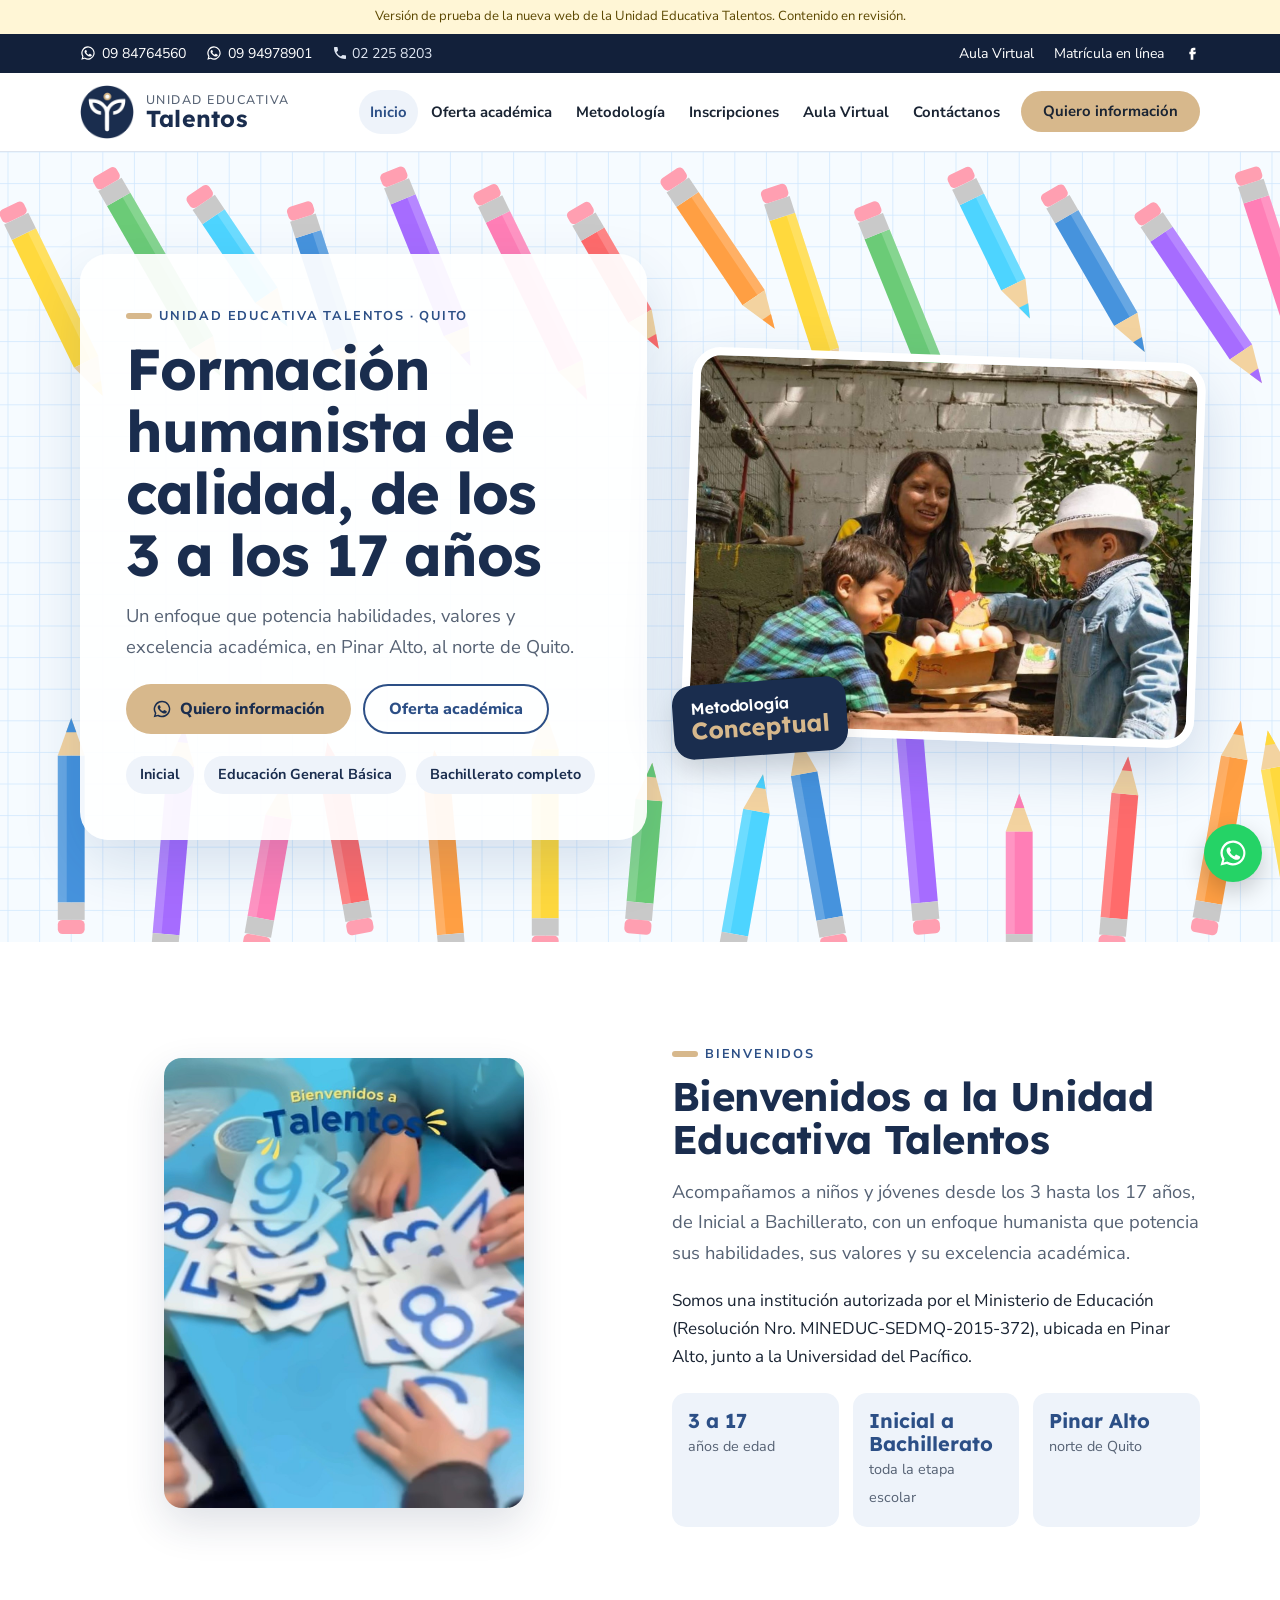
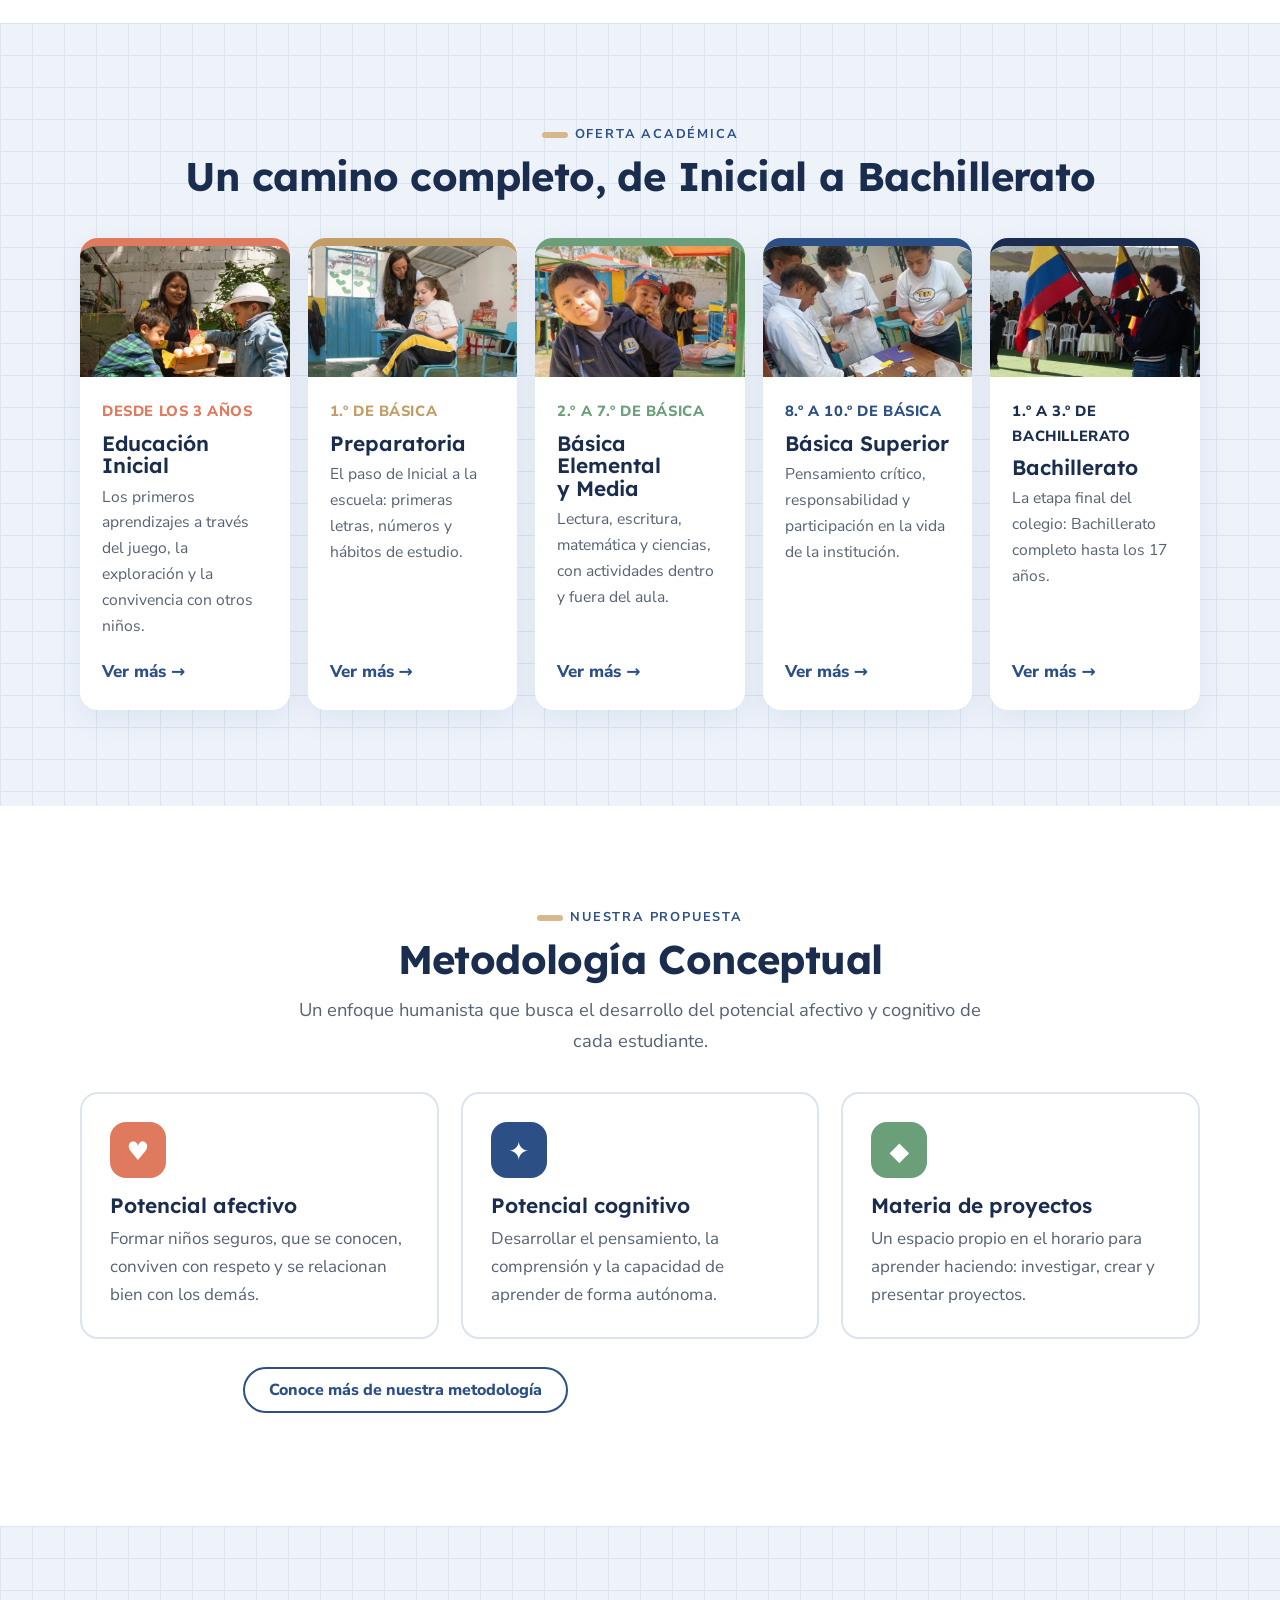
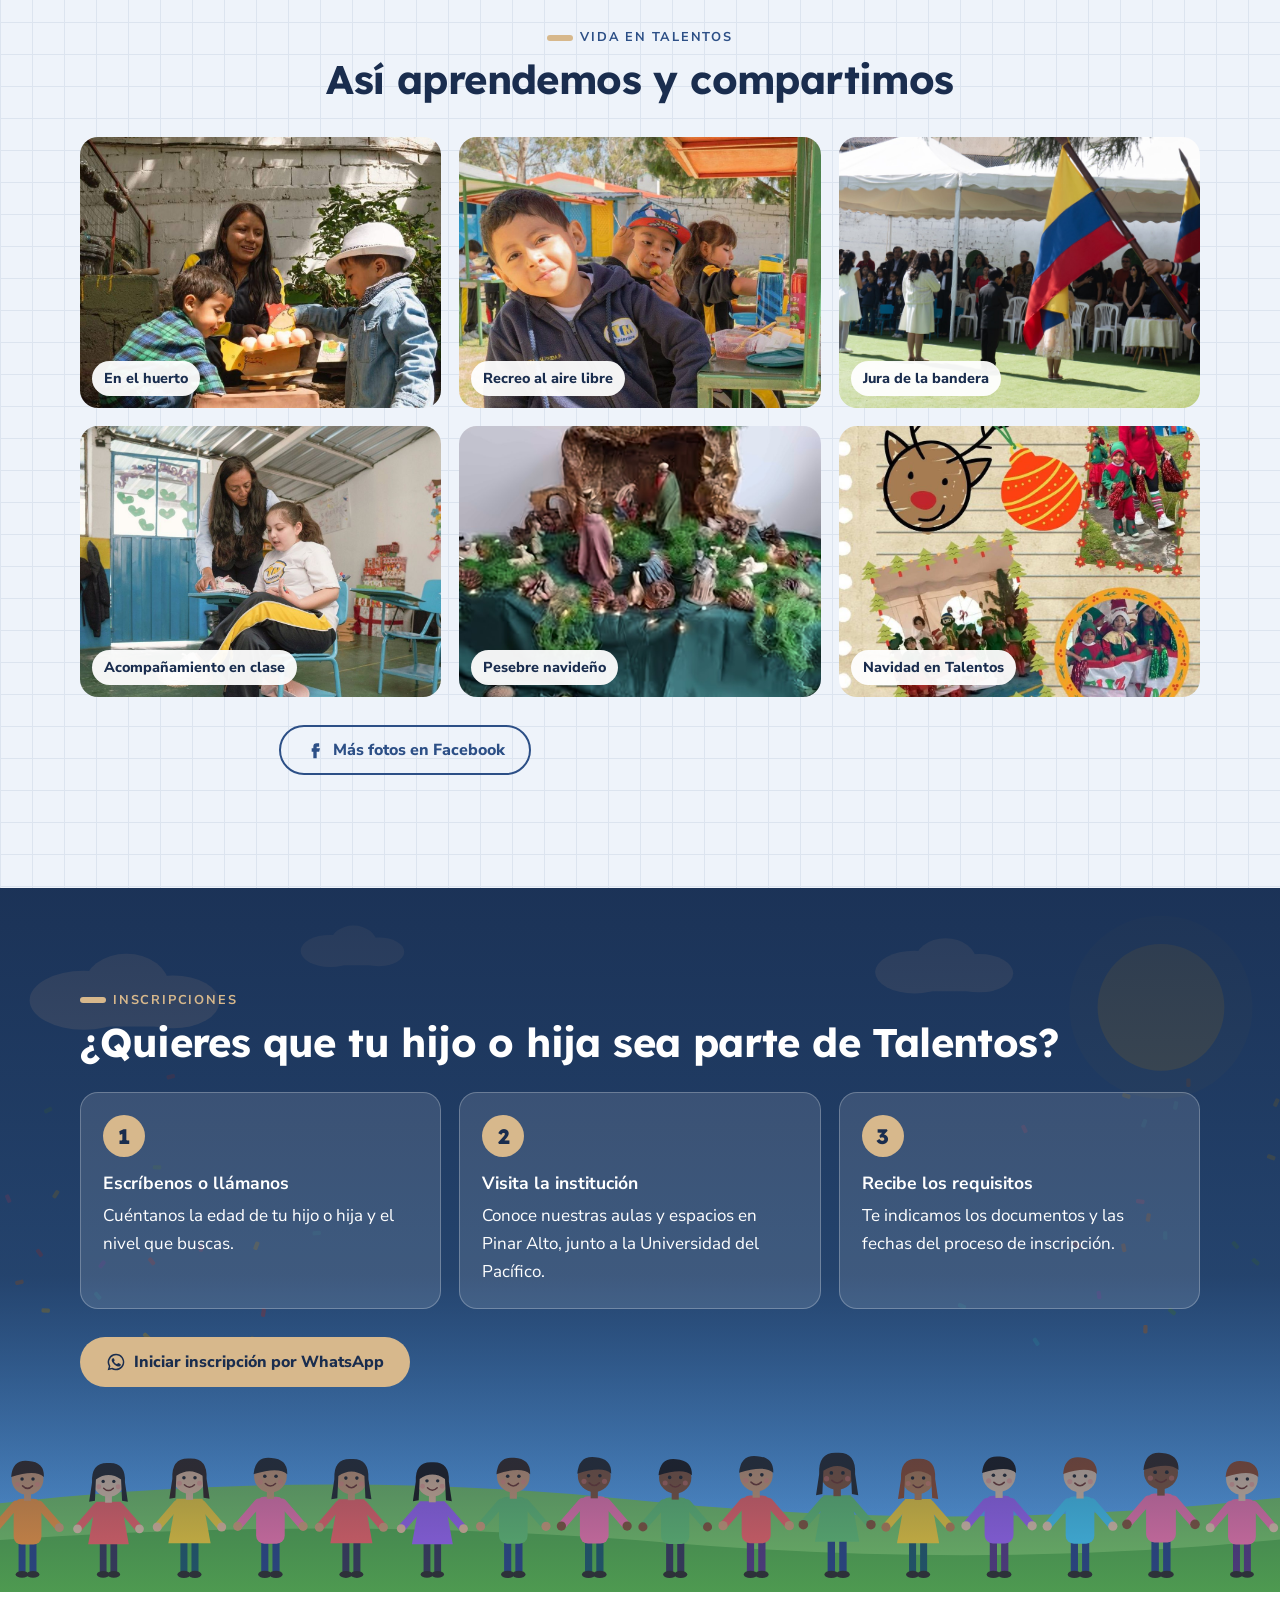
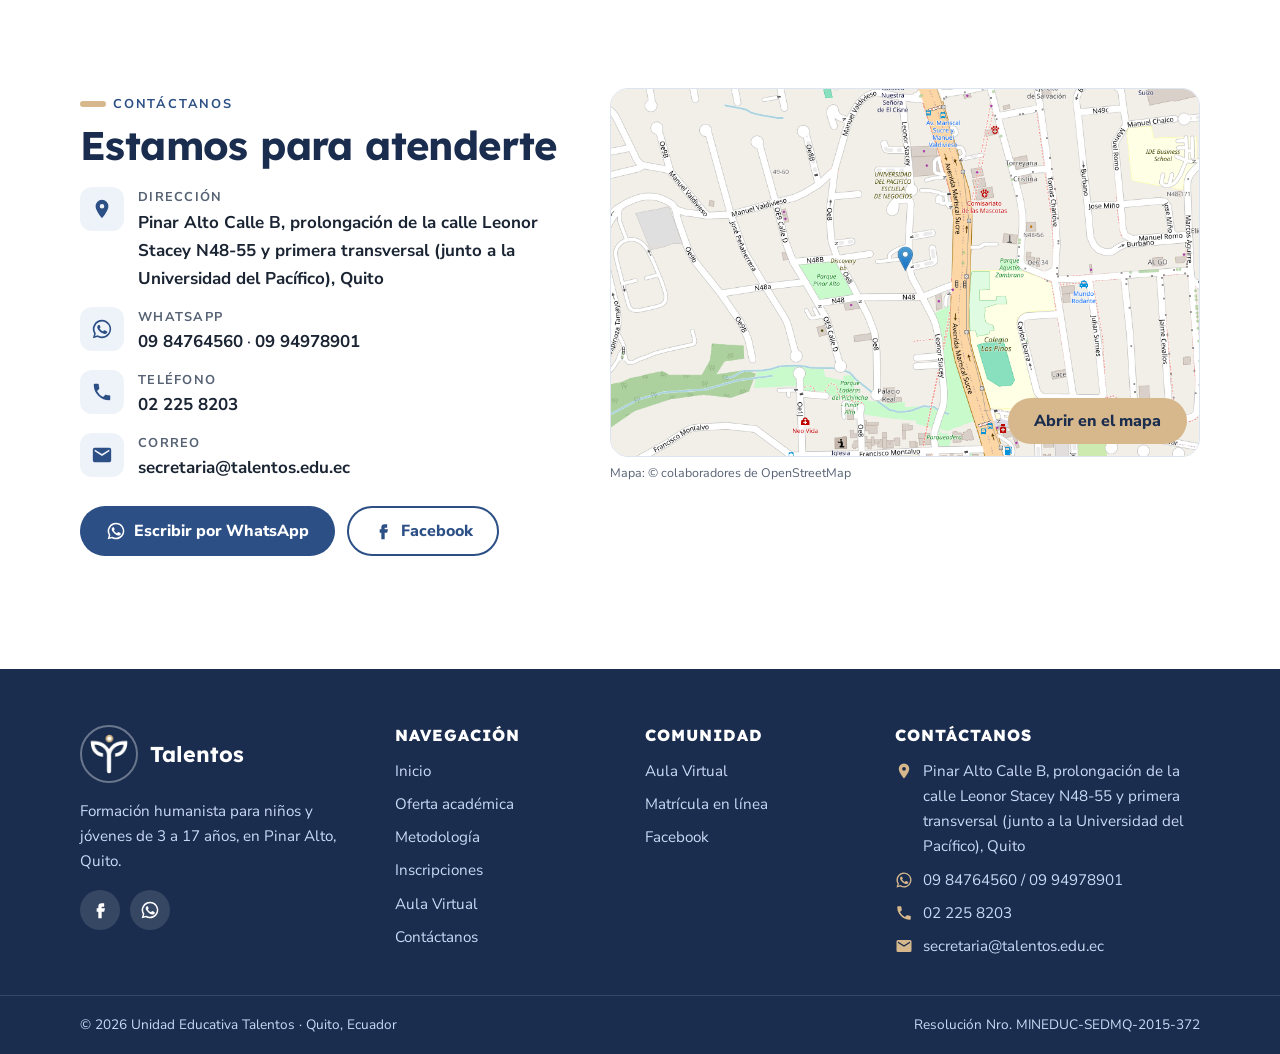
<file: index.html>
<!doctype html>
<html lang="es">
<head>
<meta charset="utf-8">
<meta name="viewport" content="width=device-width, initial-scale=1, viewport-fit=cover">
<title>Unidad Educativa Talentos</title>
<meta name="claude:viewport-fit-sides" content="cover">
<meta name="description" content="Formación humanista para niños y jóvenes de 3 a 17 años, de Inicial a Bachillerato, en Pinar Alto, Quito.">
<meta name="robots" content="noindex, nofollow">
<link rel="icon" href="img/favicon.png?v=202610291318">
<link rel="preconnect" href="https://fonts.googleapis.com"><link rel="preconnect" href="https://fonts.gstatic.com" crossorigin>
<link rel="stylesheet" href="https://fonts.googleapis.com/css2?family=Lexend:wght@500;600;700&family=Nunito+Sans:opsz,wght@6..12,400;6..12,700;6..12,800&display=swap">
<link rel="stylesheet" href="estilos.css?v=202610291318">
</head>
<body>
<div class="aviso">Versión de prueba de la nueva web de la Unidad Educativa Talentos. Contenido en revisión.</div>
<div class="topbar"><div class="wrap">
  <div class="grupo"><a href="https://wa.me/593984764560?text=Hola%2C%20quisiera%20informaci%C3%B3n%20sobre%20la%20Unidad%20Educativa%20Talentos" target="_blank" rel="noopener"><svg viewBox="0 0 24 24" aria-hidden="true"><path fill="currentColor" d="M12 2a10 10 0 0 0-8.6 15.1L2 22l5-1.3A10 10 0 1 0 12 2zm0 18.2a8.2 8.2 0 0 1-4.2-1.2l-.3-.2-3 .8.8-2.9-.2-.3A8.2 8.2 0 1 1 12 20.2zm4.5-6.1c-.2-.1-1.5-.7-1.7-.8s-.4-.1-.6.1-.7.8-.8 1-.3.2-.5.1a6.7 6.7 0 0 1-3.3-2.9c-.3-.4.3-.4.7-1.4.1-.2 0-.3 0-.5l-.8-1.8c-.2-.5-.4-.4-.6-.4h-.5a1 1 0 0 0-.7.3 3 3 0 0 0-.9 2.2 5.2 5.2 0 0 0 1.1 2.7 11.9 11.9 0 0 0 4.6 4c1.7.7 2.4.8 3.2.7a2.8 2.8 0 0 0 1.8-1.3 2.3 2.3 0 0 0 .2-1.3c-.1-.1-.3-.2-.5-.3z"/></svg> 09 84764560</a><a href="https://wa.me/593994978901?text=Hola%2C%20quisiera%20informaci%C3%B3n%20sobre%20la%20Unidad%20Educativa%20Talentos" target="_blank" rel="noopener"><svg viewBox="0 0 24 24" aria-hidden="true"><path fill="currentColor" d="M12 2a10 10 0 0 0-8.6 15.1L2 22l5-1.3A10 10 0 1 0 12 2zm0 18.2a8.2 8.2 0 0 1-4.2-1.2l-.3-.2-3 .8.8-2.9-.2-.3A8.2 8.2 0 1 1 12 20.2zm4.5-6.1c-.2-.1-1.5-.7-1.7-.8s-.4-.1-.6.1-.7.8-.8 1-.3.2-.5.1a6.7 6.7 0 0 1-3.3-2.9c-.3-.4.3-.4.7-1.4.1-.2 0-.3 0-.5l-.8-1.8c-.2-.5-.4-.4-.6-.4h-.5a1 1 0 0 0-.7.3 3 3 0 0 0-.9 2.2 5.2 5.2 0 0 0 1.1 2.7 11.9 11.9 0 0 0 4.6 4c1.7.7 2.4.8 3.2.7a2.8 2.8 0 0 0 1.8-1.3 2.3 2.3 0 0 0 .2-1.3c-.1-.1-.3-.2-.5-.3z"/></svg> 09 94978901</a><span><svg style="width:16px;height:16px;vertical-align:-3px" viewBox="0 0 24 24" aria-hidden="true"><path fill="currentColor" d="M6.6 10.8a15.2 15.2 0 0 0 6.6 6.6l2.2-2.2a1 1 0 0 1 1-.3 11.4 11.4 0 0 0 3.6.6 1 1 0 0 1 1 1V20a1 1 0 0 1-1 1A17 17 0 0 1 3 4a1 1 0 0 1 1-1h3.5a1 1 0 0 1 1 1 11.4 11.4 0 0 0 .6 3.6 1 1 0 0 1-.3 1z"/></svg> 02 225 8203</span></div>
  <div class="grupo"><a href="aula-virtual.html">Aula Virtual</a><a href="https://www.talentos.edu.ec/matriculas/index.php" target="_blank" rel="noopener">Matrícula en línea</a><a href="https://www.facebook.com/TalentosEcuador/" target="_blank" rel="noopener" aria-label="Facebook"><svg viewBox="0 0 24 24" aria-hidden="true"><path fill="currentColor" d="M14 8h3V4h-3a4 4 0 0 0-4 4v2H8v4h2v8h4v-8h3l1-4h-4V8.5c0-.3.2-.5.5-.5z"/></svg></a></div>
</div></div>
<header class="header"><div class="wrap">
  <a class="logo" href="index.html"><img src="img/logo-talentos.png?v=202610291318" alt="" width="54" height="54"><span>Unidad Educativa<b>Talentos</b></span></a>
  <button class="menu-btn" type="button" aria-expanded="false" aria-controls="nav"><span></span> Menú</button>
  <nav class="nav" id="nav" aria-label="Principal"><ul><li><a href="index.html" aria-current="page">Inicio</a></li><li><a href="oferta-academica.html">Oferta académica</a></li><li><a href="metodologia.html">Metodología</a></li><li><a href="inscripciones.html">Inscripciones</a></li><li><a href="aula-virtual.html">Aula Virtual</a></li><li><a href="contactanos.html">Contáctanos</a></li><li><a class="btn btn-sol" href="https://wa.me/593984764560?text=Hola%2C%20quisiera%20informaci%C3%B3n%20sobre%20la%20Unidad%20Educativa%20Talentos" target="_blank" rel="noopener">Quiero información</a></li></ul></nav>
</div></header>
<main>

<section class="hero"><div class="wrap">
 <div class="hero-card">
  <span class="eyebrow">Unidad Educativa Talentos · Quito</span>
  <h1>Formación humanista de calidad, de los 3 a los 17 años</h1>
  <p>Un enfoque que potencia habilidades, valores y excelencia académica, en Pinar Alto, al norte de Quito.</p>
  <div class="acciones"><a class="btn btn-sol" href="https://wa.me/593984764560?text=Hola%2C%20quisiera%20informaci%C3%B3n%20sobre%20la%20Unidad%20Educativa%20Talentos" target="_blank" rel="noopener"><svg viewBox="0 0 24 24" aria-hidden="true"><path fill="currentColor" d="M12 2a10 10 0 0 0-8.6 15.1L2 22l5-1.3A10 10 0 1 0 12 2zm0 18.2a8.2 8.2 0 0 1-4.2-1.2l-.3-.2-3 .8.8-2.9-.2-.3A8.2 8.2 0 1 1 12 20.2zm4.5-6.1c-.2-.1-1.5-.7-1.7-.8s-.4-.1-.6.1-.7.8-.8 1-.3.2-.5.1a6.7 6.7 0 0 1-3.3-2.9c-.3-.4.3-.4.7-1.4.1-.2 0-.3 0-.5l-.8-1.8c-.2-.5-.4-.4-.6-.4h-.5a1 1 0 0 0-.7.3 3 3 0 0 0-.9 2.2 5.2 5.2 0 0 0 1.1 2.7 11.9 11.9 0 0 0 4.6 4c1.7.7 2.4.8 3.2.7a2.8 2.8 0 0 0 1.8-1.3 2.3 2.3 0 0 0 .2-1.3c-.1-.1-.3-.2-.5-.3z"/></svg> Quiero información</a><a class="btn btn-linea" href="oferta-academica.html">Oferta académica</a></div>
  <div class="hero-chips"><span class="chip">Inicial</span><span class="chip">Educación General Básica</span><span class="chip">Bachillerato completo</span></div>
 </div>
 <div class="hero-foto"><img src="fotos/inicial-aula.jpg?v=202610291318" alt="Niños de Inicial con su docente en el huerto escolar"><div class="sello">Metodología<b>Conceptual</b></div></div>
</div></section>

<section class="section"><div class="wrap split">
 <img class="foto-bienvenida" src="fotos/bienvenida.jpg?v=202610291318" alt="Niños de Talentos trabajando con tarjetas de números: Bienvenidos a Talentos" loading="lazy">
 <div><span class="eyebrow">Bienvenidos</span><h2>Bienvenidos a la Unidad Educativa Talentos</h2>
  <p class="lead" style="margin-top:16px">Acompañamos a niños y jóvenes desde los 3 hasta los 17 años, de Inicial a Bachillerato, con un enfoque humanista que potencia sus habilidades, sus valores y su excelencia académica.</p>
  <p>Somos una institución autorizada por el Ministerio de Educación (Resolución Nro. MINEDUC-SEDMQ-2015-372), ubicada en Pinar Alto, junto a la Universidad del Pacífico.</p>
  <div class="datos"><div class="dato"><b>3 a 17</b><span>años de edad</span></div><div class="dato"><b>Inicial a Bachillerato</b><span>toda la etapa escolar</span></div><div class="dato"><b>Pinar Alto</b><span>norte de Quito</span></div></div>
 </div></div></section>

<section class="section fondo-cuadro"><div class="wrap">
 <div class="center"><span class="eyebrow">Oferta académica</span><h2>Un camino completo, de Inicial a Bachillerato</h2></div>
 <div class="niveles"><article class="nivel" style="--c:var(--coral)"><img src="fotos/inicial-aula.jpg?v=202610291318" alt="Educación Inicial" loading="lazy">
<div class="cuerpo"><span class="edad">Desde los 3 años</span><h3>Educación Inicial</h3><p>Los primeros aprendizajes a través del juego, la exploración y la convivencia con otros niños.</p><a class="mas" href="oferta-academica.html#inicial">Ver más</a></div></article><article class="nivel" style="--c:var(--sol-osc)"><img src="fotos/lectura.jpg?v=202610291318" alt="Preparatoria" loading="lazy">
<div class="cuerpo"><span class="edad">1.º de Básica</span><h3>Preparatoria</h3><p>El paso de Inicial a la escuela: primeras letras, números y hábitos de estudio.</p><a class="mas" href="oferta-academica.html#preparatoria">Ver más</a></div></article><article class="nivel" style="--c:var(--verde)"><img src="fotos/patio.jpg?v=202610291318" alt="Básica Elemental y Media" loading="lazy">
<div class="cuerpo"><span class="edad">2.º a 7.º de Básica</span><h3>Básica Elemental y Media</h3><p>Lectura, escritura, matemática y ciencias, con actividades dentro y fuera del aula.</p><a class="mas" href="oferta-academica.html#elemental-media">Ver más</a></div></article><article class="nivel" style="--c:var(--azul)"><img src="fotos/fisica.jpg?v=202610291318" alt="Básica Superior" loading="lazy">
<div class="cuerpo"><span class="edad">8.º a 10.º de Básica</span><h3>Básica Superior</h3><p>Pensamiento crítico, responsabilidad y participación en la vida de la institución.</p><a class="mas" href="oferta-academica.html#superior">Ver más</a></div></article><article class="nivel" style="--c:var(--azul-osc)"><img src="img/bachillerato.jpg?v=202610291318" alt="Bachillerato" loading="lazy">
<div class="cuerpo"><span class="edad">1.º a 3.º de Bachillerato</span><h3>Bachillerato</h3><p>La etapa final del colegio: Bachillerato completo hasta los 17 años.</p><a class="mas" href="oferta-academica.html#bachillerato">Ver más</a></div></article></div>
</div></section>

<section class="section"><div class="wrap">
 <div class="center"><span class="eyebrow">Nuestra propuesta</span><h2>Metodología Conceptual</h2>
 <p class="lead" style="margin-top:14px">Un enfoque humanista que busca el desarrollo del potencial afectivo y cognitivo de cada estudiante.</p></div>
 <div class="pilares">
  <div class="pilar" style="--c:var(--coral)"><div class="ico">♥</div><h3>Potencial afectivo</h3><p>Formar niños seguros, que se conocen, conviven con respeto y se relacionan bien con los demás.</p></div>
  <div class="pilar" style="--c:var(--azul)"><div class="ico">✦</div><h3>Potencial cognitivo</h3><p>Desarrollar el pensamiento, la comprensión y la capacidad de aprender de forma autónoma.</p></div>
  <div class="pilar" style="--c:var(--verde)"><div class="ico">◆</div><h3>Materia de proyectos</h3><p>Un espacio propio en el horario para aprender haciendo: investigar, crear y presentar proyectos.</p></div>
 </div>
 <p class="center" style="margin-top:28px"><a class="btn btn-linea" href="metodologia.html">Conoce más de nuestra metodología</a></p>
</div></section>

<section class="section fondo-cuadro"><div class="wrap">
 <div class="center"><span class="eyebrow">Vida en Talentos</span><h2>Así aprendemos y compartimos</h2></div>
 <div class="galeria"><figure><img src="fotos/inicial-aula.jpg?v=202610291318" alt="En el huerto" loading="lazy"><figcaption>En el huerto</figcaption></figure><figure><img src="fotos/patio.jpg?v=202610291318" alt="Recreo al aire libre" loading="lazy"><figcaption>Recreo al aire libre</figcaption></figure><figure><img src="fotos/jura-bandera.jpg?v=202610291318" alt="Jura de la bandera" loading="lazy"><figcaption>Jura de la bandera</figcaption></figure><figure><img src="fotos/lectura.jpg?v=202610291318" alt="Acompañamiento en clase" loading="lazy"><figcaption>Acompañamiento en clase</figcaption></figure><figure><img src="fotos/pesebre.jpg?v=202610291318" alt="Pesebre navideño" loading="lazy"><figcaption>Pesebre navideño</figcaption></figure><figure><img src="fotos/navidad.jpg?v=202610291318" alt="Navidad en Talentos" loading="lazy"><figcaption>Navidad en Talentos</figcaption></figure></div>
 <p class="center" style="margin-top:28px"><a class="btn btn-linea" href="https://www.facebook.com/TalentosEcuador/" target="_blank" rel="noopener"><svg viewBox="0 0 24 24" aria-hidden="true"><path fill="currentColor" d="M14 8h3V4h-3a4 4 0 0 0-4 4v2H8v4h2v8h4v-8h3l1-4h-4V8.5c0-.3.2-.5.5-.5z"/></svg> Más fotos en Facebook</a></p>
</div></section>

<section class="banda"><div class="wrap">
 <span class="eyebrow">Inscripciones</span><h2>¿Quieres que tu hijo o hija sea parte de Talentos?</h2>
 <ol class="pasos">
<li><b>Escríbenos o llámanos</b>Cuéntanos la edad de tu hijo o hija y el nivel que buscas.</li>
<li><b>Visita la institución</b>Conoce nuestras aulas y espacios en Pinar Alto, junto a la Universidad del Pacífico.</li>
<li><b>Recibe los requisitos</b>Te indicamos los documentos y las fechas del proceso de inscripción.</li></ol>
 <a class="btn btn-sol" href="https://wa.me/593984764560?text=Hola%2C%20quisiera%20informaci%C3%B3n%20sobre%20la%20Unidad%20Educativa%20Talentos" target="_blank" rel="noopener"><svg viewBox="0 0 24 24" aria-hidden="true"><path fill="currentColor" d="M12 2a10 10 0 0 0-8.6 15.1L2 22l5-1.3A10 10 0 1 0 12 2zm0 18.2a8.2 8.2 0 0 1-4.2-1.2l-.3-.2-3 .8.8-2.9-.2-.3A8.2 8.2 0 1 1 12 20.2zm4.5-6.1c-.2-.1-1.5-.7-1.7-.8s-.4-.1-.6.1-.7.8-.8 1-.3.2-.5.1a6.7 6.7 0 0 1-3.3-2.9c-.3-.4.3-.4.7-1.4.1-.2 0-.3 0-.5l-.8-1.8c-.2-.5-.4-.4-.6-.4h-.5a1 1 0 0 0-.7.3 3 3 0 0 0-.9 2.2 5.2 5.2 0 0 0 1.1 2.7 11.9 11.9 0 0 0 4.6 4c1.7.7 2.4.8 3.2.7a2.8 2.8 0 0 0 1.8-1.3 2.3 2.3 0 0 0 .2-1.3c-.1-.1-.3-.2-.5-.3z"/></svg> Iniciar inscripción por WhatsApp</a>
</div></section>

<section class="section"><div class="wrap"><div class="contacto">
<div><span class="eyebrow">Contáctanos</span><h2>Estamos para atenderte</h2>
<ul class="lista-contacto">
<li><span class="i"><svg viewBox="0 0 24 24" aria-hidden="true"><path fill="currentColor" d="M12 2a7 7 0 0 0-7 7c0 5.2 7 13 7 13s7-7.8 7-13a7 7 0 0 0-7-7zm0 9.5A2.5 2.5 0 1 1 12 6.5a2.5 2.5 0 0 1 0 5z"/></svg></span><div><b>Dirección</b><span>Pinar Alto Calle B, prolongación de la calle Leonor Stacey N48-55 y primera transversal (junto a la Universidad del Pacífico), Quito</span></div></li>
<li><span class="i"><svg viewBox="0 0 24 24" aria-hidden="true"><path fill="currentColor" d="M12 2a10 10 0 0 0-8.6 15.1L2 22l5-1.3A10 10 0 1 0 12 2zm0 18.2a8.2 8.2 0 0 1-4.2-1.2l-.3-.2-3 .8.8-2.9-.2-.3A8.2 8.2 0 1 1 12 20.2zm4.5-6.1c-.2-.1-1.5-.7-1.7-.8s-.4-.1-.6.1-.7.8-.8 1-.3.2-.5.1a6.7 6.7 0 0 1-3.3-2.9c-.3-.4.3-.4.7-1.4.1-.2 0-.3 0-.5l-.8-1.8c-.2-.5-.4-.4-.6-.4h-.5a1 1 0 0 0-.7.3 3 3 0 0 0-.9 2.2 5.2 5.2 0 0 0 1.1 2.7 11.9 11.9 0 0 0 4.6 4c1.7.7 2.4.8 3.2.7a2.8 2.8 0 0 0 1.8-1.3 2.3 2.3 0 0 0 .2-1.3c-.1-.1-.3-.2-.5-.3z"/></svg></span><div><b>WhatsApp</b><span>09 84764560</span> · <span>09 94978901</span></div></li>
<li><span class="i"><svg viewBox="0 0 24 24" aria-hidden="true"><path fill="currentColor" d="M6.6 10.8a15.2 15.2 0 0 0 6.6 6.6l2.2-2.2a1 1 0 0 1 1-.3 11.4 11.4 0 0 0 3.6.6 1 1 0 0 1 1 1V20a1 1 0 0 1-1 1A17 17 0 0 1 3 4a1 1 0 0 1 1-1h3.5a1 1 0 0 1 1 1 11.4 11.4 0 0 0 .6 3.6 1 1 0 0 1-.3 1z"/></svg></span><div><b>Teléfono</b><span>02 225 8203</span></div></li>
<li><span class="i"><svg viewBox="0 0 24 24" aria-hidden="true"><path fill="currentColor" d="M20 4H4a2 2 0 0 0-2 2v12a2 2 0 0 0 2 2h16a2 2 0 0 0 2-2V6a2 2 0 0 0-2-2zm0 4-8 5-8-5V6l8 5 8-5z"/></svg></span><div><b>Correo</b><span>secretaria@talentos.edu.ec</span></div></li>
</ul>
<p style="margin-top:24px;display:flex;gap:12px;flex-wrap:wrap"><a class="btn btn-azul" href="https://wa.me/593984764560?text=Hola%2C%20quisiera%20informaci%C3%B3n%20sobre%20la%20Unidad%20Educativa%20Talentos" target="_blank" rel="noopener"><svg viewBox="0 0 24 24" aria-hidden="true"><path fill="currentColor" d="M12 2a10 10 0 0 0-8.6 15.1L2 22l5-1.3A10 10 0 1 0 12 2zm0 18.2a8.2 8.2 0 0 1-4.2-1.2l-.3-.2-3 .8.8-2.9-.2-.3A8.2 8.2 0 1 1 12 20.2zm4.5-6.1c-.2-.1-1.5-.7-1.7-.8s-.4-.1-.6.1-.7.8-.8 1-.3.2-.5.1a6.7 6.7 0 0 1-3.3-2.9c-.3-.4.3-.4.7-1.4.1-.2 0-.3 0-.5l-.8-1.8c-.2-.5-.4-.4-.6-.4h-.5a1 1 0 0 0-.7.3 3 3 0 0 0-.9 2.2 5.2 5.2 0 0 0 1.1 2.7 11.9 11.9 0 0 0 4.6 4c1.7.7 2.4.8 3.2.7a2.8 2.8 0 0 0 1.8-1.3 2.3 2.3 0 0 0 .2-1.3c-.1-.1-.3-.2-.5-.3z"/></svg> Escribir por WhatsApp</a><a class="btn btn-linea" href="https://www.facebook.com/TalentosEcuador/" target="_blank" rel="noopener"><svg viewBox="0 0 24 24" aria-hidden="true"><path fill="currentColor" d="M14 8h3V4h-3a4 4 0 0 0-4 4v2H8v4h2v8h4v-8h3l1-4h-4V8.5c0-.3.2-.5.5-.5z"/></svg> Facebook</a></p></div>
<div><a class="mapa" href="https://www.openstreetmap.org/?mlat=-0.15151&mlon=-78.49880#map=17/-0.15151/-78.49880" target="_blank" rel="noopener"><img src="img/mapa.png?v=202610291318" alt="Mapa de la ubicación de la Unidad Educativa Talentos en Pinar Alto, Quito"><span class="btn btn-sol ver">Abrir en el mapa</span></a>
<p class="credito">Mapa: © colaboradores de OpenStreetMap</p></div></div></div></section>

</main>
<footer class="footer">
  <div class="wrap">
    <div><span class="logo-pie"><img src="img/logo-talentos.png?v=202610291318" alt="" width="58" height="58"><b>Talentos</b></span>
      <p style="margin-top:16px">Formación humanista para niños y jóvenes de 3 a 17 años, en Pinar Alto, Quito.</p>
      <div class="redes"><a href="https://www.facebook.com/TalentosEcuador/" target="_blank" rel="noopener" aria-label="Facebook"><svg viewBox="0 0 24 24" aria-hidden="true"><path fill="currentColor" d="M14 8h3V4h-3a4 4 0 0 0-4 4v2H8v4h2v8h4v-8h3l1-4h-4V8.5c0-.3.2-.5.5-.5z"/></svg></a><a href="https://wa.me/593984764560?text=Hola%2C%20quisiera%20informaci%C3%B3n%20sobre%20la%20Unidad%20Educativa%20Talentos" target="_blank" rel="noopener" aria-label="WhatsApp"><svg viewBox="0 0 24 24" aria-hidden="true"><path fill="currentColor" d="M12 2a10 10 0 0 0-8.6 15.1L2 22l5-1.3A10 10 0 1 0 12 2zm0 18.2a8.2 8.2 0 0 1-4.2-1.2l-.3-.2-3 .8.8-2.9-.2-.3A8.2 8.2 0 1 1 12 20.2zm4.5-6.1c-.2-.1-1.5-.7-1.7-.8s-.4-.1-.6.1-.7.8-.8 1-.3.2-.5.1a6.7 6.7 0 0 1-3.3-2.9c-.3-.4.3-.4.7-1.4.1-.2 0-.3 0-.5l-.8-1.8c-.2-.5-.4-.4-.6-.4h-.5a1 1 0 0 0-.7.3 3 3 0 0 0-.9 2.2 5.2 5.2 0 0 0 1.1 2.7 11.9 11.9 0 0 0 4.6 4c1.7.7 2.4.8 3.2.7a2.8 2.8 0 0 0 1.8-1.3 2.3 2.3 0 0 0 .2-1.3c-.1-.1-.3-.2-.5-.3z"/></svg></a></div></div>
    <div><h4>Navegación</h4><ul><li><a href="index.html">Inicio</a></li><li><a href="oferta-academica.html">Oferta académica</a></li><li><a href="metodologia.html">Metodología</a></li><li><a href="inscripciones.html">Inscripciones</a></li><li><a href="aula-virtual.html">Aula Virtual</a></li><li><a href="contactanos.html">Contáctanos</a></li></ul></div>
    <div><h4>Comunidad</h4><ul><li><a href="aula-virtual.html">Aula Virtual</a></li><li><a href="https://www.talentos.edu.ec/matriculas/index.php" target="_blank" rel="noopener">Matrícula en línea</a></li><li><a href="https://www.facebook.com/TalentosEcuador/" target="_blank" rel="noopener">Facebook</a></li></ul></div>
    <div><h4>Contáctanos</h4><ul class="contacto-pie">
      <li><svg viewBox="0 0 24 24" aria-hidden="true"><path fill="currentColor" d="M12 2a7 7 0 0 0-7 7c0 5.2 7 13 7 13s7-7.8 7-13a7 7 0 0 0-7-7zm0 9.5A2.5 2.5 0 1 1 12 6.5a2.5 2.5 0 0 1 0 5z"/></svg><span>Pinar Alto Calle B, prolongación de la calle Leonor Stacey N48-55 y primera transversal (junto a la Universidad del Pacífico), Quito</span></li>
      <li><svg viewBox="0 0 24 24" aria-hidden="true"><path fill="currentColor" d="M12 2a10 10 0 0 0-8.6 15.1L2 22l5-1.3A10 10 0 1 0 12 2zm0 18.2a8.2 8.2 0 0 1-4.2-1.2l-.3-.2-3 .8.8-2.9-.2-.3A8.2 8.2 0 1 1 12 20.2zm4.5-6.1c-.2-.1-1.5-.7-1.7-.8s-.4-.1-.6.1-.7.8-.8 1-.3.2-.5.1a6.7 6.7 0 0 1-3.3-2.9c-.3-.4.3-.4.7-1.4.1-.2 0-.3 0-.5l-.8-1.8c-.2-.5-.4-.4-.6-.4h-.5a1 1 0 0 0-.7.3 3 3 0 0 0-.9 2.2 5.2 5.2 0 0 0 1.1 2.7 11.9 11.9 0 0 0 4.6 4c1.7.7 2.4.8 3.2.7a2.8 2.8 0 0 0 1.8-1.3 2.3 2.3 0 0 0 .2-1.3c-.1-.1-.3-.2-.5-.3z"/></svg><span>09 84764560 / 09 94978901</span></li>
      <li><svg viewBox="0 0 24 24" aria-hidden="true"><path fill="currentColor" d="M6.6 10.8a15.2 15.2 0 0 0 6.6 6.6l2.2-2.2a1 1 0 0 1 1-.3 11.4 11.4 0 0 0 3.6.6 1 1 0 0 1 1 1V20a1 1 0 0 1-1 1A17 17 0 0 1 3 4a1 1 0 0 1 1-1h3.5a1 1 0 0 1 1 1 11.4 11.4 0 0 0 .6 3.6 1 1 0 0 1-.3 1z"/></svg><span>02 225 8203</span></li>
      <li><svg viewBox="0 0 24 24" aria-hidden="true"><path fill="currentColor" d="M20 4H4a2 2 0 0 0-2 2v12a2 2 0 0 0 2 2h16a2 2 0 0 0 2-2V6a2 2 0 0 0-2-2zm0 4-8 5-8-5V6l8 5 8-5z"/></svg><span>secretaria@talentos.edu.ec</span></li></ul></div>
  </div>
  <div class="legal"><div class="wrap"><span>© <span id="anio">2026</span> Unidad Educativa Talentos · Quito, Ecuador</span><span>Resolución Nro. MINEDUC-SEDMQ-2015-372</span></div></div>
</footer>
<a class="wa-flot" href="https://wa.me/593984764560?text=Hola%2C%20quisiera%20informaci%C3%B3n%20sobre%20la%20Unidad%20Educativa%20Talentos" target="_blank" rel="noopener" aria-label="Escríbenos por WhatsApp"><svg viewBox="0 0 24 24" aria-hidden="true"><path fill="currentColor" d="M12 2a10 10 0 0 0-8.6 15.1L2 22l5-1.3A10 10 0 1 0 12 2zm0 18.2a8.2 8.2 0 0 1-4.2-1.2l-.3-.2-3 .8.8-2.9-.2-.3A8.2 8.2 0 1 1 12 20.2zm4.5-6.1c-.2-.1-1.5-.7-1.7-.8s-.4-.1-.6.1-.7.8-.8 1-.3.2-.5.1a6.7 6.7 0 0 1-3.3-2.9c-.3-.4.3-.4.7-1.4.1-.2 0-.3 0-.5l-.8-1.8c-.2-.5-.4-.4-.6-.4h-.5a1 1 0 0 0-.7.3 3 3 0 0 0-.9 2.2 5.2 5.2 0 0 0 1.1 2.7 11.9 11.9 0 0 0 4.6 4c1.7.7 2.4.8 3.2.7a2.8 2.8 0 0 0 1.8-1.3 2.3 2.3 0 0 0 .2-1.3c-.1-.1-.3-.2-.5-.3z"/></svg></a>
<script>document.addEventListener('DOMContentLoaded',function(){var b=document.querySelector('.menu-btn'),n=document.getElementById('nav');
if(b&&n){b.addEventListener('click',function(){var a=n.classList.toggle('abierto');b.setAttribute('aria-expanded',a?'true':'false');});}
var y=document.getElementById('anio');if(y)y.textContent=new Date().getFullYear();});</script>
</body>
</html>
</file>
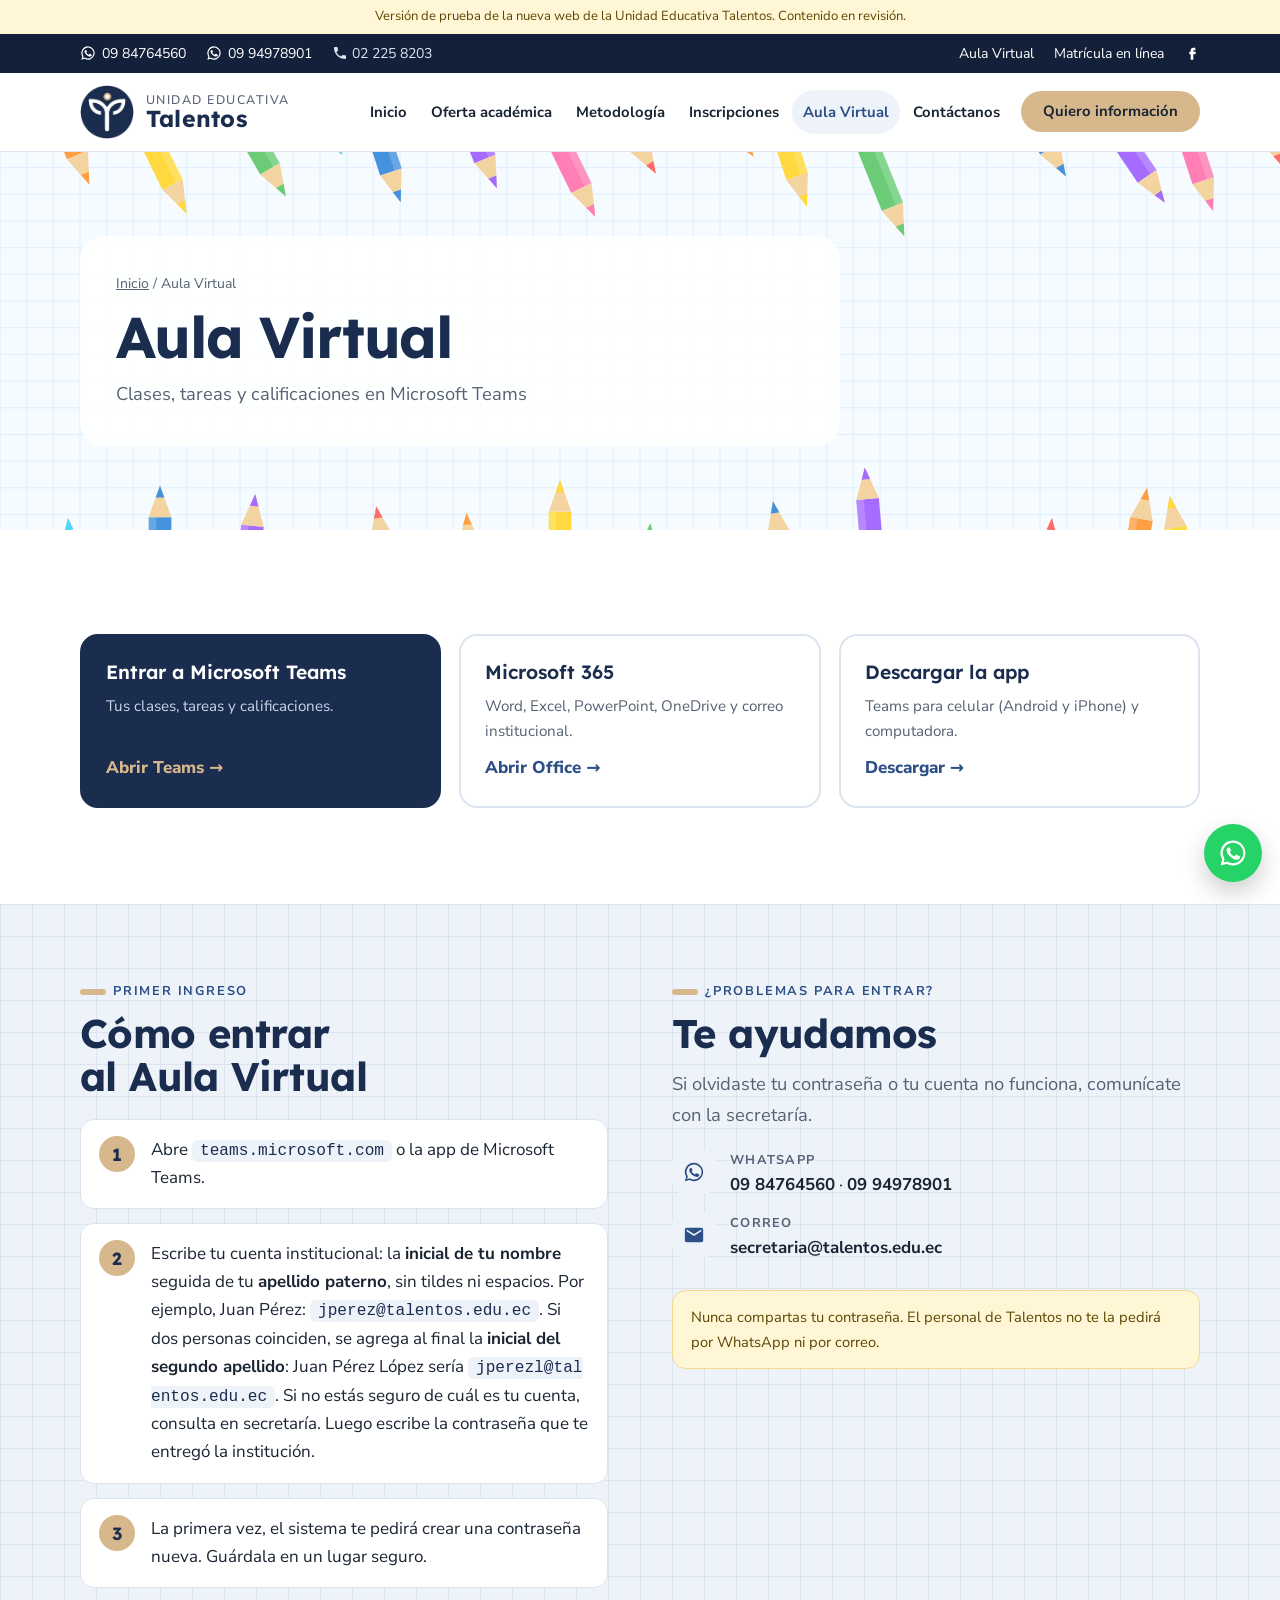
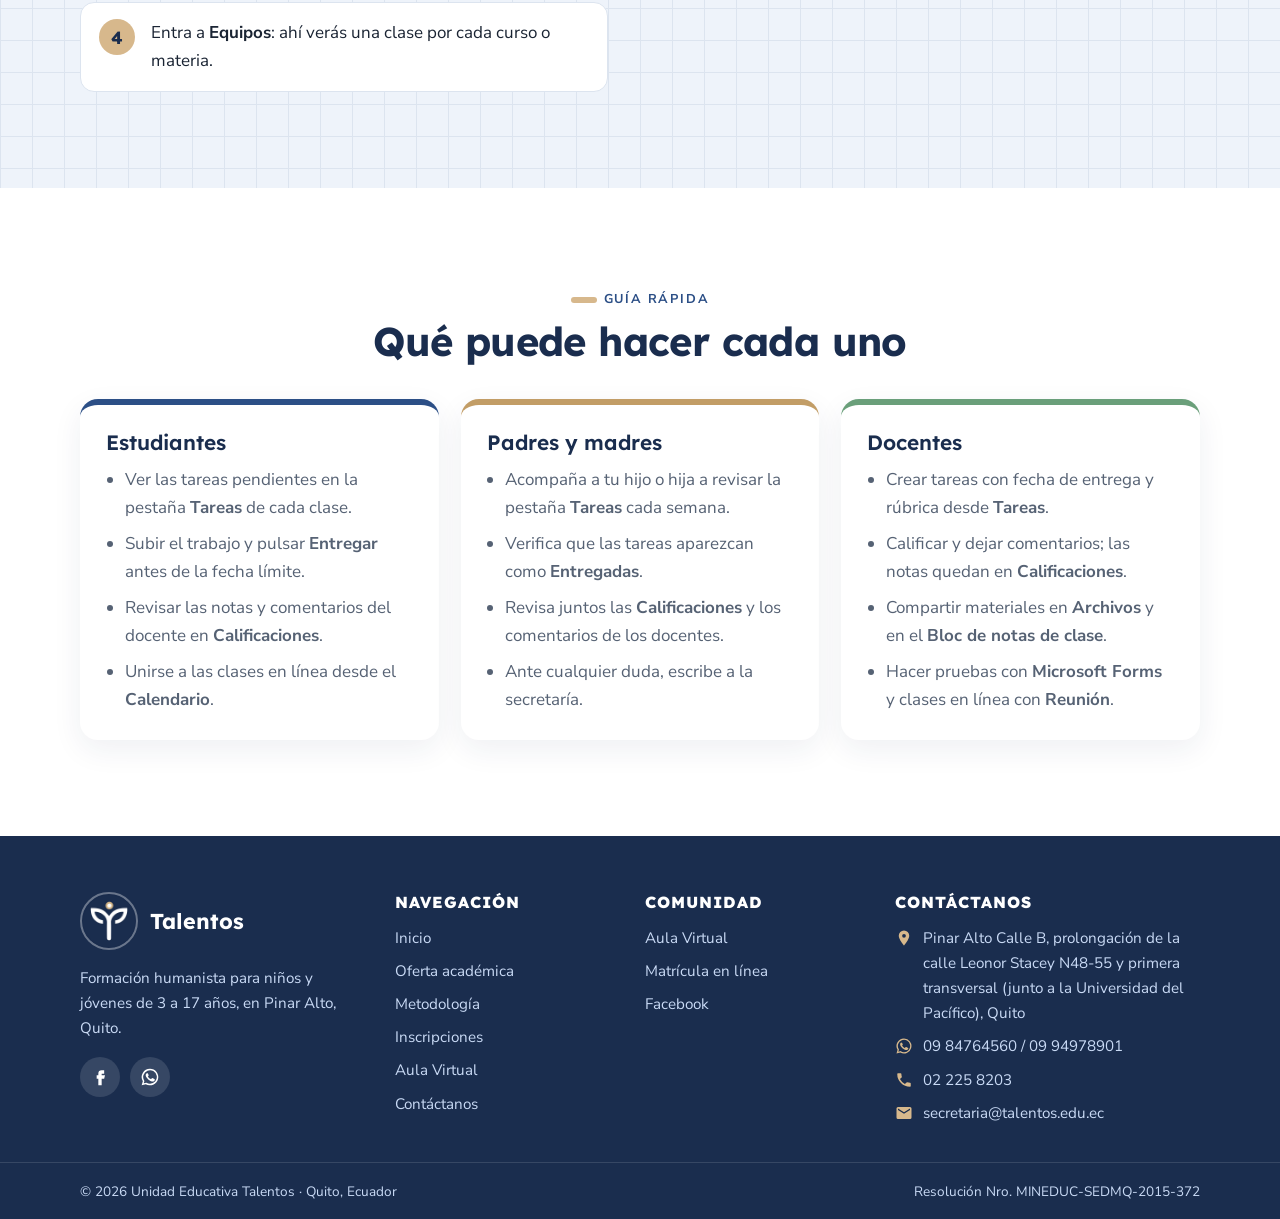
<file: aula-virtual.html>
<!doctype html>
<html lang="es">
<head>
<meta charset="utf-8">
<meta name="viewport" content="width=device-width, initial-scale=1, viewport-fit=cover">
<title>Aula Virtual | Talentos</title>
<meta name="claude:viewport-fit-sides" content="cover">
<meta name="description" content="Acceso al Aula Virtual de la Unidad Educativa Talentos en Microsoft Teams.">
<meta name="robots" content="noindex, nofollow">
<link rel="icon" href="img/favicon.png?v=202610291318">
<link rel="preconnect" href="https://fonts.googleapis.com"><link rel="preconnect" href="https://fonts.gstatic.com" crossorigin>
<link rel="stylesheet" href="https://fonts.googleapis.com/css2?family=Lexend:wght@500;600;700&family=Nunito+Sans:opsz,wght@6..12,400;6..12,700;6..12,800&display=swap">
<link rel="stylesheet" href="estilos.css?v=202610291318">
</head>
<body>
<div class="aviso">Versión de prueba de la nueva web de la Unidad Educativa Talentos. Contenido en revisión.</div>
<div class="topbar"><div class="wrap">
  <div class="grupo"><a href="https://wa.me/593984764560?text=Hola%2C%20quisiera%20informaci%C3%B3n%20sobre%20la%20Unidad%20Educativa%20Talentos" target="_blank" rel="noopener"><svg viewBox="0 0 24 24" aria-hidden="true"><path fill="currentColor" d="M12 2a10 10 0 0 0-8.6 15.1L2 22l5-1.3A10 10 0 1 0 12 2zm0 18.2a8.2 8.2 0 0 1-4.2-1.2l-.3-.2-3 .8.8-2.9-.2-.3A8.2 8.2 0 1 1 12 20.2zm4.5-6.1c-.2-.1-1.5-.7-1.7-.8s-.4-.1-.6.1-.7.8-.8 1-.3.2-.5.1a6.7 6.7 0 0 1-3.3-2.9c-.3-.4.3-.4.7-1.4.1-.2 0-.3 0-.5l-.8-1.8c-.2-.5-.4-.4-.6-.4h-.5a1 1 0 0 0-.7.3 3 3 0 0 0-.9 2.2 5.2 5.2 0 0 0 1.1 2.7 11.9 11.9 0 0 0 4.6 4c1.7.7 2.4.8 3.2.7a2.8 2.8 0 0 0 1.8-1.3 2.3 2.3 0 0 0 .2-1.3c-.1-.1-.3-.2-.5-.3z"/></svg> 09 84764560</a><a href="https://wa.me/593994978901?text=Hola%2C%20quisiera%20informaci%C3%B3n%20sobre%20la%20Unidad%20Educativa%20Talentos" target="_blank" rel="noopener"><svg viewBox="0 0 24 24" aria-hidden="true"><path fill="currentColor" d="M12 2a10 10 0 0 0-8.6 15.1L2 22l5-1.3A10 10 0 1 0 12 2zm0 18.2a8.2 8.2 0 0 1-4.2-1.2l-.3-.2-3 .8.8-2.9-.2-.3A8.2 8.2 0 1 1 12 20.2zm4.5-6.1c-.2-.1-1.5-.7-1.7-.8s-.4-.1-.6.1-.7.8-.8 1-.3.2-.5.1a6.7 6.7 0 0 1-3.3-2.9c-.3-.4.3-.4.7-1.4.1-.2 0-.3 0-.5l-.8-1.8c-.2-.5-.4-.4-.6-.4h-.5a1 1 0 0 0-.7.3 3 3 0 0 0-.9 2.2 5.2 5.2 0 0 0 1.1 2.7 11.9 11.9 0 0 0 4.6 4c1.7.7 2.4.8 3.2.7a2.8 2.8 0 0 0 1.8-1.3 2.3 2.3 0 0 0 .2-1.3c-.1-.1-.3-.2-.5-.3z"/></svg> 09 94978901</a><span><svg style="width:16px;height:16px;vertical-align:-3px" viewBox="0 0 24 24" aria-hidden="true"><path fill="currentColor" d="M6.6 10.8a15.2 15.2 0 0 0 6.6 6.6l2.2-2.2a1 1 0 0 1 1-.3 11.4 11.4 0 0 0 3.6.6 1 1 0 0 1 1 1V20a1 1 0 0 1-1 1A17 17 0 0 1 3 4a1 1 0 0 1 1-1h3.5a1 1 0 0 1 1 1 11.4 11.4 0 0 0 .6 3.6 1 1 0 0 1-.3 1z"/></svg> 02 225 8203</span></div>
  <div class="grupo"><a href="aula-virtual.html">Aula Virtual</a><a href="https://www.talentos.edu.ec/matriculas/index.php" target="_blank" rel="noopener">Matrícula en línea</a><a href="https://www.facebook.com/TalentosEcuador/" target="_blank" rel="noopener" aria-label="Facebook"><svg viewBox="0 0 24 24" aria-hidden="true"><path fill="currentColor" d="M14 8h3V4h-3a4 4 0 0 0-4 4v2H8v4h2v8h4v-8h3l1-4h-4V8.5c0-.3.2-.5.5-.5z"/></svg></a></div>
</div></div>
<header class="header"><div class="wrap">
  <a class="logo" href="index.html"><img src="img/logo-talentos.png?v=202610291318" alt="" width="54" height="54"><span>Unidad Educativa<b>Talentos</b></span></a>
  <button class="menu-btn" type="button" aria-expanded="false" aria-controls="nav"><span></span> Menú</button>
  <nav class="nav" id="nav" aria-label="Principal"><ul><li><a href="index.html">Inicio</a></li><li><a href="oferta-academica.html">Oferta académica</a></li><li><a href="metodologia.html">Metodología</a></li><li><a href="inscripciones.html">Inscripciones</a></li><li><a href="aula-virtual.html" aria-current="page">Aula Virtual</a></li><li><a href="contactanos.html">Contáctanos</a></li><li><a class="btn btn-sol" href="https://wa.me/593984764560?text=Hola%2C%20quisiera%20informaci%C3%B3n%20sobre%20la%20Unidad%20Educativa%20Talentos" target="_blank" rel="noopener">Quiero información</a></li></ul></nav>
</div></header>
<main>
<section class="page-head"><div class="wrap"><div class="caja"><div class="migas"><a href="index.html">Inicio</a> / Aula Virtual</div><h1>Aula Virtual</h1><p class="lead" style="margin-top:12px;margin-bottom:0">Clases, tareas y calificaciones en Microsoft Teams</p></div></div></section>
<section class="section"><div class="wrap">
 <div class="accesos">
  <a class="acceso principal" href="https://teams.microsoft.com" target="_blank" rel="noopener"><b>Entrar a Microsoft Teams</b><span>Tus clases, tareas y calificaciones.</span><em>Abrir Teams →</em></a>
  <a class="acceso" href="https://www.office.com" target="_blank" rel="noopener"><b>Microsoft 365</b><span>Word, Excel, PowerPoint, OneDrive y correo institucional.</span><em>Abrir Office →</em></a>
  <a class="acceso" href="https://www.microsoft.com/microsoft-teams/download-app" target="_blank" rel="noopener"><b>Descargar la app</b><span>Teams para celular (Android y iPhone) y computadora.</span><em>Descargar →</em></a>
 </div>
</div></section>

<section class="section fondo-cuadro" style="padding-top:clamp(40px,6vw,72px)"><div class="wrap split" style="align-items:start">
 <div><span class="eyebrow">Primer ingreso</span><h2>Cómo entrar al Aula Virtual</h2>
 <ol class="pasos-claros">
  <li><div>Abre <code>teams.microsoft.com</code> o la app de Microsoft Teams.</div></li>
  <li><div>Escribe tu cuenta institucional: la <b>inicial de tu nombre</b> seguida de tu <b>apellido paterno</b>, sin tildes ni espacios. Por ejemplo, Juan Pérez: <code>jperez@talentos.edu.ec</code>. Si dos personas coinciden, se agrega al final la <b>inicial del segundo apellido</b>: Juan Pérez López sería <code>jperezl@talentos.edu.ec</code>. Si no estás seguro de cuál es tu cuenta, consulta en secretaría. Luego escribe la contraseña que te entregó la institución.</div></li>
  <li><div>La primera vez, el sistema te pedirá crear una contraseña nueva. Guárdala en un lugar seguro.</div></li>
  <li><div>Entra a <b>Equipos</b>: ahí verás una clase por cada curso o materia.</div></li>
 </ol></div>
 <div><span class="eyebrow">¿Problemas para entrar?</span><h2>Te ayudamos</h2>
 <p class="lead" style="margin-top:14px">Si olvidaste tu contraseña o tu cuenta no funciona, comunícate con la secretaría.</p>
 <ul class="lista-contacto">
  <li><span class="i"><svg viewBox="0 0 24 24" aria-hidden="true"><path fill="currentColor" d="M12 2a10 10 0 0 0-8.6 15.1L2 22l5-1.3A10 10 0 1 0 12 2zm0 18.2a8.2 8.2 0 0 1-4.2-1.2l-.3-.2-3 .8.8-2.9-.2-.3A8.2 8.2 0 1 1 12 20.2zm4.5-6.1c-.2-.1-1.5-.7-1.7-.8s-.4-.1-.6.1-.7.8-.8 1-.3.2-.5.1a6.7 6.7 0 0 1-3.3-2.9c-.3-.4.3-.4.7-1.4.1-.2 0-.3 0-.5l-.8-1.8c-.2-.5-.4-.4-.6-.4h-.5a1 1 0 0 0-.7.3 3 3 0 0 0-.9 2.2 5.2 5.2 0 0 0 1.1 2.7 11.9 11.9 0 0 0 4.6 4c1.7.7 2.4.8 3.2.7a2.8 2.8 0 0 0 1.8-1.3 2.3 2.3 0 0 0 .2-1.3c-.1-.1-.3-.2-.5-.3z"/></svg></span><div><b>WhatsApp</b><span>09 84764560</span> · <span>09 94978901</span></div></li>
  <li><span class="i"><svg viewBox="0 0 24 24" aria-hidden="true"><path fill="currentColor" d="M20 4H4a2 2 0 0 0-2 2v12a2 2 0 0 0 2 2h16a2 2 0 0 0 2-2V6a2 2 0 0 0-2-2zm0 4-8 5-8-5V6l8 5 8-5z"/></svg></span><div><b>Correo</b><span>secretaria@talentos.edu.ec</span></div></li>
 </ul>
 <p class="nota">Nunca compartas tu contraseña. El personal de Talentos no te la pedirá por WhatsApp ni por correo.</p></div>
</div></section>

<section class="section"><div class="wrap">
 <div class="center"><span class="eyebrow">Guía rápida</span><h2>Qué puede hacer cada uno</h2></div>
 <div class="perfiles">
  <div class="perfil" style="--c:var(--azul)"><h3>Estudiantes</h3><ul>
   <li>Ver las tareas pendientes en la pestaña <b>Tareas</b> de cada clase.</li>
   <li>Subir el trabajo y pulsar <b>Entregar</b> antes de la fecha límite.</li>
   <li>Revisar las notas y comentarios del docente en <b>Calificaciones</b>.</li>
   <li>Unirse a las clases en línea desde el <b>Calendario</b>.</li></ul></div>
  <div class="perfil" style="--c:var(--sol-osc)"><h3>Padres y madres</h3><ul>
   <li>Acompaña a tu hijo o hija a revisar la pestaña <b>Tareas</b> cada semana.</li>
   <li>Verifica que las tareas aparezcan como <b>Entregadas</b>.</li>
   <li>Revisa juntos las <b>Calificaciones</b> y los comentarios de los docentes.</li>
   <li>Ante cualquier duda, escribe a la secretaría.</li></ul></div>
  <div class="perfil" style="--c:var(--verde)"><h3>Docentes</h3><ul>
   <li>Crear tareas con fecha de entrega y rúbrica desde <b>Tareas</b>.</li>
   <li>Calificar y dejar comentarios; las notas quedan en <b>Calificaciones</b>.</li>
   <li>Compartir materiales en <b>Archivos</b> y en el <b>Bloc de notas de clase</b>.</li>
   <li>Hacer pruebas con <b>Microsoft Forms</b> y clases en línea con <b>Reunión</b>.</li></ul></div>
 </div>
</div></section>
</main>
<footer class="footer">
  <div class="wrap">
    <div><span class="logo-pie"><img src="img/logo-talentos.png?v=202610291318" alt="" width="58" height="58"><b>Talentos</b></span>
      <p style="margin-top:16px">Formación humanista para niños y jóvenes de 3 a 17 años, en Pinar Alto, Quito.</p>
      <div class="redes"><a href="https://www.facebook.com/TalentosEcuador/" target="_blank" rel="noopener" aria-label="Facebook"><svg viewBox="0 0 24 24" aria-hidden="true"><path fill="currentColor" d="M14 8h3V4h-3a4 4 0 0 0-4 4v2H8v4h2v8h4v-8h3l1-4h-4V8.5c0-.3.2-.5.5-.5z"/></svg></a><a href="https://wa.me/593984764560?text=Hola%2C%20quisiera%20informaci%C3%B3n%20sobre%20la%20Unidad%20Educativa%20Talentos" target="_blank" rel="noopener" aria-label="WhatsApp"><svg viewBox="0 0 24 24" aria-hidden="true"><path fill="currentColor" d="M12 2a10 10 0 0 0-8.6 15.1L2 22l5-1.3A10 10 0 1 0 12 2zm0 18.2a8.2 8.2 0 0 1-4.2-1.2l-.3-.2-3 .8.8-2.9-.2-.3A8.2 8.2 0 1 1 12 20.2zm4.5-6.1c-.2-.1-1.5-.7-1.7-.8s-.4-.1-.6.1-.7.8-.8 1-.3.2-.5.1a6.7 6.7 0 0 1-3.3-2.9c-.3-.4.3-.4.7-1.4.1-.2 0-.3 0-.5l-.8-1.8c-.2-.5-.4-.4-.6-.4h-.5a1 1 0 0 0-.7.3 3 3 0 0 0-.9 2.2 5.2 5.2 0 0 0 1.1 2.7 11.9 11.9 0 0 0 4.6 4c1.7.7 2.4.8 3.2.7a2.8 2.8 0 0 0 1.8-1.3 2.3 2.3 0 0 0 .2-1.3c-.1-.1-.3-.2-.5-.3z"/></svg></a></div></div>
    <div><h4>Navegación</h4><ul><li><a href="index.html">Inicio</a></li><li><a href="oferta-academica.html">Oferta académica</a></li><li><a href="metodologia.html">Metodología</a></li><li><a href="inscripciones.html">Inscripciones</a></li><li><a href="aula-virtual.html">Aula Virtual</a></li><li><a href="contactanos.html">Contáctanos</a></li></ul></div>
    <div><h4>Comunidad</h4><ul><li><a href="aula-virtual.html">Aula Virtual</a></li><li><a href="https://www.talentos.edu.ec/matriculas/index.php" target="_blank" rel="noopener">Matrícula en línea</a></li><li><a href="https://www.facebook.com/TalentosEcuador/" target="_blank" rel="noopener">Facebook</a></li></ul></div>
    <div><h4>Contáctanos</h4><ul class="contacto-pie">
      <li><svg viewBox="0 0 24 24" aria-hidden="true"><path fill="currentColor" d="M12 2a7 7 0 0 0-7 7c0 5.2 7 13 7 13s7-7.8 7-13a7 7 0 0 0-7-7zm0 9.5A2.5 2.5 0 1 1 12 6.5a2.5 2.5 0 0 1 0 5z"/></svg><span>Pinar Alto Calle B, prolongación de la calle Leonor Stacey N48-55 y primera transversal (junto a la Universidad del Pacífico), Quito</span></li>
      <li><svg viewBox="0 0 24 24" aria-hidden="true"><path fill="currentColor" d="M12 2a10 10 0 0 0-8.6 15.1L2 22l5-1.3A10 10 0 1 0 12 2zm0 18.2a8.2 8.2 0 0 1-4.2-1.2l-.3-.2-3 .8.8-2.9-.2-.3A8.2 8.2 0 1 1 12 20.2zm4.5-6.1c-.2-.1-1.5-.7-1.7-.8s-.4-.1-.6.1-.7.8-.8 1-.3.2-.5.1a6.7 6.7 0 0 1-3.3-2.9c-.3-.4.3-.4.7-1.4.1-.2 0-.3 0-.5l-.8-1.8c-.2-.5-.4-.4-.6-.4h-.5a1 1 0 0 0-.7.3 3 3 0 0 0-.9 2.2 5.2 5.2 0 0 0 1.1 2.7 11.9 11.9 0 0 0 4.6 4c1.7.7 2.4.8 3.2.7a2.8 2.8 0 0 0 1.8-1.3 2.3 2.3 0 0 0 .2-1.3c-.1-.1-.3-.2-.5-.3z"/></svg><span>09 84764560 / 09 94978901</span></li>
      <li><svg viewBox="0 0 24 24" aria-hidden="true"><path fill="currentColor" d="M6.6 10.8a15.2 15.2 0 0 0 6.6 6.6l2.2-2.2a1 1 0 0 1 1-.3 11.4 11.4 0 0 0 3.6.6 1 1 0 0 1 1 1V20a1 1 0 0 1-1 1A17 17 0 0 1 3 4a1 1 0 0 1 1-1h3.5a1 1 0 0 1 1 1 11.4 11.4 0 0 0 .6 3.6 1 1 0 0 1-.3 1z"/></svg><span>02 225 8203</span></li>
      <li><svg viewBox="0 0 24 24" aria-hidden="true"><path fill="currentColor" d="M20 4H4a2 2 0 0 0-2 2v12a2 2 0 0 0 2 2h16a2 2 0 0 0 2-2V6a2 2 0 0 0-2-2zm0 4-8 5-8-5V6l8 5 8-5z"/></svg><span>secretaria@talentos.edu.ec</span></li></ul></div>
  </div>
  <div class="legal"><div class="wrap"><span>© <span id="anio">2026</span> Unidad Educativa Talentos · Quito, Ecuador</span><span>Resolución Nro. MINEDUC-SEDMQ-2015-372</span></div></div>
</footer>
<a class="wa-flot" href="https://wa.me/593984764560?text=Hola%2C%20quisiera%20informaci%C3%B3n%20sobre%20la%20Unidad%20Educativa%20Talentos" target="_blank" rel="noopener" aria-label="Escríbenos por WhatsApp"><svg viewBox="0 0 24 24" aria-hidden="true"><path fill="currentColor" d="M12 2a10 10 0 0 0-8.6 15.1L2 22l5-1.3A10 10 0 1 0 12 2zm0 18.2a8.2 8.2 0 0 1-4.2-1.2l-.3-.2-3 .8.8-2.9-.2-.3A8.2 8.2 0 1 1 12 20.2zm4.5-6.1c-.2-.1-1.5-.7-1.7-.8s-.4-.1-.6.1-.7.8-.8 1-.3.2-.5.1a6.7 6.7 0 0 1-3.3-2.9c-.3-.4.3-.4.7-1.4.1-.2 0-.3 0-.5l-.8-1.8c-.2-.5-.4-.4-.6-.4h-.5a1 1 0 0 0-.7.3 3 3 0 0 0-.9 2.2 5.2 5.2 0 0 0 1.1 2.7 11.9 11.9 0 0 0 4.6 4c1.7.7 2.4.8 3.2.7a2.8 2.8 0 0 0 1.8-1.3 2.3 2.3 0 0 0 .2-1.3c-.1-.1-.3-.2-.5-.3z"/></svg></a>
<script>document.addEventListener('DOMContentLoaded',function(){var b=document.querySelector('.menu-btn'),n=document.getElementById('nav');
if(b&&n){b.addEventListener('click',function(){var a=n.classList.toggle('abierto');b.setAttribute('aria-expanded',a?'true':'false');});}
var y=document.getElementById('anio');if(y)y.textContent=new Date().getFullYear();});</script>
</body>
</html>
</file>
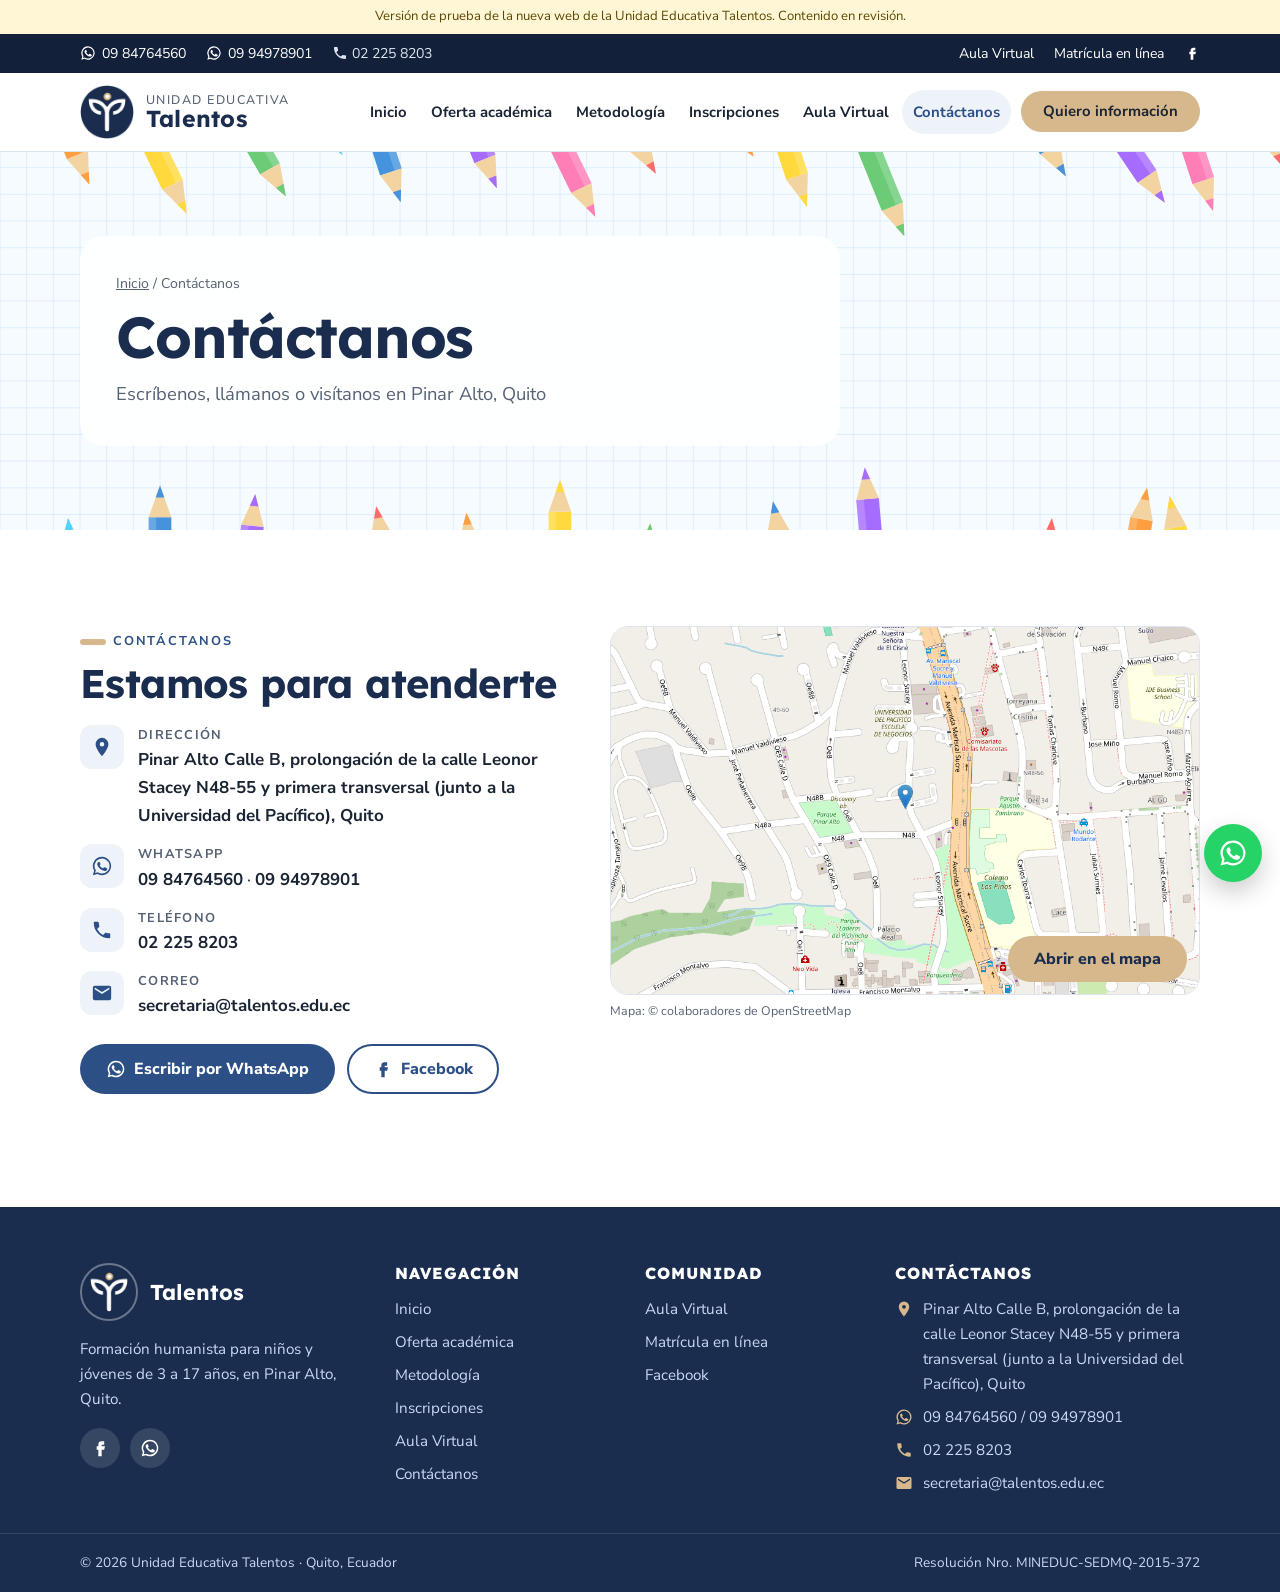
<file: contactanos.html>
<!doctype html>
<html lang="es">
<head>
<meta charset="utf-8">
<meta name="viewport" content="width=device-width, initial-scale=1, viewport-fit=cover">
<title>Contáctanos | Talentos</title>
<meta name="claude:viewport-fit-sides" content="cover">
<meta name="description" content="Dirección, teléfonos y WhatsApp de la Unidad Educativa Talentos.">
<meta name="robots" content="noindex, nofollow">
<link rel="icon" href="img/favicon.png?v=202610291318">
<link rel="preconnect" href="https://fonts.googleapis.com"><link rel="preconnect" href="https://fonts.gstatic.com" crossorigin>
<link rel="stylesheet" href="https://fonts.googleapis.com/css2?family=Lexend:wght@500;600;700&family=Nunito+Sans:opsz,wght@6..12,400;6..12,700;6..12,800&display=swap">
<link rel="stylesheet" href="estilos.css?v=202610291318">
</head>
<body>
<div class="aviso">Versión de prueba de la nueva web de la Unidad Educativa Talentos. Contenido en revisión.</div>
<div class="topbar"><div class="wrap">
  <div class="grupo"><a href="https://wa.me/593984764560?text=Hola%2C%20quisiera%20informaci%C3%B3n%20sobre%20la%20Unidad%20Educativa%20Talentos" target="_blank" rel="noopener"><svg viewBox="0 0 24 24" aria-hidden="true"><path fill="currentColor" d="M12 2a10 10 0 0 0-8.6 15.1L2 22l5-1.3A10 10 0 1 0 12 2zm0 18.2a8.2 8.2 0 0 1-4.2-1.2l-.3-.2-3 .8.8-2.9-.2-.3A8.2 8.2 0 1 1 12 20.2zm4.5-6.1c-.2-.1-1.5-.7-1.7-.8s-.4-.1-.6.1-.7.8-.8 1-.3.2-.5.1a6.7 6.7 0 0 1-3.3-2.9c-.3-.4.3-.4.7-1.4.1-.2 0-.3 0-.5l-.8-1.8c-.2-.5-.4-.4-.6-.4h-.5a1 1 0 0 0-.7.3 3 3 0 0 0-.9 2.2 5.2 5.2 0 0 0 1.1 2.7 11.9 11.9 0 0 0 4.6 4c1.7.7 2.4.8 3.2.7a2.8 2.8 0 0 0 1.8-1.3 2.3 2.3 0 0 0 .2-1.3c-.1-.1-.3-.2-.5-.3z"/></svg> 09 84764560</a><a href="https://wa.me/593994978901?text=Hola%2C%20quisiera%20informaci%C3%B3n%20sobre%20la%20Unidad%20Educativa%20Talentos" target="_blank" rel="noopener"><svg viewBox="0 0 24 24" aria-hidden="true"><path fill="currentColor" d="M12 2a10 10 0 0 0-8.6 15.1L2 22l5-1.3A10 10 0 1 0 12 2zm0 18.2a8.2 8.2 0 0 1-4.2-1.2l-.3-.2-3 .8.8-2.9-.2-.3A8.2 8.2 0 1 1 12 20.2zm4.5-6.1c-.2-.1-1.5-.7-1.7-.8s-.4-.1-.6.1-.7.8-.8 1-.3.2-.5.1a6.7 6.7 0 0 1-3.3-2.9c-.3-.4.3-.4.7-1.4.1-.2 0-.3 0-.5l-.8-1.8c-.2-.5-.4-.4-.6-.4h-.5a1 1 0 0 0-.7.3 3 3 0 0 0-.9 2.2 5.2 5.2 0 0 0 1.1 2.7 11.9 11.9 0 0 0 4.6 4c1.7.7 2.4.8 3.2.7a2.8 2.8 0 0 0 1.8-1.3 2.3 2.3 0 0 0 .2-1.3c-.1-.1-.3-.2-.5-.3z"/></svg> 09 94978901</a><span><svg style="width:16px;height:16px;vertical-align:-3px" viewBox="0 0 24 24" aria-hidden="true"><path fill="currentColor" d="M6.6 10.8a15.2 15.2 0 0 0 6.6 6.6l2.2-2.2a1 1 0 0 1 1-.3 11.4 11.4 0 0 0 3.6.6 1 1 0 0 1 1 1V20a1 1 0 0 1-1 1A17 17 0 0 1 3 4a1 1 0 0 1 1-1h3.5a1 1 0 0 1 1 1 11.4 11.4 0 0 0 .6 3.6 1 1 0 0 1-.3 1z"/></svg> 02 225 8203</span></div>
  <div class="grupo"><a href="aula-virtual.html">Aula Virtual</a><a href="https://www.talentos.edu.ec/matriculas/index.php" target="_blank" rel="noopener">Matrícula en línea</a><a href="https://www.facebook.com/TalentosEcuador/" target="_blank" rel="noopener" aria-label="Facebook"><svg viewBox="0 0 24 24" aria-hidden="true"><path fill="currentColor" d="M14 8h3V4h-3a4 4 0 0 0-4 4v2H8v4h2v8h4v-8h3l1-4h-4V8.5c0-.3.2-.5.5-.5z"/></svg></a></div>
</div></div>
<header class="header"><div class="wrap">
  <a class="logo" href="index.html"><img src="img/logo-talentos.png?v=202610291318" alt="" width="54" height="54"><span>Unidad Educativa<b>Talentos</b></span></a>
  <button class="menu-btn" type="button" aria-expanded="false" aria-controls="nav"><span></span> Menú</button>
  <nav class="nav" id="nav" aria-label="Principal"><ul><li><a href="index.html">Inicio</a></li><li><a href="oferta-academica.html">Oferta académica</a></li><li><a href="metodologia.html">Metodología</a></li><li><a href="inscripciones.html">Inscripciones</a></li><li><a href="aula-virtual.html">Aula Virtual</a></li><li><a href="contactanos.html" aria-current="page">Contáctanos</a></li><li><a class="btn btn-sol" href="https://wa.me/593984764560?text=Hola%2C%20quisiera%20informaci%C3%B3n%20sobre%20la%20Unidad%20Educativa%20Talentos" target="_blank" rel="noopener">Quiero información</a></li></ul></nav>
</div></header>
<main>
<section class="page-head"><div class="wrap"><div class="caja"><div class="migas"><a href="index.html">Inicio</a> / Contáctanos</div><h1>Contáctanos</h1><p class="lead" style="margin-top:12px;margin-bottom:0">Escríbenos, llámanos o visítanos en Pinar Alto, Quito</p></div></div></section><section class="section"><div class="wrap"><div class="contacto">
<div><span class="eyebrow">Contáctanos</span><h2>Estamos para atenderte</h2>
<ul class="lista-contacto">
<li><span class="i"><svg viewBox="0 0 24 24" aria-hidden="true"><path fill="currentColor" d="M12 2a7 7 0 0 0-7 7c0 5.2 7 13 7 13s7-7.8 7-13a7 7 0 0 0-7-7zm0 9.5A2.5 2.5 0 1 1 12 6.5a2.5 2.5 0 0 1 0 5z"/></svg></span><div><b>Dirección</b><span>Pinar Alto Calle B, prolongación de la calle Leonor Stacey N48-55 y primera transversal (junto a la Universidad del Pacífico), Quito</span></div></li>
<li><span class="i"><svg viewBox="0 0 24 24" aria-hidden="true"><path fill="currentColor" d="M12 2a10 10 0 0 0-8.6 15.1L2 22l5-1.3A10 10 0 1 0 12 2zm0 18.2a8.2 8.2 0 0 1-4.2-1.2l-.3-.2-3 .8.8-2.9-.2-.3A8.2 8.2 0 1 1 12 20.2zm4.5-6.1c-.2-.1-1.5-.7-1.7-.8s-.4-.1-.6.1-.7.8-.8 1-.3.2-.5.1a6.7 6.7 0 0 1-3.3-2.9c-.3-.4.3-.4.7-1.4.1-.2 0-.3 0-.5l-.8-1.8c-.2-.5-.4-.4-.6-.4h-.5a1 1 0 0 0-.7.3 3 3 0 0 0-.9 2.2 5.2 5.2 0 0 0 1.1 2.7 11.9 11.9 0 0 0 4.6 4c1.7.7 2.4.8 3.2.7a2.8 2.8 0 0 0 1.8-1.3 2.3 2.3 0 0 0 .2-1.3c-.1-.1-.3-.2-.5-.3z"/></svg></span><div><b>WhatsApp</b><span>09 84764560</span> · <span>09 94978901</span></div></li>
<li><span class="i"><svg viewBox="0 0 24 24" aria-hidden="true"><path fill="currentColor" d="M6.6 10.8a15.2 15.2 0 0 0 6.6 6.6l2.2-2.2a1 1 0 0 1 1-.3 11.4 11.4 0 0 0 3.6.6 1 1 0 0 1 1 1V20a1 1 0 0 1-1 1A17 17 0 0 1 3 4a1 1 0 0 1 1-1h3.5a1 1 0 0 1 1 1 11.4 11.4 0 0 0 .6 3.6 1 1 0 0 1-.3 1z"/></svg></span><div><b>Teléfono</b><span>02 225 8203</span></div></li>
<li><span class="i"><svg viewBox="0 0 24 24" aria-hidden="true"><path fill="currentColor" d="M20 4H4a2 2 0 0 0-2 2v12a2 2 0 0 0 2 2h16a2 2 0 0 0 2-2V6a2 2 0 0 0-2-2zm0 4-8 5-8-5V6l8 5 8-5z"/></svg></span><div><b>Correo</b><span>secretaria@talentos.edu.ec</span></div></li>
</ul>
<p style="margin-top:24px;display:flex;gap:12px;flex-wrap:wrap"><a class="btn btn-azul" href="https://wa.me/593984764560?text=Hola%2C%20quisiera%20informaci%C3%B3n%20sobre%20la%20Unidad%20Educativa%20Talentos" target="_blank" rel="noopener"><svg viewBox="0 0 24 24" aria-hidden="true"><path fill="currentColor" d="M12 2a10 10 0 0 0-8.6 15.1L2 22l5-1.3A10 10 0 1 0 12 2zm0 18.2a8.2 8.2 0 0 1-4.2-1.2l-.3-.2-3 .8.8-2.9-.2-.3A8.2 8.2 0 1 1 12 20.2zm4.5-6.1c-.2-.1-1.5-.7-1.7-.8s-.4-.1-.6.1-.7.8-.8 1-.3.2-.5.1a6.7 6.7 0 0 1-3.3-2.9c-.3-.4.3-.4.7-1.4.1-.2 0-.3 0-.5l-.8-1.8c-.2-.5-.4-.4-.6-.4h-.5a1 1 0 0 0-.7.3 3 3 0 0 0-.9 2.2 5.2 5.2 0 0 0 1.1 2.7 11.9 11.9 0 0 0 4.6 4c1.7.7 2.4.8 3.2.7a2.8 2.8 0 0 0 1.8-1.3 2.3 2.3 0 0 0 .2-1.3c-.1-.1-.3-.2-.5-.3z"/></svg> Escribir por WhatsApp</a><a class="btn btn-linea" href="https://www.facebook.com/TalentosEcuador/" target="_blank" rel="noopener"><svg viewBox="0 0 24 24" aria-hidden="true"><path fill="currentColor" d="M14 8h3V4h-3a4 4 0 0 0-4 4v2H8v4h2v8h4v-8h3l1-4h-4V8.5c0-.3.2-.5.5-.5z"/></svg> Facebook</a></p></div>
<div><a class="mapa" href="https://www.openstreetmap.org/?mlat=-0.15151&mlon=-78.49880#map=17/-0.15151/-78.49880" target="_blank" rel="noopener"><img src="img/mapa.png?v=202610291318" alt="Mapa de la ubicación de la Unidad Educativa Talentos en Pinar Alto, Quito"><span class="btn btn-sol ver">Abrir en el mapa</span></a>
<p class="credito">Mapa: © colaboradores de OpenStreetMap</p></div></div></div></section>
</main>
<footer class="footer">
  <div class="wrap">
    <div><span class="logo-pie"><img src="img/logo-talentos.png?v=202610291318" alt="" width="58" height="58"><b>Talentos</b></span>
      <p style="margin-top:16px">Formación humanista para niños y jóvenes de 3 a 17 años, en Pinar Alto, Quito.</p>
      <div class="redes"><a href="https://www.facebook.com/TalentosEcuador/" target="_blank" rel="noopener" aria-label="Facebook"><svg viewBox="0 0 24 24" aria-hidden="true"><path fill="currentColor" d="M14 8h3V4h-3a4 4 0 0 0-4 4v2H8v4h2v8h4v-8h3l1-4h-4V8.5c0-.3.2-.5.5-.5z"/></svg></a><a href="https://wa.me/593984764560?text=Hola%2C%20quisiera%20informaci%C3%B3n%20sobre%20la%20Unidad%20Educativa%20Talentos" target="_blank" rel="noopener" aria-label="WhatsApp"><svg viewBox="0 0 24 24" aria-hidden="true"><path fill="currentColor" d="M12 2a10 10 0 0 0-8.6 15.1L2 22l5-1.3A10 10 0 1 0 12 2zm0 18.2a8.2 8.2 0 0 1-4.2-1.2l-.3-.2-3 .8.8-2.9-.2-.3A8.2 8.2 0 1 1 12 20.2zm4.5-6.1c-.2-.1-1.5-.7-1.7-.8s-.4-.1-.6.1-.7.8-.8 1-.3.2-.5.1a6.7 6.7 0 0 1-3.3-2.9c-.3-.4.3-.4.7-1.4.1-.2 0-.3 0-.5l-.8-1.8c-.2-.5-.4-.4-.6-.4h-.5a1 1 0 0 0-.7.3 3 3 0 0 0-.9 2.2 5.2 5.2 0 0 0 1.1 2.7 11.9 11.9 0 0 0 4.6 4c1.7.7 2.4.8 3.2.7a2.8 2.8 0 0 0 1.8-1.3 2.3 2.3 0 0 0 .2-1.3c-.1-.1-.3-.2-.5-.3z"/></svg></a></div></div>
    <div><h4>Navegación</h4><ul><li><a href="index.html">Inicio</a></li><li><a href="oferta-academica.html">Oferta académica</a></li><li><a href="metodologia.html">Metodología</a></li><li><a href="inscripciones.html">Inscripciones</a></li><li><a href="aula-virtual.html">Aula Virtual</a></li><li><a href="contactanos.html">Contáctanos</a></li></ul></div>
    <div><h4>Comunidad</h4><ul><li><a href="aula-virtual.html">Aula Virtual</a></li><li><a href="https://www.talentos.edu.ec/matriculas/index.php" target="_blank" rel="noopener">Matrícula en línea</a></li><li><a href="https://www.facebook.com/TalentosEcuador/" target="_blank" rel="noopener">Facebook</a></li></ul></div>
    <div><h4>Contáctanos</h4><ul class="contacto-pie">
      <li><svg viewBox="0 0 24 24" aria-hidden="true"><path fill="currentColor" d="M12 2a7 7 0 0 0-7 7c0 5.2 7 13 7 13s7-7.8 7-13a7 7 0 0 0-7-7zm0 9.5A2.5 2.5 0 1 1 12 6.5a2.5 2.5 0 0 1 0 5z"/></svg><span>Pinar Alto Calle B, prolongación de la calle Leonor Stacey N48-55 y primera transversal (junto a la Universidad del Pacífico), Quito</span></li>
      <li><svg viewBox="0 0 24 24" aria-hidden="true"><path fill="currentColor" d="M12 2a10 10 0 0 0-8.6 15.1L2 22l5-1.3A10 10 0 1 0 12 2zm0 18.2a8.2 8.2 0 0 1-4.2-1.2l-.3-.2-3 .8.8-2.9-.2-.3A8.2 8.2 0 1 1 12 20.2zm4.5-6.1c-.2-.1-1.5-.7-1.7-.8s-.4-.1-.6.1-.7.8-.8 1-.3.2-.5.1a6.7 6.7 0 0 1-3.3-2.9c-.3-.4.3-.4.7-1.4.1-.2 0-.3 0-.5l-.8-1.8c-.2-.5-.4-.4-.6-.4h-.5a1 1 0 0 0-.7.3 3 3 0 0 0-.9 2.2 5.2 5.2 0 0 0 1.1 2.7 11.9 11.9 0 0 0 4.6 4c1.7.7 2.4.8 3.2.7a2.8 2.8 0 0 0 1.8-1.3 2.3 2.3 0 0 0 .2-1.3c-.1-.1-.3-.2-.5-.3z"/></svg><span>09 84764560 / 09 94978901</span></li>
      <li><svg viewBox="0 0 24 24" aria-hidden="true"><path fill="currentColor" d="M6.6 10.8a15.2 15.2 0 0 0 6.6 6.6l2.2-2.2a1 1 0 0 1 1-.3 11.4 11.4 0 0 0 3.6.6 1 1 0 0 1 1 1V20a1 1 0 0 1-1 1A17 17 0 0 1 3 4a1 1 0 0 1 1-1h3.5a1 1 0 0 1 1 1 11.4 11.4 0 0 0 .6 3.6 1 1 0 0 1-.3 1z"/></svg><span>02 225 8203</span></li>
      <li><svg viewBox="0 0 24 24" aria-hidden="true"><path fill="currentColor" d="M20 4H4a2 2 0 0 0-2 2v12a2 2 0 0 0 2 2h16a2 2 0 0 0 2-2V6a2 2 0 0 0-2-2zm0 4-8 5-8-5V6l8 5 8-5z"/></svg><span>secretaria@talentos.edu.ec</span></li></ul></div>
  </div>
  <div class="legal"><div class="wrap"><span>© <span id="anio">2026</span> Unidad Educativa Talentos · Quito, Ecuador</span><span>Resolución Nro. MINEDUC-SEDMQ-2015-372</span></div></div>
</footer>
<a class="wa-flot" href="https://wa.me/593984764560?text=Hola%2C%20quisiera%20informaci%C3%B3n%20sobre%20la%20Unidad%20Educativa%20Talentos" target="_blank" rel="noopener" aria-label="Escríbenos por WhatsApp"><svg viewBox="0 0 24 24" aria-hidden="true"><path fill="currentColor" d="M12 2a10 10 0 0 0-8.6 15.1L2 22l5-1.3A10 10 0 1 0 12 2zm0 18.2a8.2 8.2 0 0 1-4.2-1.2l-.3-.2-3 .8.8-2.9-.2-.3A8.2 8.2 0 1 1 12 20.2zm4.5-6.1c-.2-.1-1.5-.7-1.7-.8s-.4-.1-.6.1-.7.8-.8 1-.3.2-.5.1a6.7 6.7 0 0 1-3.3-2.9c-.3-.4.3-.4.7-1.4.1-.2 0-.3 0-.5l-.8-1.8c-.2-.5-.4-.4-.6-.4h-.5a1 1 0 0 0-.7.3 3 3 0 0 0-.9 2.2 5.2 5.2 0 0 0 1.1 2.7 11.9 11.9 0 0 0 4.6 4c1.7.7 2.4.8 3.2.7a2.8 2.8 0 0 0 1.8-1.3 2.3 2.3 0 0 0 .2-1.3c-.1-.1-.3-.2-.5-.3z"/></svg></a>
<script>document.addEventListener('DOMContentLoaded',function(){var b=document.querySelector('.menu-btn'),n=document.getElementById('nav');
if(b&&n){b.addEventListener('click',function(){var a=n.classList.toggle('abierto');b.setAttribute('aria-expanded',a?'true':'false');});}
var y=document.getElementById('anio');if(y)y.textContent=new Date().getFullYear();});</script>
</body>
</html>
</file>
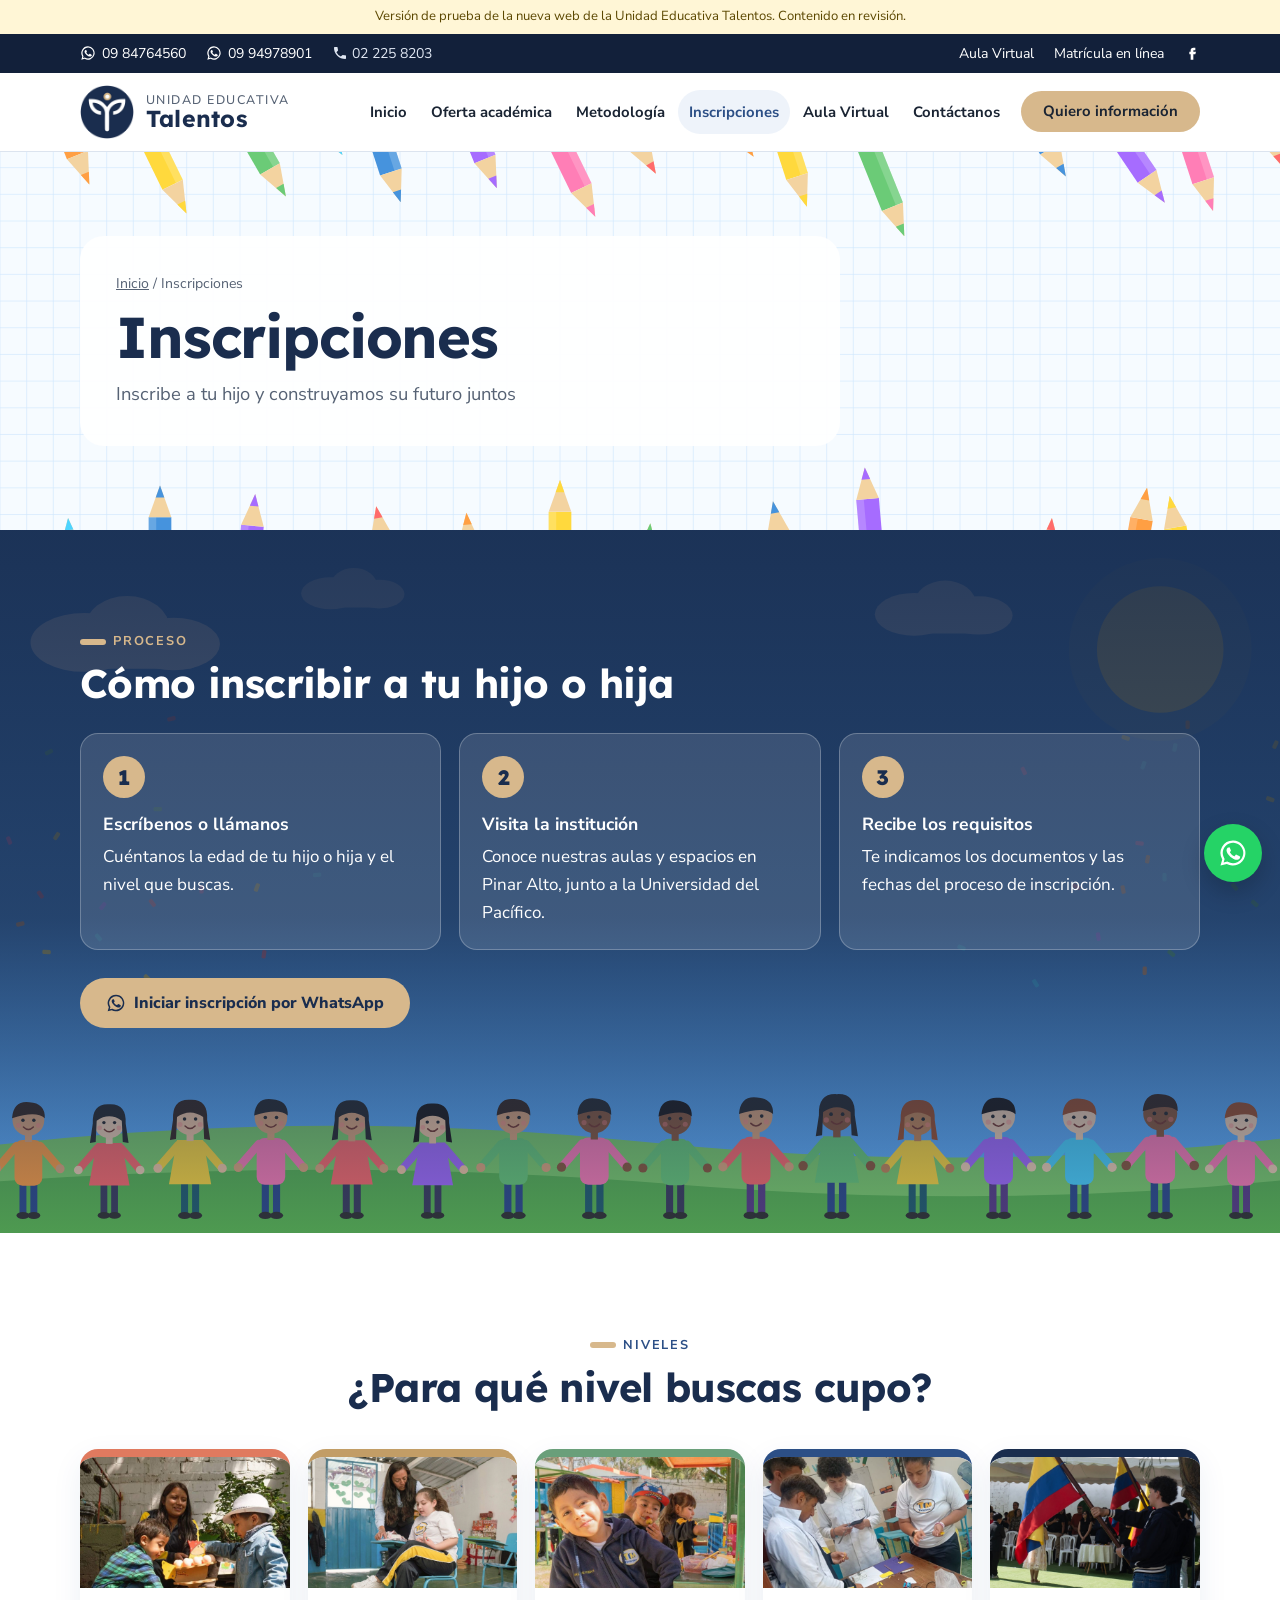
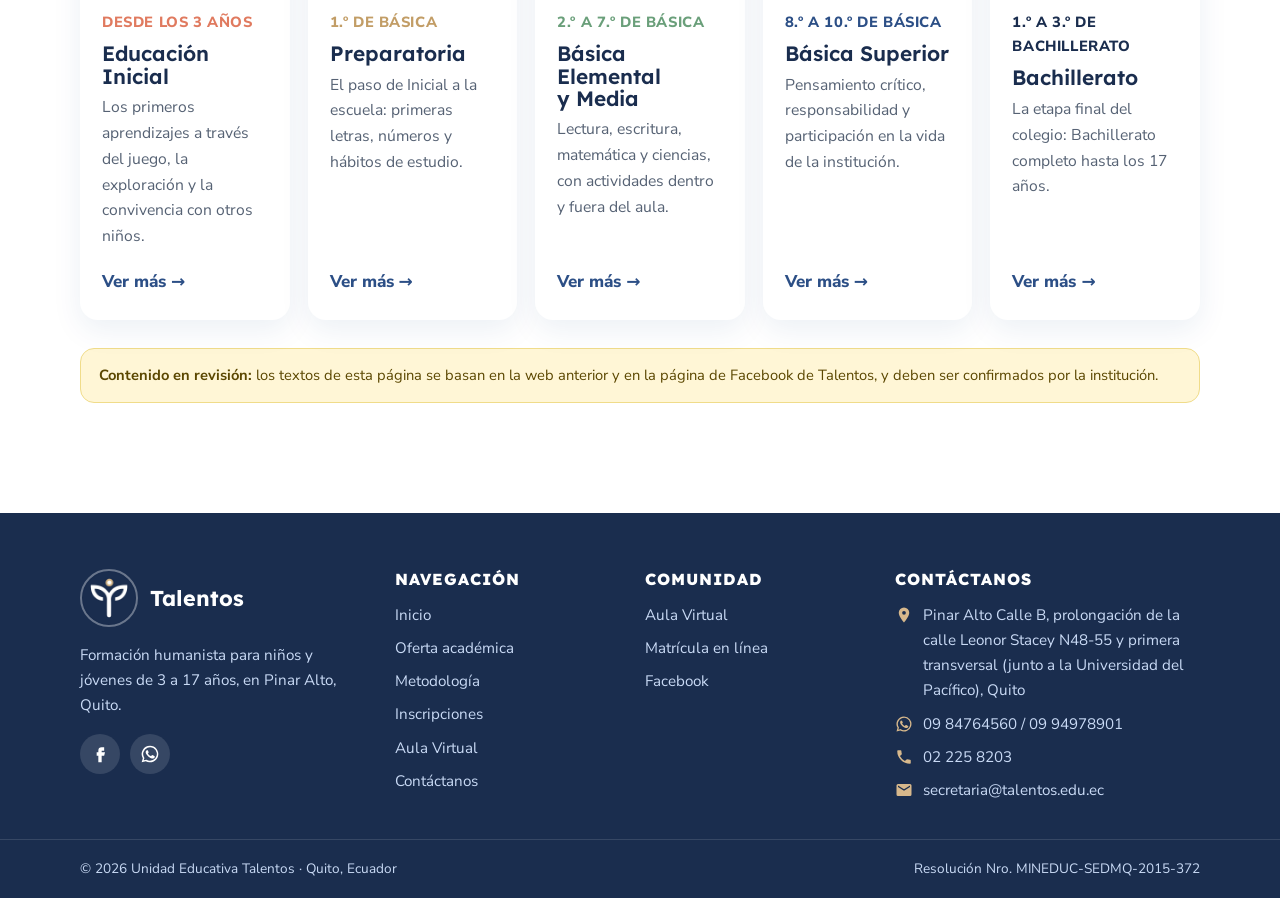
<file: inscripciones.html>
<!doctype html>
<html lang="es">
<head>
<meta charset="utf-8">
<meta name="viewport" content="width=device-width, initial-scale=1, viewport-fit=cover">
<title>Inscripciones | Talentos</title>
<meta name="claude:viewport-fit-sides" content="cover">
<meta name="description" content="Cómo inscribir a tu hijo o hija en la Unidad Educativa Talentos.">
<meta name="robots" content="noindex, nofollow">
<link rel="icon" href="img/favicon.png?v=202610291318">
<link rel="preconnect" href="https://fonts.googleapis.com"><link rel="preconnect" href="https://fonts.gstatic.com" crossorigin>
<link rel="stylesheet" href="https://fonts.googleapis.com/css2?family=Lexend:wght@500;600;700&family=Nunito+Sans:opsz,wght@6..12,400;6..12,700;6..12,800&display=swap">
<link rel="stylesheet" href="estilos.css?v=202610291318">
</head>
<body>
<div class="aviso">Versión de prueba de la nueva web de la Unidad Educativa Talentos. Contenido en revisión.</div>
<div class="topbar"><div class="wrap">
  <div class="grupo"><a href="https://wa.me/593984764560?text=Hola%2C%20quisiera%20informaci%C3%B3n%20sobre%20la%20Unidad%20Educativa%20Talentos" target="_blank" rel="noopener"><svg viewBox="0 0 24 24" aria-hidden="true"><path fill="currentColor" d="M12 2a10 10 0 0 0-8.6 15.1L2 22l5-1.3A10 10 0 1 0 12 2zm0 18.2a8.2 8.2 0 0 1-4.2-1.2l-.3-.2-3 .8.8-2.9-.2-.3A8.2 8.2 0 1 1 12 20.2zm4.5-6.1c-.2-.1-1.5-.7-1.7-.8s-.4-.1-.6.1-.7.8-.8 1-.3.2-.5.1a6.7 6.7 0 0 1-3.3-2.9c-.3-.4.3-.4.7-1.4.1-.2 0-.3 0-.5l-.8-1.8c-.2-.5-.4-.4-.6-.4h-.5a1 1 0 0 0-.7.3 3 3 0 0 0-.9 2.2 5.2 5.2 0 0 0 1.1 2.7 11.9 11.9 0 0 0 4.6 4c1.7.7 2.4.8 3.2.7a2.8 2.8 0 0 0 1.8-1.3 2.3 2.3 0 0 0 .2-1.3c-.1-.1-.3-.2-.5-.3z"/></svg> 09 84764560</a><a href="https://wa.me/593994978901?text=Hola%2C%20quisiera%20informaci%C3%B3n%20sobre%20la%20Unidad%20Educativa%20Talentos" target="_blank" rel="noopener"><svg viewBox="0 0 24 24" aria-hidden="true"><path fill="currentColor" d="M12 2a10 10 0 0 0-8.6 15.1L2 22l5-1.3A10 10 0 1 0 12 2zm0 18.2a8.2 8.2 0 0 1-4.2-1.2l-.3-.2-3 .8.8-2.9-.2-.3A8.2 8.2 0 1 1 12 20.2zm4.5-6.1c-.2-.1-1.5-.7-1.7-.8s-.4-.1-.6.1-.7.8-.8 1-.3.2-.5.1a6.7 6.7 0 0 1-3.3-2.9c-.3-.4.3-.4.7-1.4.1-.2 0-.3 0-.5l-.8-1.8c-.2-.5-.4-.4-.6-.4h-.5a1 1 0 0 0-.7.3 3 3 0 0 0-.9 2.2 5.2 5.2 0 0 0 1.1 2.7 11.9 11.9 0 0 0 4.6 4c1.7.7 2.4.8 3.2.7a2.8 2.8 0 0 0 1.8-1.3 2.3 2.3 0 0 0 .2-1.3c-.1-.1-.3-.2-.5-.3z"/></svg> 09 94978901</a><span><svg style="width:16px;height:16px;vertical-align:-3px" viewBox="0 0 24 24" aria-hidden="true"><path fill="currentColor" d="M6.6 10.8a15.2 15.2 0 0 0 6.6 6.6l2.2-2.2a1 1 0 0 1 1-.3 11.4 11.4 0 0 0 3.6.6 1 1 0 0 1 1 1V20a1 1 0 0 1-1 1A17 17 0 0 1 3 4a1 1 0 0 1 1-1h3.5a1 1 0 0 1 1 1 11.4 11.4 0 0 0 .6 3.6 1 1 0 0 1-.3 1z"/></svg> 02 225 8203</span></div>
  <div class="grupo"><a href="aula-virtual.html">Aula Virtual</a><a href="https://www.talentos.edu.ec/matriculas/index.php" target="_blank" rel="noopener">Matrícula en línea</a><a href="https://www.facebook.com/TalentosEcuador/" target="_blank" rel="noopener" aria-label="Facebook"><svg viewBox="0 0 24 24" aria-hidden="true"><path fill="currentColor" d="M14 8h3V4h-3a4 4 0 0 0-4 4v2H8v4h2v8h4v-8h3l1-4h-4V8.5c0-.3.2-.5.5-.5z"/></svg></a></div>
</div></div>
<header class="header"><div class="wrap">
  <a class="logo" href="index.html"><img src="img/logo-talentos.png?v=202610291318" alt="" width="54" height="54"><span>Unidad Educativa<b>Talentos</b></span></a>
  <button class="menu-btn" type="button" aria-expanded="false" aria-controls="nav"><span></span> Menú</button>
  <nav class="nav" id="nav" aria-label="Principal"><ul><li><a href="index.html">Inicio</a></li><li><a href="oferta-academica.html">Oferta académica</a></li><li><a href="metodologia.html">Metodología</a></li><li><a href="inscripciones.html" aria-current="page">Inscripciones</a></li><li><a href="aula-virtual.html">Aula Virtual</a></li><li><a href="contactanos.html">Contáctanos</a></li><li><a class="btn btn-sol" href="https://wa.me/593984764560?text=Hola%2C%20quisiera%20informaci%C3%B3n%20sobre%20la%20Unidad%20Educativa%20Talentos" target="_blank" rel="noopener">Quiero información</a></li></ul></nav>
</div></header>
<main>
<section class="page-head"><div class="wrap"><div class="caja"><div class="migas"><a href="index.html">Inicio</a> / Inscripciones</div><h1>Inscripciones</h1><p class="lead" style="margin-top:12px;margin-bottom:0">Inscribe a tu hijo y construyamos su futuro juntos</p></div></div></section>
<section class="banda"><div class="wrap"><span class="eyebrow">Proceso</span><h2>Cómo inscribir a tu hijo o hija</h2><ol class="pasos">
<li><b>Escríbenos o llámanos</b>Cuéntanos la edad de tu hijo o hija y el nivel que buscas.</li>
<li><b>Visita la institución</b>Conoce nuestras aulas y espacios en Pinar Alto, junto a la Universidad del Pacífico.</li>
<li><b>Recibe los requisitos</b>Te indicamos los documentos y las fechas del proceso de inscripción.</li></ol>
<a class="btn btn-sol" href="https://wa.me/593984764560?text=Hola%2C%20quisiera%20informaci%C3%B3n%20sobre%20la%20Unidad%20Educativa%20Talentos" target="_blank" rel="noopener"><svg viewBox="0 0 24 24" aria-hidden="true"><path fill="currentColor" d="M12 2a10 10 0 0 0-8.6 15.1L2 22l5-1.3A10 10 0 1 0 12 2zm0 18.2a8.2 8.2 0 0 1-4.2-1.2l-.3-.2-3 .8.8-2.9-.2-.3A8.2 8.2 0 1 1 12 20.2zm4.5-6.1c-.2-.1-1.5-.7-1.7-.8s-.4-.1-.6.1-.7.8-.8 1-.3.2-.5.1a6.7 6.7 0 0 1-3.3-2.9c-.3-.4.3-.4.7-1.4.1-.2 0-.3 0-.5l-.8-1.8c-.2-.5-.4-.4-.6-.4h-.5a1 1 0 0 0-.7.3 3 3 0 0 0-.9 2.2 5.2 5.2 0 0 0 1.1 2.7 11.9 11.9 0 0 0 4.6 4c1.7.7 2.4.8 3.2.7a2.8 2.8 0 0 0 1.8-1.3 2.3 2.3 0 0 0 .2-1.3c-.1-.1-.3-.2-.5-.3z"/></svg> Iniciar inscripción por WhatsApp</a></div></section>
<section class="section"><div class="wrap"><div class="center"><span class="eyebrow">Niveles</span><h2>¿Para qué nivel buscas cupo?</h2></div><div class="niveles"><article class="nivel" style="--c:var(--coral)"><img src="fotos/inicial-aula.jpg?v=202610291318" alt="Educación Inicial" loading="lazy">
<div class="cuerpo"><span class="edad">Desde los 3 años</span><h3>Educación Inicial</h3><p>Los primeros aprendizajes a través del juego, la exploración y la convivencia con otros niños.</p><a class="mas" href="oferta-academica.html#inicial">Ver más</a></div></article><article class="nivel" style="--c:var(--sol-osc)"><img src="fotos/lectura.jpg?v=202610291318" alt="Preparatoria" loading="lazy">
<div class="cuerpo"><span class="edad">1.º de Básica</span><h3>Preparatoria</h3><p>El paso de Inicial a la escuela: primeras letras, números y hábitos de estudio.</p><a class="mas" href="oferta-academica.html#preparatoria">Ver más</a></div></article><article class="nivel" style="--c:var(--verde)"><img src="fotos/patio.jpg?v=202610291318" alt="Básica Elemental y Media" loading="lazy">
<div class="cuerpo"><span class="edad">2.º a 7.º de Básica</span><h3>Básica Elemental y Media</h3><p>Lectura, escritura, matemática y ciencias, con actividades dentro y fuera del aula.</p><a class="mas" href="oferta-academica.html#elemental-media">Ver más</a></div></article><article class="nivel" style="--c:var(--azul)"><img src="fotos/fisica.jpg?v=202610291318" alt="Básica Superior" loading="lazy">
<div class="cuerpo"><span class="edad">8.º a 10.º de Básica</span><h3>Básica Superior</h3><p>Pensamiento crítico, responsabilidad y participación en la vida de la institución.</p><a class="mas" href="oferta-academica.html#superior">Ver más</a></div></article><article class="nivel" style="--c:var(--azul-osc)"><img src="img/bachillerato.jpg?v=202610291318" alt="Bachillerato" loading="lazy">
<div class="cuerpo"><span class="edad">1.º a 3.º de Bachillerato</span><h3>Bachillerato</h3><p>La etapa final del colegio: Bachillerato completo hasta los 17 años.</p><a class="mas" href="oferta-academica.html#bachillerato">Ver más</a></div></article></div><p class="nota"><strong>Contenido en revisión:</strong> los textos de esta página se basan en la web anterior y en la página de Facebook de Talentos, y deben ser confirmados por la institución.</p></div></section>
</main>
<footer class="footer">
  <div class="wrap">
    <div><span class="logo-pie"><img src="img/logo-talentos.png?v=202610291318" alt="" width="58" height="58"><b>Talentos</b></span>
      <p style="margin-top:16px">Formación humanista para niños y jóvenes de 3 a 17 años, en Pinar Alto, Quito.</p>
      <div class="redes"><a href="https://www.facebook.com/TalentosEcuador/" target="_blank" rel="noopener" aria-label="Facebook"><svg viewBox="0 0 24 24" aria-hidden="true"><path fill="currentColor" d="M14 8h3V4h-3a4 4 0 0 0-4 4v2H8v4h2v8h4v-8h3l1-4h-4V8.5c0-.3.2-.5.5-.5z"/></svg></a><a href="https://wa.me/593984764560?text=Hola%2C%20quisiera%20informaci%C3%B3n%20sobre%20la%20Unidad%20Educativa%20Talentos" target="_blank" rel="noopener" aria-label="WhatsApp"><svg viewBox="0 0 24 24" aria-hidden="true"><path fill="currentColor" d="M12 2a10 10 0 0 0-8.6 15.1L2 22l5-1.3A10 10 0 1 0 12 2zm0 18.2a8.2 8.2 0 0 1-4.2-1.2l-.3-.2-3 .8.8-2.9-.2-.3A8.2 8.2 0 1 1 12 20.2zm4.5-6.1c-.2-.1-1.5-.7-1.7-.8s-.4-.1-.6.1-.7.8-.8 1-.3.2-.5.1a6.7 6.7 0 0 1-3.3-2.9c-.3-.4.3-.4.7-1.4.1-.2 0-.3 0-.5l-.8-1.8c-.2-.5-.4-.4-.6-.4h-.5a1 1 0 0 0-.7.3 3 3 0 0 0-.9 2.2 5.2 5.2 0 0 0 1.1 2.7 11.9 11.9 0 0 0 4.6 4c1.7.7 2.4.8 3.2.7a2.8 2.8 0 0 0 1.8-1.3 2.3 2.3 0 0 0 .2-1.3c-.1-.1-.3-.2-.5-.3z"/></svg></a></div></div>
    <div><h4>Navegación</h4><ul><li><a href="index.html">Inicio</a></li><li><a href="oferta-academica.html">Oferta académica</a></li><li><a href="metodologia.html">Metodología</a></li><li><a href="inscripciones.html">Inscripciones</a></li><li><a href="aula-virtual.html">Aula Virtual</a></li><li><a href="contactanos.html">Contáctanos</a></li></ul></div>
    <div><h4>Comunidad</h4><ul><li><a href="aula-virtual.html">Aula Virtual</a></li><li><a href="https://www.talentos.edu.ec/matriculas/index.php" target="_blank" rel="noopener">Matrícula en línea</a></li><li><a href="https://www.facebook.com/TalentosEcuador/" target="_blank" rel="noopener">Facebook</a></li></ul></div>
    <div><h4>Contáctanos</h4><ul class="contacto-pie">
      <li><svg viewBox="0 0 24 24" aria-hidden="true"><path fill="currentColor" d="M12 2a7 7 0 0 0-7 7c0 5.2 7 13 7 13s7-7.8 7-13a7 7 0 0 0-7-7zm0 9.5A2.5 2.5 0 1 1 12 6.5a2.5 2.5 0 0 1 0 5z"/></svg><span>Pinar Alto Calle B, prolongación de la calle Leonor Stacey N48-55 y primera transversal (junto a la Universidad del Pacífico), Quito</span></li>
      <li><svg viewBox="0 0 24 24" aria-hidden="true"><path fill="currentColor" d="M12 2a10 10 0 0 0-8.6 15.1L2 22l5-1.3A10 10 0 1 0 12 2zm0 18.2a8.2 8.2 0 0 1-4.2-1.2l-.3-.2-3 .8.8-2.9-.2-.3A8.2 8.2 0 1 1 12 20.2zm4.5-6.1c-.2-.1-1.5-.7-1.7-.8s-.4-.1-.6.1-.7.8-.8 1-.3.2-.5.1a6.7 6.7 0 0 1-3.3-2.9c-.3-.4.3-.4.7-1.4.1-.2 0-.3 0-.5l-.8-1.8c-.2-.5-.4-.4-.6-.4h-.5a1 1 0 0 0-.7.3 3 3 0 0 0-.9 2.2 5.2 5.2 0 0 0 1.1 2.7 11.9 11.9 0 0 0 4.6 4c1.7.7 2.4.8 3.2.7a2.8 2.8 0 0 0 1.8-1.3 2.3 2.3 0 0 0 .2-1.3c-.1-.1-.3-.2-.5-.3z"/></svg><span>09 84764560 / 09 94978901</span></li>
      <li><svg viewBox="0 0 24 24" aria-hidden="true"><path fill="currentColor" d="M6.6 10.8a15.2 15.2 0 0 0 6.6 6.6l2.2-2.2a1 1 0 0 1 1-.3 11.4 11.4 0 0 0 3.6.6 1 1 0 0 1 1 1V20a1 1 0 0 1-1 1A17 17 0 0 1 3 4a1 1 0 0 1 1-1h3.5a1 1 0 0 1 1 1 11.4 11.4 0 0 0 .6 3.6 1 1 0 0 1-.3 1z"/></svg><span>02 225 8203</span></li>
      <li><svg viewBox="0 0 24 24" aria-hidden="true"><path fill="currentColor" d="M20 4H4a2 2 0 0 0-2 2v12a2 2 0 0 0 2 2h16a2 2 0 0 0 2-2V6a2 2 0 0 0-2-2zm0 4-8 5-8-5V6l8 5 8-5z"/></svg><span>secretaria@talentos.edu.ec</span></li></ul></div>
  </div>
  <div class="legal"><div class="wrap"><span>© <span id="anio">2026</span> Unidad Educativa Talentos · Quito, Ecuador</span><span>Resolución Nro. MINEDUC-SEDMQ-2015-372</span></div></div>
</footer>
<a class="wa-flot" href="https://wa.me/593984764560?text=Hola%2C%20quisiera%20informaci%C3%B3n%20sobre%20la%20Unidad%20Educativa%20Talentos" target="_blank" rel="noopener" aria-label="Escríbenos por WhatsApp"><svg viewBox="0 0 24 24" aria-hidden="true"><path fill="currentColor" d="M12 2a10 10 0 0 0-8.6 15.1L2 22l5-1.3A10 10 0 1 0 12 2zm0 18.2a8.2 8.2 0 0 1-4.2-1.2l-.3-.2-3 .8.8-2.9-.2-.3A8.2 8.2 0 1 1 12 20.2zm4.5-6.1c-.2-.1-1.5-.7-1.7-.8s-.4-.1-.6.1-.7.8-.8 1-.3.2-.5.1a6.7 6.7 0 0 1-3.3-2.9c-.3-.4.3-.4.7-1.4.1-.2 0-.3 0-.5l-.8-1.8c-.2-.5-.4-.4-.6-.4h-.5a1 1 0 0 0-.7.3 3 3 0 0 0-.9 2.2 5.2 5.2 0 0 0 1.1 2.7 11.9 11.9 0 0 0 4.6 4c1.7.7 2.4.8 3.2.7a2.8 2.8 0 0 0 1.8-1.3 2.3 2.3 0 0 0 .2-1.3c-.1-.1-.3-.2-.5-.3z"/></svg></a>
<script>document.addEventListener('DOMContentLoaded',function(){var b=document.querySelector('.menu-btn'),n=document.getElementById('nav');
if(b&&n){b.addEventListener('click',function(){var a=n.classList.toggle('abierto');b.setAttribute('aria-expanded',a?'true':'false');});}
var y=document.getElementById('anio');if(y)y.textContent=new Date().getFullYear();});</script>
</body>
</html>
</file>
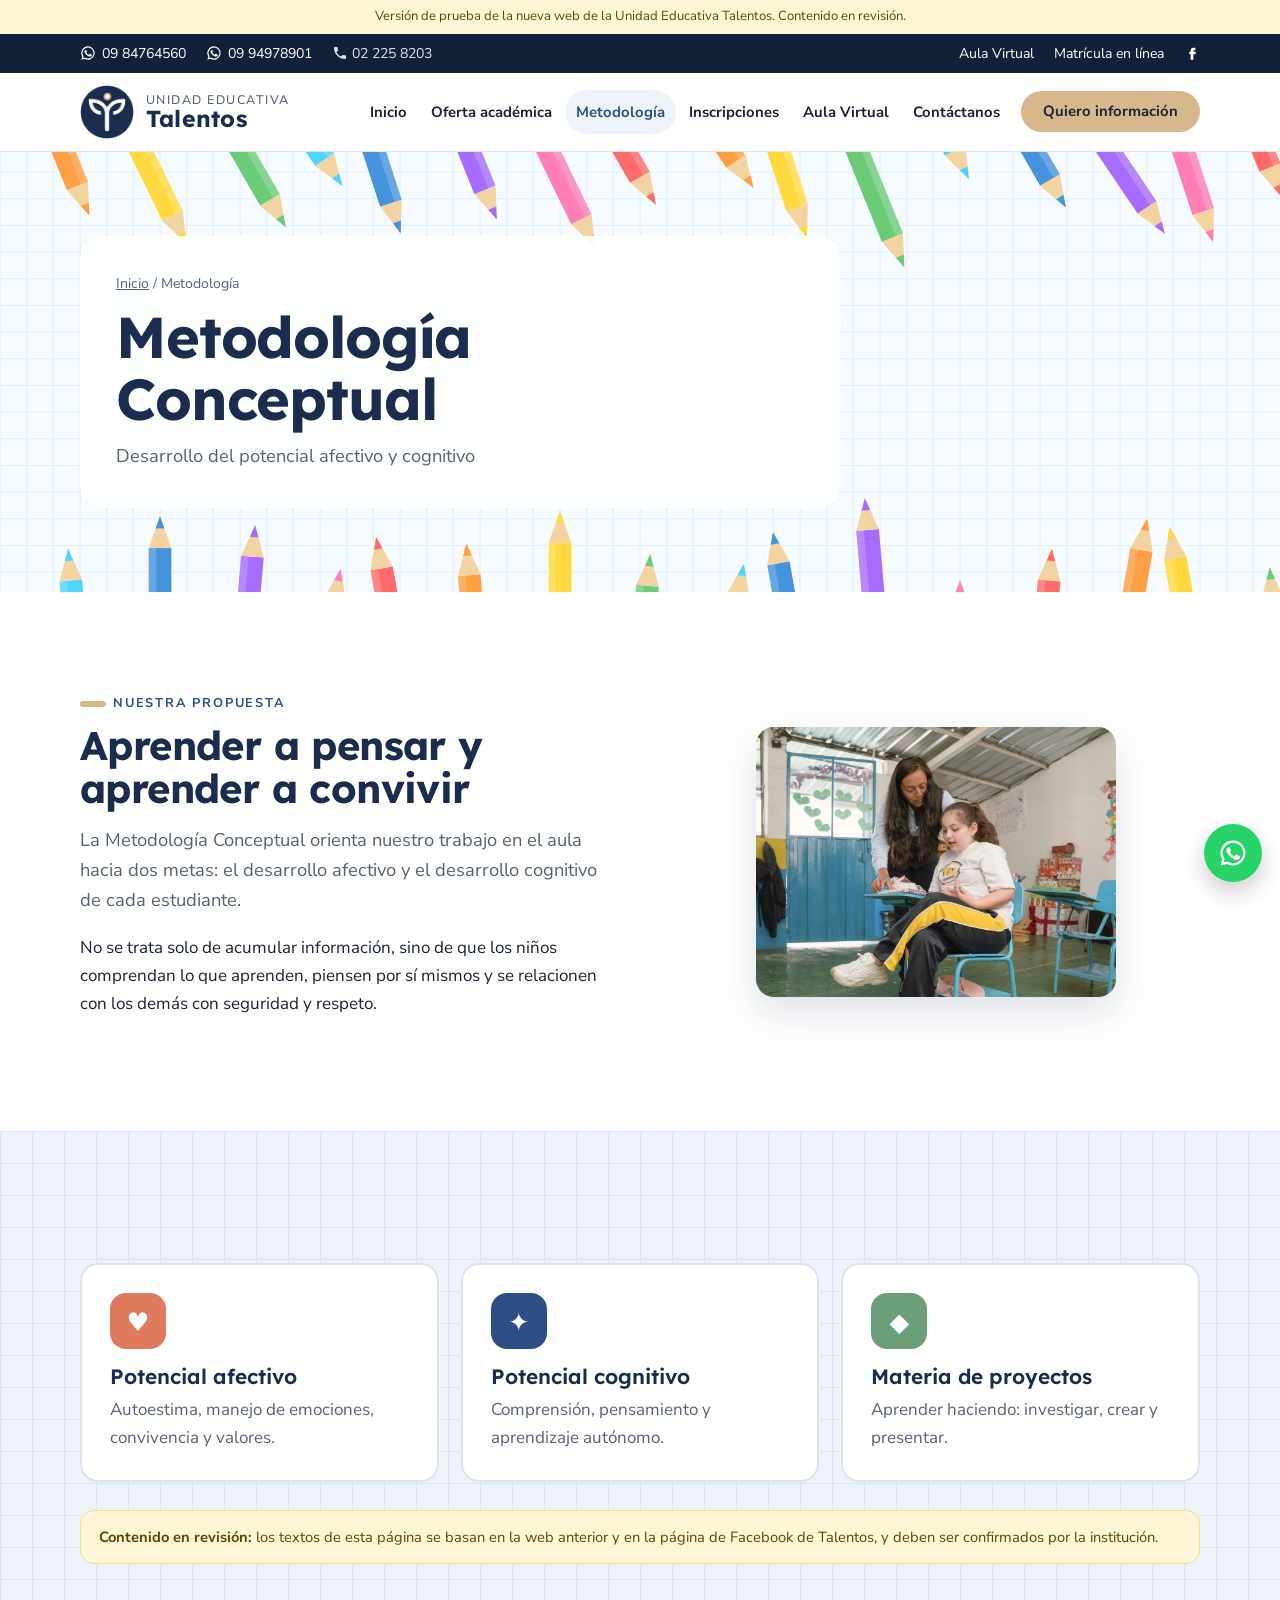
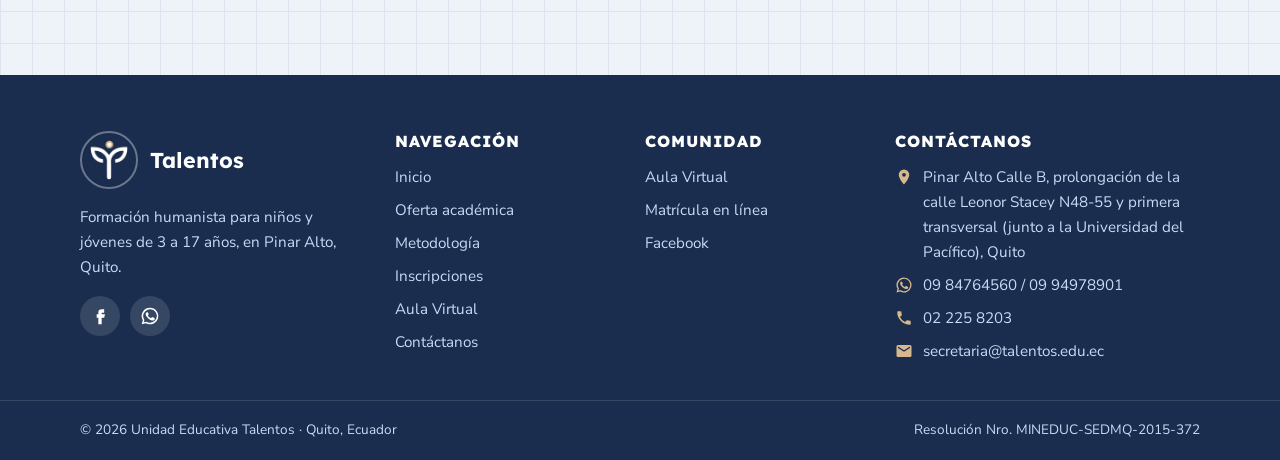
<file: metodologia.html>
<!doctype html>
<html lang="es">
<head>
<meta charset="utf-8">
<meta name="viewport" content="width=device-width, initial-scale=1, viewport-fit=cover">
<title>Metodología | Talentos</title>
<meta name="claude:viewport-fit-sides" content="cover">
<meta name="description" content="Metodología Conceptual: desarrollo del potencial afectivo y cognitivo.">
<meta name="robots" content="noindex, nofollow">
<link rel="icon" href="img/favicon.png?v=202610291318">
<link rel="preconnect" href="https://fonts.googleapis.com"><link rel="preconnect" href="https://fonts.gstatic.com" crossorigin>
<link rel="stylesheet" href="https://fonts.googleapis.com/css2?family=Lexend:wght@500;600;700&family=Nunito+Sans:opsz,wght@6..12,400;6..12,700;6..12,800&display=swap">
<link rel="stylesheet" href="estilos.css?v=202610291318">
</head>
<body>
<div class="aviso">Versión de prueba de la nueva web de la Unidad Educativa Talentos. Contenido en revisión.</div>
<div class="topbar"><div class="wrap">
  <div class="grupo"><a href="https://wa.me/593984764560?text=Hola%2C%20quisiera%20informaci%C3%B3n%20sobre%20la%20Unidad%20Educativa%20Talentos" target="_blank" rel="noopener"><svg viewBox="0 0 24 24" aria-hidden="true"><path fill="currentColor" d="M12 2a10 10 0 0 0-8.6 15.1L2 22l5-1.3A10 10 0 1 0 12 2zm0 18.2a8.2 8.2 0 0 1-4.2-1.2l-.3-.2-3 .8.8-2.9-.2-.3A8.2 8.2 0 1 1 12 20.2zm4.5-6.1c-.2-.1-1.5-.7-1.7-.8s-.4-.1-.6.1-.7.8-.8 1-.3.2-.5.1a6.7 6.7 0 0 1-3.3-2.9c-.3-.4.3-.4.7-1.4.1-.2 0-.3 0-.5l-.8-1.8c-.2-.5-.4-.4-.6-.4h-.5a1 1 0 0 0-.7.3 3 3 0 0 0-.9 2.2 5.2 5.2 0 0 0 1.1 2.7 11.9 11.9 0 0 0 4.6 4c1.7.7 2.4.8 3.2.7a2.8 2.8 0 0 0 1.8-1.3 2.3 2.3 0 0 0 .2-1.3c-.1-.1-.3-.2-.5-.3z"/></svg> 09 84764560</a><a href="https://wa.me/593994978901?text=Hola%2C%20quisiera%20informaci%C3%B3n%20sobre%20la%20Unidad%20Educativa%20Talentos" target="_blank" rel="noopener"><svg viewBox="0 0 24 24" aria-hidden="true"><path fill="currentColor" d="M12 2a10 10 0 0 0-8.6 15.1L2 22l5-1.3A10 10 0 1 0 12 2zm0 18.2a8.2 8.2 0 0 1-4.2-1.2l-.3-.2-3 .8.8-2.9-.2-.3A8.2 8.2 0 1 1 12 20.2zm4.5-6.1c-.2-.1-1.5-.7-1.7-.8s-.4-.1-.6.1-.7.8-.8 1-.3.2-.5.1a6.7 6.7 0 0 1-3.3-2.9c-.3-.4.3-.4.7-1.4.1-.2 0-.3 0-.5l-.8-1.8c-.2-.5-.4-.4-.6-.4h-.5a1 1 0 0 0-.7.3 3 3 0 0 0-.9 2.2 5.2 5.2 0 0 0 1.1 2.7 11.9 11.9 0 0 0 4.6 4c1.7.7 2.4.8 3.2.7a2.8 2.8 0 0 0 1.8-1.3 2.3 2.3 0 0 0 .2-1.3c-.1-.1-.3-.2-.5-.3z"/></svg> 09 94978901</a><span><svg style="width:16px;height:16px;vertical-align:-3px" viewBox="0 0 24 24" aria-hidden="true"><path fill="currentColor" d="M6.6 10.8a15.2 15.2 0 0 0 6.6 6.6l2.2-2.2a1 1 0 0 1 1-.3 11.4 11.4 0 0 0 3.6.6 1 1 0 0 1 1 1V20a1 1 0 0 1-1 1A17 17 0 0 1 3 4a1 1 0 0 1 1-1h3.5a1 1 0 0 1 1 1 11.4 11.4 0 0 0 .6 3.6 1 1 0 0 1-.3 1z"/></svg> 02 225 8203</span></div>
  <div class="grupo"><a href="aula-virtual.html">Aula Virtual</a><a href="https://www.talentos.edu.ec/matriculas/index.php" target="_blank" rel="noopener">Matrícula en línea</a><a href="https://www.facebook.com/TalentosEcuador/" target="_blank" rel="noopener" aria-label="Facebook"><svg viewBox="0 0 24 24" aria-hidden="true"><path fill="currentColor" d="M14 8h3V4h-3a4 4 0 0 0-4 4v2H8v4h2v8h4v-8h3l1-4h-4V8.5c0-.3.2-.5.5-.5z"/></svg></a></div>
</div></div>
<header class="header"><div class="wrap">
  <a class="logo" href="index.html"><img src="img/logo-talentos.png?v=202610291318" alt="" width="54" height="54"><span>Unidad Educativa<b>Talentos</b></span></a>
  <button class="menu-btn" type="button" aria-expanded="false" aria-controls="nav"><span></span> Menú</button>
  <nav class="nav" id="nav" aria-label="Principal"><ul><li><a href="index.html">Inicio</a></li><li><a href="oferta-academica.html">Oferta académica</a></li><li><a href="metodologia.html" aria-current="page">Metodología</a></li><li><a href="inscripciones.html">Inscripciones</a></li><li><a href="aula-virtual.html">Aula Virtual</a></li><li><a href="contactanos.html">Contáctanos</a></li><li><a class="btn btn-sol" href="https://wa.me/593984764560?text=Hola%2C%20quisiera%20informaci%C3%B3n%20sobre%20la%20Unidad%20Educativa%20Talentos" target="_blank" rel="noopener">Quiero información</a></li></ul></nav>
</div></header>
<main>
<section class="page-head"><div class="wrap"><div class="caja"><div class="migas"><a href="index.html">Inicio</a> / Metodología</div><h1>Metodología Conceptual</h1><p class="lead" style="margin-top:12px;margin-bottom:0">Desarrollo del potencial afectivo y cognitivo</p></div></div></section>
<section class="section"><div class="wrap split">
 <div><span class="eyebrow">Nuestra propuesta</span><h2>Aprender a pensar y aprender a convivir</h2>
 <p class="lead" style="margin-top:14px">La Metodología Conceptual orienta nuestro trabajo en el aula hacia dos metas: el desarrollo afectivo y el desarrollo cognitivo de cada estudiante.</p>
 <p>No se trata solo de acumular información, sino de que los niños comprendan lo que aprenden, piensen por sí mismos y se relacionen con los demás con seguridad y respeto.</p></div>
 <img src="fotos/lectura.jpg?v=202610291318" alt="Docente acompañando a una estudiante en clase" loading="lazy"></div></section>
<section class="section fondo-cuadro"><div class="wrap"><div class="pilares">
  <div class="pilar" style="--c:var(--coral);background:#fff"><div class="ico">♥</div><h3>Potencial afectivo</h3><p>Autoestima, manejo de emociones, convivencia y valores.</p></div>
  <div class="pilar" style="--c:var(--azul);background:#fff"><div class="ico">✦</div><h3>Potencial cognitivo</h3><p>Comprensión, pensamiento y aprendizaje autónomo.</p></div>
  <div class="pilar" style="--c:var(--verde);background:#fff"><div class="ico">◆</div><h3>Materia de proyectos</h3><p>Aprender haciendo: investigar, crear y presentar.</p></div>
</div><p class="nota"><strong>Contenido en revisión:</strong> los textos de esta página se basan en la web anterior y en la página de Facebook de Talentos, y deben ser confirmados por la institución.</p></div></section>
</main>
<footer class="footer">
  <div class="wrap">
    <div><span class="logo-pie"><img src="img/logo-talentos.png?v=202610291318" alt="" width="58" height="58"><b>Talentos</b></span>
      <p style="margin-top:16px">Formación humanista para niños y jóvenes de 3 a 17 años, en Pinar Alto, Quito.</p>
      <div class="redes"><a href="https://www.facebook.com/TalentosEcuador/" target="_blank" rel="noopener" aria-label="Facebook"><svg viewBox="0 0 24 24" aria-hidden="true"><path fill="currentColor" d="M14 8h3V4h-3a4 4 0 0 0-4 4v2H8v4h2v8h4v-8h3l1-4h-4V8.5c0-.3.2-.5.5-.5z"/></svg></a><a href="https://wa.me/593984764560?text=Hola%2C%20quisiera%20informaci%C3%B3n%20sobre%20la%20Unidad%20Educativa%20Talentos" target="_blank" rel="noopener" aria-label="WhatsApp"><svg viewBox="0 0 24 24" aria-hidden="true"><path fill="currentColor" d="M12 2a10 10 0 0 0-8.6 15.1L2 22l5-1.3A10 10 0 1 0 12 2zm0 18.2a8.2 8.2 0 0 1-4.2-1.2l-.3-.2-3 .8.8-2.9-.2-.3A8.2 8.2 0 1 1 12 20.2zm4.5-6.1c-.2-.1-1.5-.7-1.7-.8s-.4-.1-.6.1-.7.8-.8 1-.3.2-.5.1a6.7 6.7 0 0 1-3.3-2.9c-.3-.4.3-.4.7-1.4.1-.2 0-.3 0-.5l-.8-1.8c-.2-.5-.4-.4-.6-.4h-.5a1 1 0 0 0-.7.3 3 3 0 0 0-.9 2.2 5.2 5.2 0 0 0 1.1 2.7 11.9 11.9 0 0 0 4.6 4c1.7.7 2.4.8 3.2.7a2.8 2.8 0 0 0 1.8-1.3 2.3 2.3 0 0 0 .2-1.3c-.1-.1-.3-.2-.5-.3z"/></svg></a></div></div>
    <div><h4>Navegación</h4><ul><li><a href="index.html">Inicio</a></li><li><a href="oferta-academica.html">Oferta académica</a></li><li><a href="metodologia.html">Metodología</a></li><li><a href="inscripciones.html">Inscripciones</a></li><li><a href="aula-virtual.html">Aula Virtual</a></li><li><a href="contactanos.html">Contáctanos</a></li></ul></div>
    <div><h4>Comunidad</h4><ul><li><a href="aula-virtual.html">Aula Virtual</a></li><li><a href="https://www.talentos.edu.ec/matriculas/index.php" target="_blank" rel="noopener">Matrícula en línea</a></li><li><a href="https://www.facebook.com/TalentosEcuador/" target="_blank" rel="noopener">Facebook</a></li></ul></div>
    <div><h4>Contáctanos</h4><ul class="contacto-pie">
      <li><svg viewBox="0 0 24 24" aria-hidden="true"><path fill="currentColor" d="M12 2a7 7 0 0 0-7 7c0 5.2 7 13 7 13s7-7.8 7-13a7 7 0 0 0-7-7zm0 9.5A2.5 2.5 0 1 1 12 6.5a2.5 2.5 0 0 1 0 5z"/></svg><span>Pinar Alto Calle B, prolongación de la calle Leonor Stacey N48-55 y primera transversal (junto a la Universidad del Pacífico), Quito</span></li>
      <li><svg viewBox="0 0 24 24" aria-hidden="true"><path fill="currentColor" d="M12 2a10 10 0 0 0-8.6 15.1L2 22l5-1.3A10 10 0 1 0 12 2zm0 18.2a8.2 8.2 0 0 1-4.2-1.2l-.3-.2-3 .8.8-2.9-.2-.3A8.2 8.2 0 1 1 12 20.2zm4.5-6.1c-.2-.1-1.5-.7-1.7-.8s-.4-.1-.6.1-.7.8-.8 1-.3.2-.5.1a6.7 6.7 0 0 1-3.3-2.9c-.3-.4.3-.4.7-1.4.1-.2 0-.3 0-.5l-.8-1.8c-.2-.5-.4-.4-.6-.4h-.5a1 1 0 0 0-.7.3 3 3 0 0 0-.9 2.2 5.2 5.2 0 0 0 1.1 2.7 11.9 11.9 0 0 0 4.6 4c1.7.7 2.4.8 3.2.7a2.8 2.8 0 0 0 1.8-1.3 2.3 2.3 0 0 0 .2-1.3c-.1-.1-.3-.2-.5-.3z"/></svg><span>09 84764560 / 09 94978901</span></li>
      <li><svg viewBox="0 0 24 24" aria-hidden="true"><path fill="currentColor" d="M6.6 10.8a15.2 15.2 0 0 0 6.6 6.6l2.2-2.2a1 1 0 0 1 1-.3 11.4 11.4 0 0 0 3.6.6 1 1 0 0 1 1 1V20a1 1 0 0 1-1 1A17 17 0 0 1 3 4a1 1 0 0 1 1-1h3.5a1 1 0 0 1 1 1 11.4 11.4 0 0 0 .6 3.6 1 1 0 0 1-.3 1z"/></svg><span>02 225 8203</span></li>
      <li><svg viewBox="0 0 24 24" aria-hidden="true"><path fill="currentColor" d="M20 4H4a2 2 0 0 0-2 2v12a2 2 0 0 0 2 2h16a2 2 0 0 0 2-2V6a2 2 0 0 0-2-2zm0 4-8 5-8-5V6l8 5 8-5z"/></svg><span>secretaria@talentos.edu.ec</span></li></ul></div>
  </div>
  <div class="legal"><div class="wrap"><span>© <span id="anio">2026</span> Unidad Educativa Talentos · Quito, Ecuador</span><span>Resolución Nro. MINEDUC-SEDMQ-2015-372</span></div></div>
</footer>
<a class="wa-flot" href="https://wa.me/593984764560?text=Hola%2C%20quisiera%20informaci%C3%B3n%20sobre%20la%20Unidad%20Educativa%20Talentos" target="_blank" rel="noopener" aria-label="Escríbenos por WhatsApp"><svg viewBox="0 0 24 24" aria-hidden="true"><path fill="currentColor" d="M12 2a10 10 0 0 0-8.6 15.1L2 22l5-1.3A10 10 0 1 0 12 2zm0 18.2a8.2 8.2 0 0 1-4.2-1.2l-.3-.2-3 .8.8-2.9-.2-.3A8.2 8.2 0 1 1 12 20.2zm4.5-6.1c-.2-.1-1.5-.7-1.7-.8s-.4-.1-.6.1-.7.8-.8 1-.3.2-.5.1a6.7 6.7 0 0 1-3.3-2.9c-.3-.4.3-.4.7-1.4.1-.2 0-.3 0-.5l-.8-1.8c-.2-.5-.4-.4-.6-.4h-.5a1 1 0 0 0-.7.3 3 3 0 0 0-.9 2.2 5.2 5.2 0 0 0 1.1 2.7 11.9 11.9 0 0 0 4.6 4c1.7.7 2.4.8 3.2.7a2.8 2.8 0 0 0 1.8-1.3 2.3 2.3 0 0 0 .2-1.3c-.1-.1-.3-.2-.5-.3z"/></svg></a>
<script>document.addEventListener('DOMContentLoaded',function(){var b=document.querySelector('.menu-btn'),n=document.getElementById('nav');
if(b&&n){b.addEventListener('click',function(){var a=n.classList.toggle('abierto');b.setAttribute('aria-expanded',a?'true':'false');});}
var y=document.getElementById('anio');if(y)y.textContent=new Date().getFullYear();});</script>
</body>
</html>
</file>
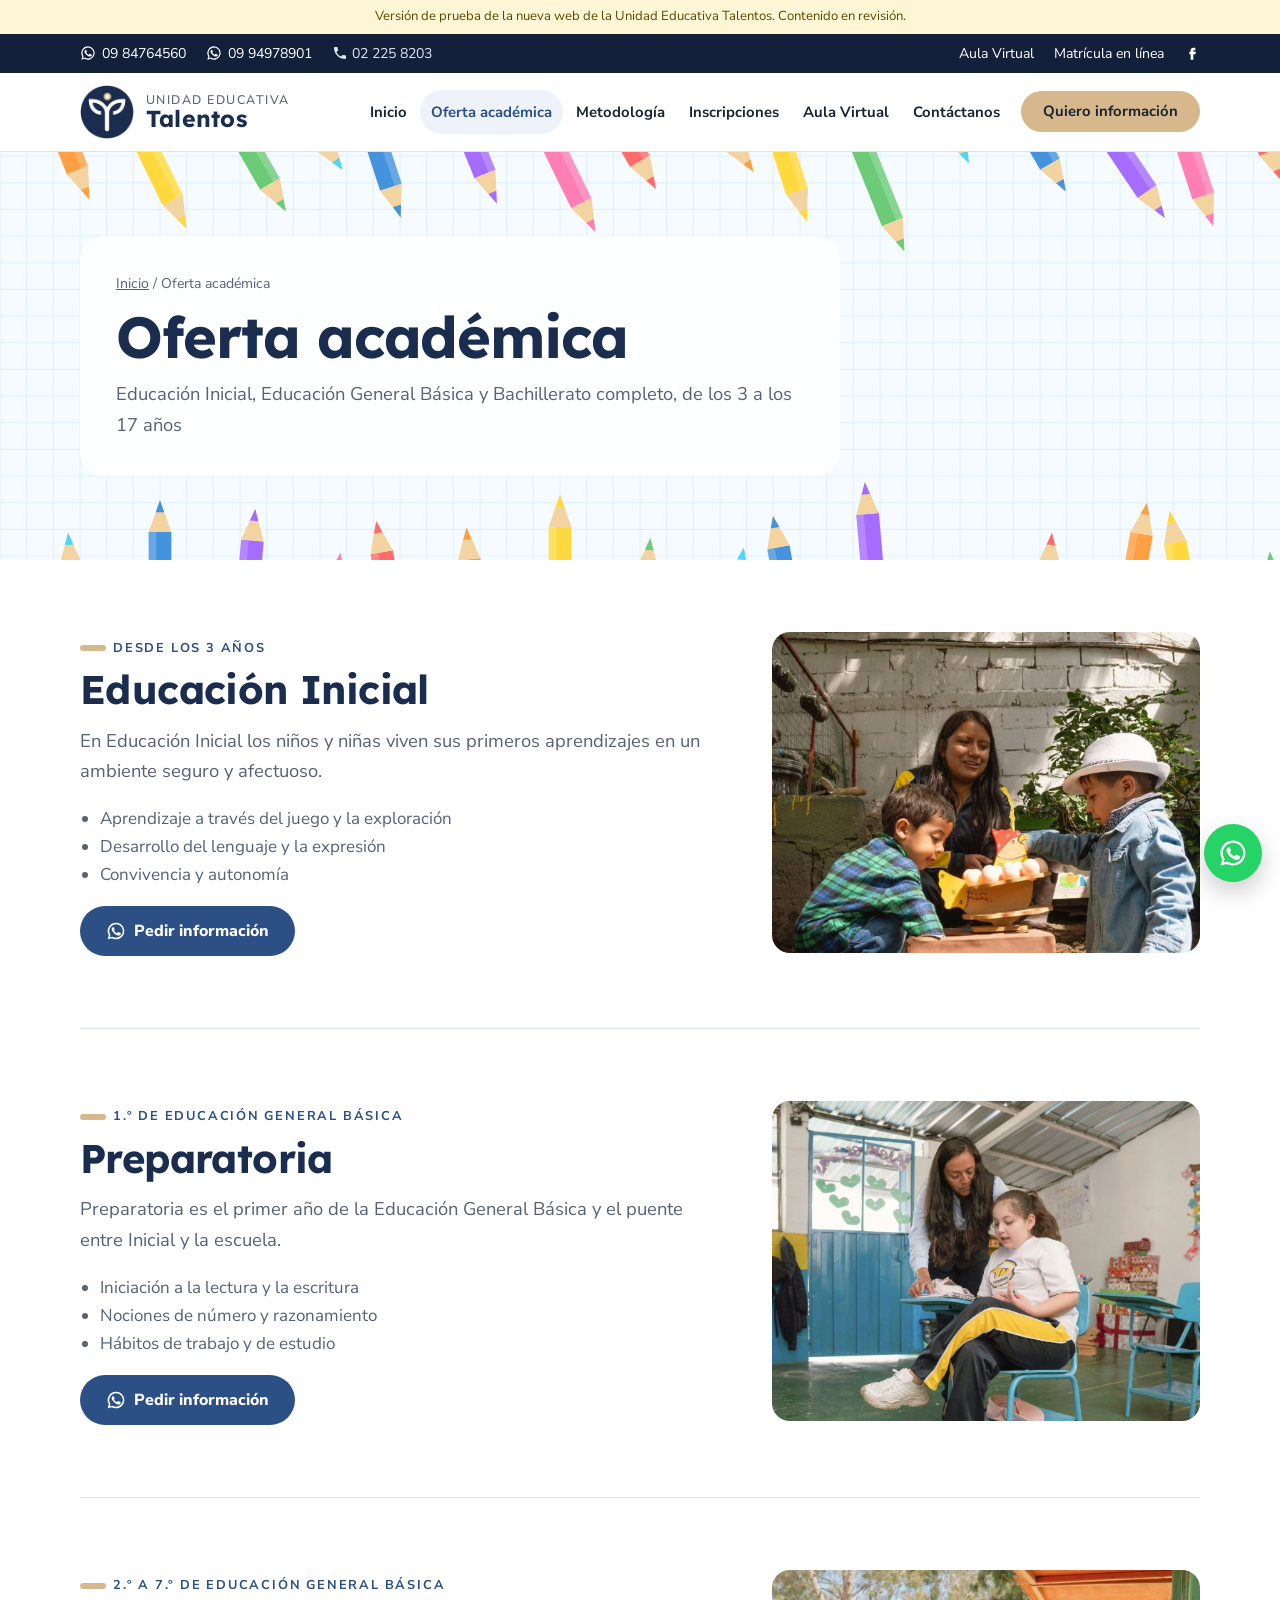
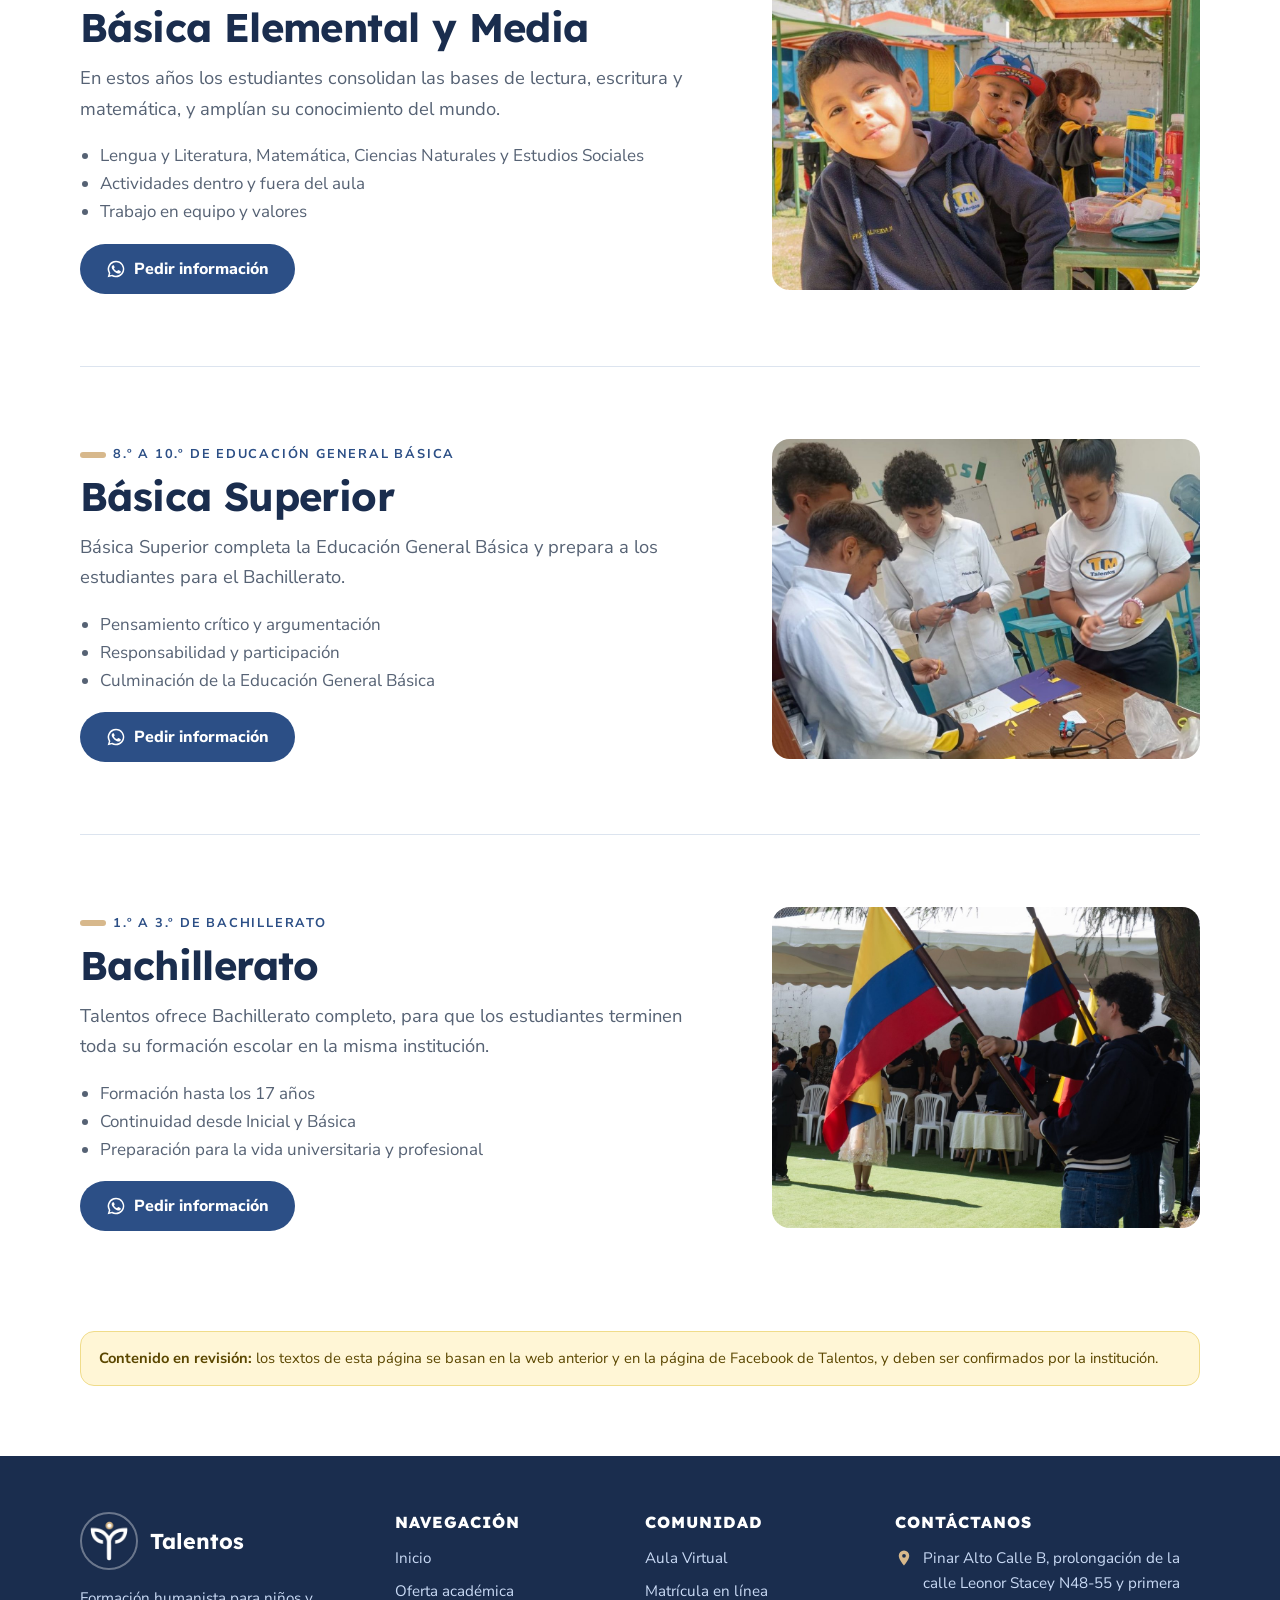
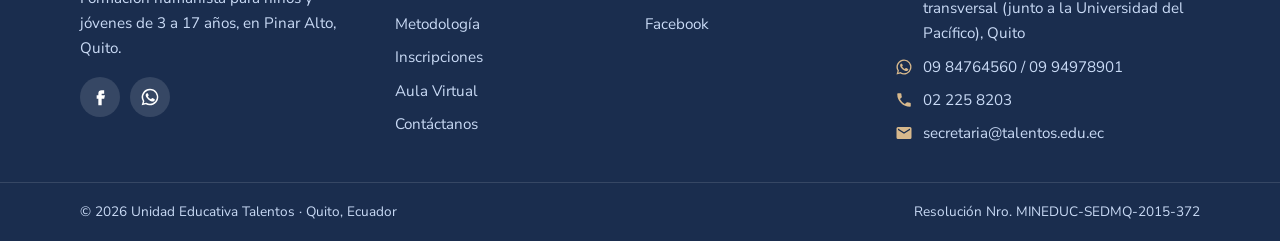
<file: oferta-academica.html>
<!doctype html>
<html lang="es">
<head>
<meta charset="utf-8">
<meta name="viewport" content="width=device-width, initial-scale=1, viewport-fit=cover">
<title>Oferta académica | Talentos</title>
<meta name="claude:viewport-fit-sides" content="cover">
<meta name="description" content="Educación Inicial, Básica y Bachillerato en la Unidad Educativa Talentos.">
<meta name="robots" content="noindex, nofollow">
<link rel="icon" href="img/favicon.png?v=202610291318">
<link rel="preconnect" href="https://fonts.googleapis.com"><link rel="preconnect" href="https://fonts.gstatic.com" crossorigin>
<link rel="stylesheet" href="https://fonts.googleapis.com/css2?family=Lexend:wght@500;600;700&family=Nunito+Sans:opsz,wght@6..12,400;6..12,700;6..12,800&display=swap">
<link rel="stylesheet" href="estilos.css?v=202610291318">
</head>
<body>
<div class="aviso">Versión de prueba de la nueva web de la Unidad Educativa Talentos. Contenido en revisión.</div>
<div class="topbar"><div class="wrap">
  <div class="grupo"><a href="https://wa.me/593984764560?text=Hola%2C%20quisiera%20informaci%C3%B3n%20sobre%20la%20Unidad%20Educativa%20Talentos" target="_blank" rel="noopener"><svg viewBox="0 0 24 24" aria-hidden="true"><path fill="currentColor" d="M12 2a10 10 0 0 0-8.6 15.1L2 22l5-1.3A10 10 0 1 0 12 2zm0 18.2a8.2 8.2 0 0 1-4.2-1.2l-.3-.2-3 .8.8-2.9-.2-.3A8.2 8.2 0 1 1 12 20.2zm4.5-6.1c-.2-.1-1.5-.7-1.7-.8s-.4-.1-.6.1-.7.8-.8 1-.3.2-.5.1a6.7 6.7 0 0 1-3.3-2.9c-.3-.4.3-.4.7-1.4.1-.2 0-.3 0-.5l-.8-1.8c-.2-.5-.4-.4-.6-.4h-.5a1 1 0 0 0-.7.3 3 3 0 0 0-.9 2.2 5.2 5.2 0 0 0 1.1 2.7 11.9 11.9 0 0 0 4.6 4c1.7.7 2.4.8 3.2.7a2.8 2.8 0 0 0 1.8-1.3 2.3 2.3 0 0 0 .2-1.3c-.1-.1-.3-.2-.5-.3z"/></svg> 09 84764560</a><a href="https://wa.me/593994978901?text=Hola%2C%20quisiera%20informaci%C3%B3n%20sobre%20la%20Unidad%20Educativa%20Talentos" target="_blank" rel="noopener"><svg viewBox="0 0 24 24" aria-hidden="true"><path fill="currentColor" d="M12 2a10 10 0 0 0-8.6 15.1L2 22l5-1.3A10 10 0 1 0 12 2zm0 18.2a8.2 8.2 0 0 1-4.2-1.2l-.3-.2-3 .8.8-2.9-.2-.3A8.2 8.2 0 1 1 12 20.2zm4.5-6.1c-.2-.1-1.5-.7-1.7-.8s-.4-.1-.6.1-.7.8-.8 1-.3.2-.5.1a6.7 6.7 0 0 1-3.3-2.9c-.3-.4.3-.4.7-1.4.1-.2 0-.3 0-.5l-.8-1.8c-.2-.5-.4-.4-.6-.4h-.5a1 1 0 0 0-.7.3 3 3 0 0 0-.9 2.2 5.2 5.2 0 0 0 1.1 2.7 11.9 11.9 0 0 0 4.6 4c1.7.7 2.4.8 3.2.7a2.8 2.8 0 0 0 1.8-1.3 2.3 2.3 0 0 0 .2-1.3c-.1-.1-.3-.2-.5-.3z"/></svg> 09 94978901</a><span><svg style="width:16px;height:16px;vertical-align:-3px" viewBox="0 0 24 24" aria-hidden="true"><path fill="currentColor" d="M6.6 10.8a15.2 15.2 0 0 0 6.6 6.6l2.2-2.2a1 1 0 0 1 1-.3 11.4 11.4 0 0 0 3.6.6 1 1 0 0 1 1 1V20a1 1 0 0 1-1 1A17 17 0 0 1 3 4a1 1 0 0 1 1-1h3.5a1 1 0 0 1 1 1 11.4 11.4 0 0 0 .6 3.6 1 1 0 0 1-.3 1z"/></svg> 02 225 8203</span></div>
  <div class="grupo"><a href="aula-virtual.html">Aula Virtual</a><a href="https://www.talentos.edu.ec/matriculas/index.php" target="_blank" rel="noopener">Matrícula en línea</a><a href="https://www.facebook.com/TalentosEcuador/" target="_blank" rel="noopener" aria-label="Facebook"><svg viewBox="0 0 24 24" aria-hidden="true"><path fill="currentColor" d="M14 8h3V4h-3a4 4 0 0 0-4 4v2H8v4h2v8h4v-8h3l1-4h-4V8.5c0-.3.2-.5.5-.5z"/></svg></a></div>
</div></div>
<header class="header"><div class="wrap">
  <a class="logo" href="index.html"><img src="img/logo-talentos.png?v=202610291318" alt="" width="54" height="54"><span>Unidad Educativa<b>Talentos</b></span></a>
  <button class="menu-btn" type="button" aria-expanded="false" aria-controls="nav"><span></span> Menú</button>
  <nav class="nav" id="nav" aria-label="Principal"><ul><li><a href="index.html">Inicio</a></li><li><a href="oferta-academica.html" aria-current="page">Oferta académica</a></li><li><a href="metodologia.html">Metodología</a></li><li><a href="inscripciones.html">Inscripciones</a></li><li><a href="aula-virtual.html">Aula Virtual</a></li><li><a href="contactanos.html">Contáctanos</a></li><li><a class="btn btn-sol" href="https://wa.me/593984764560?text=Hola%2C%20quisiera%20informaci%C3%B3n%20sobre%20la%20Unidad%20Educativa%20Talentos" target="_blank" rel="noopener">Quiero información</a></li></ul></nav>
</div></header>
<main>
<section class="page-head"><div class="wrap"><div class="caja"><div class="migas"><a href="index.html">Inicio</a> / Oferta académica</div><h1>Oferta académica</h1><p class="lead" style="margin-top:12px;margin-bottom:0">Educación Inicial, Educación General Básica y Bachillerato completo, de los 3 a los 17 años</p></div></div></section><div class="wrap"><section class="detalle" id="inicial"><div><span class="eyebrow">Desde los 3 años</span><h2>Educación Inicial</h2><p class="lead" style="margin-top:14px">En Educación Inicial los niños y niñas viven sus primeros aprendizajes en un ambiente seguro y afectuoso.</p><ul><li>Aprendizaje a través del juego y la exploración</li><li>Desarrollo del lenguaje y la expresión</li><li>Convivencia y autonomía</li></ul>
<a class="btn btn-azul" href="https://wa.me/593984764560?text=Hola%2C%20quisiera%20informaci%C3%B3n%20sobre%20la%20Unidad%20Educativa%20Talentos" target="_blank" rel="noopener"><svg viewBox="0 0 24 24" aria-hidden="true"><path fill="currentColor" d="M12 2a10 10 0 0 0-8.6 15.1L2 22l5-1.3A10 10 0 1 0 12 2zm0 18.2a8.2 8.2 0 0 1-4.2-1.2l-.3-.2-3 .8.8-2.9-.2-.3A8.2 8.2 0 1 1 12 20.2zm4.5-6.1c-.2-.1-1.5-.7-1.7-.8s-.4-.1-.6.1-.7.8-.8 1-.3.2-.5.1a6.7 6.7 0 0 1-3.3-2.9c-.3-.4.3-.4.7-1.4.1-.2 0-.3 0-.5l-.8-1.8c-.2-.5-.4-.4-.6-.4h-.5a1 1 0 0 0-.7.3 3 3 0 0 0-.9 2.2 5.2 5.2 0 0 0 1.1 2.7 11.9 11.9 0 0 0 4.6 4c1.7.7 2.4.8 3.2.7a2.8 2.8 0 0 0 1.8-1.3 2.3 2.3 0 0 0 .2-1.3c-.1-.1-.3-.2-.5-.3z"/></svg> Pedir información</a></div><img src="fotos/inicial-aula.jpg?v=202610291318" alt="Educación Inicial" loading="lazy"></section><section class="detalle" id="preparatoria"><div><span class="eyebrow">1.º de Educación General Básica</span><h2>Preparatoria</h2><p class="lead" style="margin-top:14px">Preparatoria es el primer año de la Educación General Básica y el puente entre Inicial y la escuela.</p><ul><li>Iniciación a la lectura y la escritura</li><li>Nociones de número y razonamiento</li><li>Hábitos de trabajo y de estudio</li></ul>
<a class="btn btn-azul" href="https://wa.me/593984764560?text=Hola%2C%20quisiera%20informaci%C3%B3n%20sobre%20la%20Unidad%20Educativa%20Talentos" target="_blank" rel="noopener"><svg viewBox="0 0 24 24" aria-hidden="true"><path fill="currentColor" d="M12 2a10 10 0 0 0-8.6 15.1L2 22l5-1.3A10 10 0 1 0 12 2zm0 18.2a8.2 8.2 0 0 1-4.2-1.2l-.3-.2-3 .8.8-2.9-.2-.3A8.2 8.2 0 1 1 12 20.2zm4.5-6.1c-.2-.1-1.5-.7-1.7-.8s-.4-.1-.6.1-.7.8-.8 1-.3.2-.5.1a6.7 6.7 0 0 1-3.3-2.9c-.3-.4.3-.4.7-1.4.1-.2 0-.3 0-.5l-.8-1.8c-.2-.5-.4-.4-.6-.4h-.5a1 1 0 0 0-.7.3 3 3 0 0 0-.9 2.2 5.2 5.2 0 0 0 1.1 2.7 11.9 11.9 0 0 0 4.6 4c1.7.7 2.4.8 3.2.7a2.8 2.8 0 0 0 1.8-1.3 2.3 2.3 0 0 0 .2-1.3c-.1-.1-.3-.2-.5-.3z"/></svg> Pedir información</a></div><img src="fotos/lectura.jpg?v=202610291318" alt="Preparatoria" loading="lazy"></section><section class="detalle" id="elemental-media"><div><span class="eyebrow">2.º a 7.º de Educación General Básica</span><h2>Básica Elemental y Media</h2><p class="lead" style="margin-top:14px">En estos años los estudiantes consolidan las bases de lectura, escritura y matemática, y amplían su conocimiento del mundo.</p><ul><li>Lengua y Literatura, Matemática, Ciencias Naturales y Estudios Sociales</li><li>Actividades dentro y fuera del aula</li><li>Trabajo en equipo y valores</li></ul>
<a class="btn btn-azul" href="https://wa.me/593984764560?text=Hola%2C%20quisiera%20informaci%C3%B3n%20sobre%20la%20Unidad%20Educativa%20Talentos" target="_blank" rel="noopener"><svg viewBox="0 0 24 24" aria-hidden="true"><path fill="currentColor" d="M12 2a10 10 0 0 0-8.6 15.1L2 22l5-1.3A10 10 0 1 0 12 2zm0 18.2a8.2 8.2 0 0 1-4.2-1.2l-.3-.2-3 .8.8-2.9-.2-.3A8.2 8.2 0 1 1 12 20.2zm4.5-6.1c-.2-.1-1.5-.7-1.7-.8s-.4-.1-.6.1-.7.8-.8 1-.3.2-.5.1a6.7 6.7 0 0 1-3.3-2.9c-.3-.4.3-.4.7-1.4.1-.2 0-.3 0-.5l-.8-1.8c-.2-.5-.4-.4-.6-.4h-.5a1 1 0 0 0-.7.3 3 3 0 0 0-.9 2.2 5.2 5.2 0 0 0 1.1 2.7 11.9 11.9 0 0 0 4.6 4c1.7.7 2.4.8 3.2.7a2.8 2.8 0 0 0 1.8-1.3 2.3 2.3 0 0 0 .2-1.3c-.1-.1-.3-.2-.5-.3z"/></svg> Pedir información</a></div><img src="fotos/patio.jpg?v=202610291318" alt="Básica Elemental y Media" loading="lazy"></section><section class="detalle" id="superior"><div><span class="eyebrow">8.º a 10.º de Educación General Básica</span><h2>Básica Superior</h2><p class="lead" style="margin-top:14px">Básica Superior completa la Educación General Básica y prepara a los estudiantes para el Bachillerato.</p><ul><li>Pensamiento crítico y argumentación</li><li>Responsabilidad y participación</li><li>Culminación de la Educación General Básica</li></ul>
<a class="btn btn-azul" href="https://wa.me/593984764560?text=Hola%2C%20quisiera%20informaci%C3%B3n%20sobre%20la%20Unidad%20Educativa%20Talentos" target="_blank" rel="noopener"><svg viewBox="0 0 24 24" aria-hidden="true"><path fill="currentColor" d="M12 2a10 10 0 0 0-8.6 15.1L2 22l5-1.3A10 10 0 1 0 12 2zm0 18.2a8.2 8.2 0 0 1-4.2-1.2l-.3-.2-3 .8.8-2.9-.2-.3A8.2 8.2 0 1 1 12 20.2zm4.5-6.1c-.2-.1-1.5-.7-1.7-.8s-.4-.1-.6.1-.7.8-.8 1-.3.2-.5.1a6.7 6.7 0 0 1-3.3-2.9c-.3-.4.3-.4.7-1.4.1-.2 0-.3 0-.5l-.8-1.8c-.2-.5-.4-.4-.6-.4h-.5a1 1 0 0 0-.7.3 3 3 0 0 0-.9 2.2 5.2 5.2 0 0 0 1.1 2.7 11.9 11.9 0 0 0 4.6 4c1.7.7 2.4.8 3.2.7a2.8 2.8 0 0 0 1.8-1.3 2.3 2.3 0 0 0 .2-1.3c-.1-.1-.3-.2-.5-.3z"/></svg> Pedir información</a></div><img src="fotos/fisica.jpg?v=202610291318" alt="Básica Superior" loading="lazy"></section><section class="detalle" id="bachillerato"><div><span class="eyebrow">1.º a 3.º de Bachillerato</span><h2>Bachillerato</h2><p class="lead" style="margin-top:14px">Talentos ofrece Bachillerato completo, para que los estudiantes terminen toda su formación escolar en la misma institución.</p><ul><li>Formación hasta los 17 años</li><li>Continuidad desde Inicial y Básica</li><li>Preparación para la vida universitaria y profesional</li></ul>
<a class="btn btn-azul" href="https://wa.me/593984764560?text=Hola%2C%20quisiera%20informaci%C3%B3n%20sobre%20la%20Unidad%20Educativa%20Talentos" target="_blank" rel="noopener"><svg viewBox="0 0 24 24" aria-hidden="true"><path fill="currentColor" d="M12 2a10 10 0 0 0-8.6 15.1L2 22l5-1.3A10 10 0 1 0 12 2zm0 18.2a8.2 8.2 0 0 1-4.2-1.2l-.3-.2-3 .8.8-2.9-.2-.3A8.2 8.2 0 1 1 12 20.2zm4.5-6.1c-.2-.1-1.5-.7-1.7-.8s-.4-.1-.6.1-.7.8-.8 1-.3.2-.5.1a6.7 6.7 0 0 1-3.3-2.9c-.3-.4.3-.4.7-1.4.1-.2 0-.3 0-.5l-.8-1.8c-.2-.5-.4-.4-.6-.4h-.5a1 1 0 0 0-.7.3 3 3 0 0 0-.9 2.2 5.2 5.2 0 0 0 1.1 2.7 11.9 11.9 0 0 0 4.6 4c1.7.7 2.4.8 3.2.7a2.8 2.8 0 0 0 1.8-1.3 2.3 2.3 0 0 0 .2-1.3c-.1-.1-.3-.2-.5-.3z"/></svg> Pedir información</a></div><img src="img/bachillerato.jpg?v=202610291318" alt="Bachillerato" loading="lazy"></section><p class="nota"><strong>Contenido en revisión:</strong> los textos de esta página se basan en la web anterior y en la página de Facebook de Talentos, y deben ser confirmados por la institución.</p><div style="height:56px"></div></div>
</main>
<footer class="footer">
  <div class="wrap">
    <div><span class="logo-pie"><img src="img/logo-talentos.png?v=202610291318" alt="" width="58" height="58"><b>Talentos</b></span>
      <p style="margin-top:16px">Formación humanista para niños y jóvenes de 3 a 17 años, en Pinar Alto, Quito.</p>
      <div class="redes"><a href="https://www.facebook.com/TalentosEcuador/" target="_blank" rel="noopener" aria-label="Facebook"><svg viewBox="0 0 24 24" aria-hidden="true"><path fill="currentColor" d="M14 8h3V4h-3a4 4 0 0 0-4 4v2H8v4h2v8h4v-8h3l1-4h-4V8.5c0-.3.2-.5.5-.5z"/></svg></a><a href="https://wa.me/593984764560?text=Hola%2C%20quisiera%20informaci%C3%B3n%20sobre%20la%20Unidad%20Educativa%20Talentos" target="_blank" rel="noopener" aria-label="WhatsApp"><svg viewBox="0 0 24 24" aria-hidden="true"><path fill="currentColor" d="M12 2a10 10 0 0 0-8.6 15.1L2 22l5-1.3A10 10 0 1 0 12 2zm0 18.2a8.2 8.2 0 0 1-4.2-1.2l-.3-.2-3 .8.8-2.9-.2-.3A8.2 8.2 0 1 1 12 20.2zm4.5-6.1c-.2-.1-1.5-.7-1.7-.8s-.4-.1-.6.1-.7.8-.8 1-.3.2-.5.1a6.7 6.7 0 0 1-3.3-2.9c-.3-.4.3-.4.7-1.4.1-.2 0-.3 0-.5l-.8-1.8c-.2-.5-.4-.4-.6-.4h-.5a1 1 0 0 0-.7.3 3 3 0 0 0-.9 2.2 5.2 5.2 0 0 0 1.1 2.7 11.9 11.9 0 0 0 4.6 4c1.7.7 2.4.8 3.2.7a2.8 2.8 0 0 0 1.8-1.3 2.3 2.3 0 0 0 .2-1.3c-.1-.1-.3-.2-.5-.3z"/></svg></a></div></div>
    <div><h4>Navegación</h4><ul><li><a href="index.html">Inicio</a></li><li><a href="oferta-academica.html">Oferta académica</a></li><li><a href="metodologia.html">Metodología</a></li><li><a href="inscripciones.html">Inscripciones</a></li><li><a href="aula-virtual.html">Aula Virtual</a></li><li><a href="contactanos.html">Contáctanos</a></li></ul></div>
    <div><h4>Comunidad</h4><ul><li><a href="aula-virtual.html">Aula Virtual</a></li><li><a href="https://www.talentos.edu.ec/matriculas/index.php" target="_blank" rel="noopener">Matrícula en línea</a></li><li><a href="https://www.facebook.com/TalentosEcuador/" target="_blank" rel="noopener">Facebook</a></li></ul></div>
    <div><h4>Contáctanos</h4><ul class="contacto-pie">
      <li><svg viewBox="0 0 24 24" aria-hidden="true"><path fill="currentColor" d="M12 2a7 7 0 0 0-7 7c0 5.2 7 13 7 13s7-7.8 7-13a7 7 0 0 0-7-7zm0 9.5A2.5 2.5 0 1 1 12 6.5a2.5 2.5 0 0 1 0 5z"/></svg><span>Pinar Alto Calle B, prolongación de la calle Leonor Stacey N48-55 y primera transversal (junto a la Universidad del Pacífico), Quito</span></li>
      <li><svg viewBox="0 0 24 24" aria-hidden="true"><path fill="currentColor" d="M12 2a10 10 0 0 0-8.6 15.1L2 22l5-1.3A10 10 0 1 0 12 2zm0 18.2a8.2 8.2 0 0 1-4.2-1.2l-.3-.2-3 .8.8-2.9-.2-.3A8.2 8.2 0 1 1 12 20.2zm4.5-6.1c-.2-.1-1.5-.7-1.7-.8s-.4-.1-.6.1-.7.8-.8 1-.3.2-.5.1a6.7 6.7 0 0 1-3.3-2.9c-.3-.4.3-.4.7-1.4.1-.2 0-.3 0-.5l-.8-1.8c-.2-.5-.4-.4-.6-.4h-.5a1 1 0 0 0-.7.3 3 3 0 0 0-.9 2.2 5.2 5.2 0 0 0 1.1 2.7 11.9 11.9 0 0 0 4.6 4c1.7.7 2.4.8 3.2.7a2.8 2.8 0 0 0 1.8-1.3 2.3 2.3 0 0 0 .2-1.3c-.1-.1-.3-.2-.5-.3z"/></svg><span>09 84764560 / 09 94978901</span></li>
      <li><svg viewBox="0 0 24 24" aria-hidden="true"><path fill="currentColor" d="M6.6 10.8a15.2 15.2 0 0 0 6.6 6.6l2.2-2.2a1 1 0 0 1 1-.3 11.4 11.4 0 0 0 3.6.6 1 1 0 0 1 1 1V20a1 1 0 0 1-1 1A17 17 0 0 1 3 4a1 1 0 0 1 1-1h3.5a1 1 0 0 1 1 1 11.4 11.4 0 0 0 .6 3.6 1 1 0 0 1-.3 1z"/></svg><span>02 225 8203</span></li>
      <li><svg viewBox="0 0 24 24" aria-hidden="true"><path fill="currentColor" d="M20 4H4a2 2 0 0 0-2 2v12a2 2 0 0 0 2 2h16a2 2 0 0 0 2-2V6a2 2 0 0 0-2-2zm0 4-8 5-8-5V6l8 5 8-5z"/></svg><span>secretaria@talentos.edu.ec</span></li></ul></div>
  </div>
  <div class="legal"><div class="wrap"><span>© <span id="anio">2026</span> Unidad Educativa Talentos · Quito, Ecuador</span><span>Resolución Nro. MINEDUC-SEDMQ-2015-372</span></div></div>
</footer>
<a class="wa-flot" href="https://wa.me/593984764560?text=Hola%2C%20quisiera%20informaci%C3%B3n%20sobre%20la%20Unidad%20Educativa%20Talentos" target="_blank" rel="noopener" aria-label="Escríbenos por WhatsApp"><svg viewBox="0 0 24 24" aria-hidden="true"><path fill="currentColor" d="M12 2a10 10 0 0 0-8.6 15.1L2 22l5-1.3A10 10 0 1 0 12 2zm0 18.2a8.2 8.2 0 0 1-4.2-1.2l-.3-.2-3 .8.8-2.9-.2-.3A8.2 8.2 0 1 1 12 20.2zm4.5-6.1c-.2-.1-1.5-.7-1.7-.8s-.4-.1-.6.1-.7.8-.8 1-.3.2-.5.1a6.7 6.7 0 0 1-3.3-2.9c-.3-.4.3-.4.7-1.4.1-.2 0-.3 0-.5l-.8-1.8c-.2-.5-.4-.4-.6-.4h-.5a1 1 0 0 0-.7.3 3 3 0 0 0-.9 2.2 5.2 5.2 0 0 0 1.1 2.7 11.9 11.9 0 0 0 4.6 4c1.7.7 2.4.8 3.2.7a2.8 2.8 0 0 0 1.8-1.3 2.3 2.3 0 0 0 .2-1.3c-.1-.1-.3-.2-.5-.3z"/></svg></a>
<script>document.addEventListener('DOMContentLoaded',function(){var b=document.querySelector('.menu-btn'),n=document.getElementById('nav');
if(b&&n){b.addEventListener('click',function(){var a=n.classList.toggle('abierto');b.setAttribute('aria-expanded',a?'true':'false');});}
var y=document.getElementById('anio');if(y)y.textContent=new Date().getFullYear();});</script>
</body>
</html>
</file>
<file: estilos.css>
/* Concepto: el brote del logo — azul marino y dorado de la marca sobre hojas cuadriculadas de cuaderno */
:root{
  --azul:#2c4f86; --azul-osc:#1a2d4e; --cielo:#8fb3e6; --cielo-claro:#eef3fa;
  --sol:#d7b88c; --sol-osc:#c29d66; --coral:#e07a5f; --verde:#6a9f7a;
  --tinta:#1a2433; --gris:#566274; --linea:#dce4ef; --papel:#ffffff;
  --f-display:"Lexend","Trebuchet MS",system-ui,sans-serif;
  --f-texto:"Nunito Sans","Segoe UI",system-ui,sans-serif;
  --radio:18px; --ancho:1160px;
  color-scheme:light;
}
*{box-sizing:border-box}
html{scroll-behavior:smooth}
@media (prefers-reduced-motion:reduce){html{scroll-behavior:auto}*{transition:none!important;animation:none!important}}
body{margin:0;background:var(--papel);color:var(--tinta);font:17px/1.65 var(--f-texto);-webkit-font-smoothing:antialiased}
img{max-width:100%;display:block}
a{color:var(--azul)}
a:focus-visible,button:focus-visible,summary:focus-visible{outline:3px solid var(--sol);outline-offset:3px;border-radius:6px}
h1,h2,h3{font-family:var(--f-display);line-height:1.08;margin:0;text-wrap:balance;color:var(--azul-osc)}
h1{font-size:clamp(2.2rem,4.6vw,3.6rem);font-weight:700;letter-spacing:-.02em}
h2{font-size:clamp(1.8rem,3.2vw,2.5rem);font-weight:700;letter-spacing:-.015em}
h3{font-size:1.3rem;font-weight:600}
p{margin:0 0 1em;max-width:65ch}
.wrap{max-width:var(--ancho);margin:0 auto;padding-left:max(20px,env(safe-area-inset-left,0px));padding-right:max(20px,env(safe-area-inset-right,0px))}
.eyebrow{font:700 .8rem/1 var(--f-texto);letter-spacing:.14em;text-transform:uppercase;color:var(--azul);display:inline-flex;align-items:center;gap:.55em;margin-bottom:14px}
.eyebrow:before{content:"";width:26px;height:6px;border-radius:3px;background:var(--sol)}
.section{padding-block:clamp(56px,8vw,96px)}
.center{text-align:center}.center p{margin-inline:auto}.center .eyebrow{justify-content:center}
.lead{font-size:1.15rem;color:var(--gris)}

/* aviso de prueba */
.aviso{background:#fff6d6;color:#5b4700;font-size:.82rem;text-align:center;padding:6px max(16px,env(safe-area-inset-right,0px)) 6px max(16px,env(safe-area-inset-left,0px))}

/* barra superior */
.topbar{background:#12203a;color:#dfe6f2;font-size:.88rem}
.topbar .wrap{display:flex;justify-content:space-between;align-items:center;gap:10px 22px;flex-wrap:wrap;padding-block:8px}
.topbar a{color:#fff;text-decoration:none;display:inline-flex;align-items:center;gap:6px}
.topbar a:hover{text-decoration:underline}
.topbar svg{width:16px;height:16px}
.topbar .grupo{display:flex;gap:6px 20px;flex-wrap:wrap;align-items:center}

/* cabecera */
.header{position:sticky;top:0;z-index:20;background:rgba(255,255,255,.96);backdrop-filter:blur(8px);border-bottom:1px solid var(--linea)}
.header .wrap{display:flex;align-items:center;justify-content:space-between;gap:16px;min-height:78px}
.logo{display:flex;align-items:center;gap:12px;text-decoration:none;color:var(--azul-osc)}
.logo img{height:54px;width:54px}
.logo span{white-space:nowrap;font:500 .78rem/1.1 var(--f-texto);letter-spacing:.12em;text-transform:uppercase;color:var(--gris)}
.logo b{display:block;font:700 1.45rem/1 var(--f-display);letter-spacing:.01em;color:var(--azul-osc);text-transform:none}
.nav ul{list-style:none;margin:0;padding:0;display:flex;gap:2px;align-items:center}
.nav a{display:block;padding:10px 11px;border-radius:999px;color:var(--tinta);text-decoration:none;font-weight:700;font-size:.93rem;white-space:nowrap}
.nav a:hover{background:var(--cielo-claro);color:var(--azul)}
.nav a[aria-current="page"]{color:var(--azul);background:var(--cielo-claro)}
.btn{display:inline-flex;align-items:center;justify-content:center;gap:8px;padding:13px 24px;border-radius:999px;font:800 1rem/1 var(--f-texto);text-decoration:none;border:2px solid transparent;cursor:pointer;transition:transform .15s,box-shadow .15s,background .15s}
.btn svg{width:20px;height:20px}
.btn-sol{background:var(--sol);color:var(--azul-osc)}
.btn-sol:hover{background:var(--sol-osc);transform:translateY(-2px)}
.btn-azul{background:var(--azul);color:#fff}
.btn-azul:hover{background:var(--azul-osc);transform:translateY(-2px)}
.btn-linea{border-color:currentColor;color:var(--azul);background:transparent}
.btn-linea:hover{background:var(--cielo-claro)}
.nav .btn{margin-left:8px;padding:11px 20px}
.menu-btn{display:none}
@media (max-width:1100px){
  .menu-btn{display:inline-flex;align-items:center;gap:8px;background:var(--cielo-claro);color:var(--azul);border:0;border-radius:999px;padding:10px 16px;font:800 .95rem var(--f-texto);cursor:pointer}
  .menu-btn span{display:block;width:18px;height:2px;background:currentColor;box-shadow:0 6px currentColor,0 -6px currentColor}
  .nav{position:absolute;left:0;right:0;top:100%;background:#fff;border-bottom:1px solid var(--linea);box-shadow:0 18px 30px rgba(15,63,125,.12);display:none}
  .nav.abierto{display:block}
  .nav ul{flex-direction:column;align-items:stretch;padding:10px max(20px,env(safe-area-inset-right,0px)) 18px max(20px,env(safe-area-inset-left,0px))}
  .nav a{border-radius:12px;padding:13px 14px}
  .nav .btn{margin:8px 0 0}
}

/* portada */
.hero{position:relative;overflow:hidden;background:var(--cielo-claro) url(img/slide-lapices.svg?v=202610291318) center/cover no-repeat}
.hero .wrap{display:grid;grid-template-columns:minmax(0,1.05fr) minmax(0,.95fr);gap:40px;align-items:center;padding-block:clamp(56px,8vw,104px)}
.hero-card{background:rgba(255,255,255,.93);border-radius:28px;padding:clamp(26px,4vw,46px);box-shadow:0 24px 60px rgba(15,63,125,.14)}
.hero-card p{font-size:1.15rem;color:var(--gris);margin-top:16px}
.hero-card .acciones{display:flex;gap:12px;flex-wrap:wrap;margin-top:22px}
.hero-chips{display:flex;gap:10px;flex-wrap:wrap;margin-top:22px}
.chip{background:var(--cielo-claro);color:var(--azul-osc);border-radius:999px;padding:7px 14px;font-weight:700;font-size:.9rem}
.hero-foto{position:relative;min-width:0}
.hero-foto img{border-radius:28px;width:100%;aspect-ratio:4/3;object-fit:cover;border:8px solid #fff;box-shadow:0 24px 60px rgba(15,63,125,.18);transform:rotate(2deg)}
.hero-foto .sello{position:absolute;left:-14px;bottom:-16px;background:var(--azul-osc);color:#fff;font:600 1rem/1.15 var(--f-display);border-radius:20px;padding:14px 18px;box-shadow:0 12px 26px rgba(0,0,0,.12);transform:rotate(-4deg)}
.hero-foto .sello b{display:block;font-size:1.5rem;color:var(--sol)}
@media (max-width:860px){.hero .wrap{grid-template-columns:1fr}.hero-foto{max-width:520px}}

/* bienvenida */
.split{display:grid;grid-template-columns:minmax(0,1fr) minmax(0,1fr);gap:clamp(28px,5vw,64px);align-items:center}
.split img{border-radius:var(--radio);width:100%;max-width:360px;justify-self:center;aspect-ratio:4/3;object-fit:cover;box-shadow:0 16px 40px rgba(26,45,78,.14)}
.split img.foto-bienvenida{aspect-ratio:4/5}
@media (max-width:820px){.split{grid-template-columns:1fr}}
.datos{display:grid;grid-template-columns:repeat(3,minmax(0,1fr));gap:14px;margin-top:22px}
.dato{background:var(--cielo-claro);border-radius:14px;padding:16px}
.dato b{display:block;font:700 1.25rem/1.15 var(--f-display);color:var(--azul)}
.dato span{font-size:.9rem;color:var(--gris)}
@media (max-width:520px){.datos{grid-template-columns:1fr}}

/* oferta */
.fondo-cuadro{background-color:var(--cielo-claro);background-image:linear-gradient(var(--linea) 1px,transparent 1px),linear-gradient(90deg,var(--linea) 1px,transparent 1px);background-size:32px 32px}
.niveles{display:grid;grid-template-columns:repeat(auto-fit,minmax(min(100%,200px),1fr));gap:18px;margin-top:40px}
.nivel{background:#fff;border-radius:var(--radio);overflow:hidden;box-shadow:0 10px 30px rgba(15,63,125,.08);display:flex;flex-direction:column;border-top:8px solid var(--c,var(--azul))}
.nivel img{aspect-ratio:16/10;object-fit:cover;width:100%}
.nivel .cuerpo{padding:22px 22px 24px;display:flex;flex-direction:column;gap:8px;flex:1}
.nivel .edad{font-weight:800;color:var(--c,var(--azul));font-size:.92rem;letter-spacing:.04em;text-transform:uppercase}
.nivel p{color:var(--gris);font-size:.98rem;margin:0}
.nivel a.mas{margin-top:auto;padding-top:10px;font-weight:800;text-decoration:none}
.nivel a.mas:after{content:" →"}

/* metodología */
.pilares{display:grid;grid-template-columns:repeat(auto-fit,minmax(min(100%,280px),1fr));gap:22px;margin-top:36px}
.pilar{border:2px solid var(--linea);border-radius:var(--radio);padding:28px}
.pilar .ico{width:56px;height:56px;border-radius:16px;display:grid;place-items:center;font:800 1.6rem var(--f-display);color:#fff;background:var(--c,var(--azul));margin-bottom:16px}
.pilar p{color:var(--gris);margin:8px 0 0}

/* galería */
.galeria{display:grid;grid-template-columns:repeat(3,minmax(0,1fr));gap:18px;margin-top:36px}
.galeria figure{margin:0;position:relative;border-radius:var(--radio);overflow:hidden;background:var(--cielo-claro)}
.galeria img{width:100%;aspect-ratio:4/3;object-fit:cover;transition:transform .4s}
.galeria figure:hover img{transform:scale(1.04)}
.galeria figcaption{position:absolute;left:12px;bottom:12px;background:rgba(255,255,255,.94);color:var(--azul-osc);font-weight:800;font-size:.9rem;padding:6px 12px;border-radius:999px}
@media (max-width:760px){.galeria{grid-template-columns:repeat(2,minmax(0,1fr))}}


/* banda inscripciones */
.banda{background:var(--azul) url(img/slide-ninos.svg?v=202610291318) center bottom/cover no-repeat;color:#fff;position:relative}
.banda:before{content:"";position:absolute;inset:0;background:linear-gradient(180deg,rgba(26,45,78,.93) 0%,rgba(26,45,78,.8) 55%,rgba(26,45,78,.2) 100%)}
.banda .wrap{position:relative;padding-block:clamp(60px,8vw,96px) clamp(140px,16vw,220px)}
.banda h2{color:#fff}.banda p{color:#e3eeff}
.banda .eyebrow{color:var(--sol)}
.pasos{list-style:none;padding:0;margin:28px 0;display:grid;grid-template-columns:repeat(3,minmax(0,1fr));gap:18px;counter-reset:p}
.pasos li{counter-increment:p;background:rgba(255,255,255,.12);border:1px solid rgba(255,255,255,.25);border-radius:var(--radio);padding:22px}
.pasos li:before{content:counter(p);display:grid;place-items:center;width:42px;height:42px;border-radius:50%;background:var(--sol);color:var(--azul-osc);font:800 1.3rem var(--f-display);margin-bottom:12px}
.pasos b{display:block;font-size:1.1rem;margin-bottom:4px}
@media (max-width:760px){.pasos{grid-template-columns:1fr}}

/* contacto */
.contacto{display:grid;grid-template-columns:minmax(0,.9fr) minmax(0,1.1fr);gap:clamp(24px,4vw,48px);align-items:start}
@media (max-width:860px){.contacto{grid-template-columns:1fr}}
.lista-contacto{list-style:none;padding:0;margin:20px 0 0;display:grid;gap:14px}
.lista-contacto li{display:flex;gap:14px;align-items:flex-start}
.lista-contacto .i{flex:none;width:44px;height:44px;border-radius:12px;background:var(--cielo-claro);color:var(--azul);display:grid;place-items:center}
.lista-contacto .i svg{width:22px;height:22px}
.lista-contacto b{display:block;font-size:.8rem;letter-spacing:.1em;text-transform:uppercase;color:var(--gris)}
.lista-contacto span{font-weight:700;user-select:all}
.mapa{border-radius:var(--radio);overflow:hidden;border:1px solid var(--linea);display:block;position:relative}
.mapa img{width:100%;aspect-ratio:16/10;object-fit:cover}
.mapa .ver{position:absolute;right:12px;bottom:12px}
.credito{font-size:.78rem;color:var(--gris);margin-top:6px}

/* cabecera de página interna */
.page-head{background:var(--cielo-claro) url(img/slide-lapices.svg?v=202610291318) center/cover;padding-block:clamp(48px,7vw,84px)}
.page-head .caja{background:rgba(255,255,255,.93);border-radius:24px;padding:clamp(22px,3vw,36px);max-width:760px}
.migas{font-size:.88rem;color:var(--gris);margin-bottom:10px}.migas a{color:var(--gris)}
.nota{background:#fff6d6;border:1px solid #f0dc8a;color:#5b4700;border-radius:14px;padding:14px 18px;font-size:.92rem;margin-top:28px;max-width:none}
.detalle{display:grid;grid-template-columns:minmax(0,1.2fr) minmax(0,.8fr);gap:clamp(24px,4vw,56px);align-items:start;padding-block:clamp(40px,6vw,72px);border-bottom:1px solid var(--linea)}
.detalle:last-of-type{border-bottom:0}
.detalle img{border-radius:var(--radio);width:100%;aspect-ratio:4/3;object-fit:cover}
.detalle ul{padding-left:1.2em;color:var(--gris)}
@media (max-width:820px){.detalle{grid-template-columns:1fr}}

/* pie */
.footer{background:var(--azul-osc);color:#c9daf5;font-size:.95rem}
.footer .wrap{display:grid;grid-template-columns:1.3fr 1fr 1fr 1.4fr;gap:32px;padding-block:56px 36px}
.footer h4{font:800 1rem var(--f-display);color:#fff;letter-spacing:.06em;text-transform:uppercase;margin:0 0 14px}
.footer ul{list-style:none;margin:0;padding:0;display:grid;gap:8px}
.footer a{color:#c9daf5;text-decoration:none}.footer a:hover{color:#fff;text-decoration:underline}
.footer .logo-pie{display:flex;align-items:center;gap:12px;color:#fff}
.footer .logo-pie img{height:58px;width:58px;border:2px solid rgba(255,255,255,.35);border-radius:50%}
.footer .logo-pie b{font:700 1.35rem/1 var(--f-display)}
.redes{display:flex;gap:10px;margin-top:16px}
.redes a{width:40px;height:40px;border-radius:50%;background:rgba(255,255,255,.12);display:grid;place-items:center;color:#fff}
.redes a:hover{background:var(--sol);color:var(--azul-osc)}
.redes svg{width:20px;height:20px}
.footer .contacto-pie li{display:flex;gap:10px}.footer .contacto-pie svg{width:18px;height:18px;flex:none;margin-top:3px;color:var(--sol)}
.legal{border-top:1px solid rgba(255,255,255,.12)}
.legal .wrap{display:flex;justify-content:space-between;gap:10px;flex-wrap:wrap;padding-block:18px;font-size:.85rem;grid-template-columns:none}
@media (max-width:900px){.footer .wrap{grid-template-columns:1fr 1fr}}
@media (max-width:520px){.footer .wrap{grid-template-columns:1fr}}

/* botón flotante WhatsApp */
.wa-flot{position:fixed;right:max(18px,env(safe-area-inset-right,0px));bottom:max(18px,env(safe-area-inset-bottom,0px));z-index:30;width:58px;height:58px;border-radius:50%;background:#25d366;color:#fff;display:grid;place-items:center;box-shadow:0 10px 24px rgba(0,0,0,.2)}
.wa-flot svg{width:30px;height:30px}
.wa-flot:hover{transform:scale(1.06)}

/* celular: fotos de baja resolución, se muestran más pequeñas para que no se estiren */
@media (max-width:600px){
  .hero-foto{max-width:270px;margin:6px auto 0}
  .split img,.detalle img{max-width:300px;margin-inline:auto}
  .nivel{flex-direction:row;border-top:0;border-left:6px solid var(--c,var(--azul))}
  .nivel img{width:92px;height:92px;flex:none;aspect-ratio:1;object-fit:cover;border-radius:12px;margin:14px 0 0 14px}
  .nivel .cuerpo{padding:14px 16px;gap:4px}
  .nivel h3{font-size:1.1rem}
  .galeria{grid-template-columns:repeat(2,minmax(0,1fr));gap:10px}
  .galeria figcaption{left:6px;bottom:6px;font-size:.72rem;padding:4px 8px}
}

/* aula virtual */
.accesos{display:grid;grid-template-columns:repeat(3,minmax(0,1fr));gap:18px;margin-top:8px}
.acceso{background:#fff;border:2px solid var(--linea);border-radius:var(--radio);padding:24px;display:flex;flex-direction:column;gap:10px;text-decoration:none;color:var(--tinta);transition:border-color .15s,transform .15s}
.acceso:hover{border-color:var(--sol);transform:translateY(-3px)}
.acceso b{font:600 1.2rem var(--f-display);color:var(--azul-osc)}
.acceso span{color:var(--gris);font-size:.95rem}
.acceso em{font-style:normal;font-weight:800;color:var(--azul);margin-top:auto}
.acceso.principal{background:var(--azul-osc);border-color:var(--azul-osc);color:#fff}
.acceso.principal b{color:#fff}.acceso.principal span{color:#c9d6ea}.acceso.principal em{color:var(--sol)}
@media (max-width:820px){.accesos{grid-template-columns:1fr}}
.pasos-claros{list-style:none;padding:0;margin:20px 0 0;display:grid;gap:14px;counter-reset:q}
.pasos-claros li{counter-increment:q;display:flex;gap:16px;align-items:flex-start;background:#fff;border:1px solid var(--linea);border-radius:14px;padding:16px 18px}
.pasos-claros li:before{content:counter(q);flex:none;width:36px;height:36px;border-radius:50%;background:var(--sol);color:var(--azul-osc);display:grid;place-items:center;font:700 1.1rem var(--f-display)}
.pasos-claros code{background:var(--cielo-claro);padding:2px 8px;border-radius:6px;font-size:.95em;color:var(--azul-osc);word-break:break-all}
.perfiles{display:grid;grid-template-columns:repeat(3,minmax(0,1fr));gap:22px;margin-top:36px}
.perfil{border-radius:var(--radio);padding:26px;background:#fff;border-top:6px solid var(--c,var(--azul));box-shadow:0 10px 30px rgba(26,45,78,.07)}
.perfil ul{margin:12px 0 0;padding-left:1.1em;color:var(--gris);display:grid;gap:8px}
@media (max-width:900px){.perfiles{grid-template-columns:1fr}}
</file>
